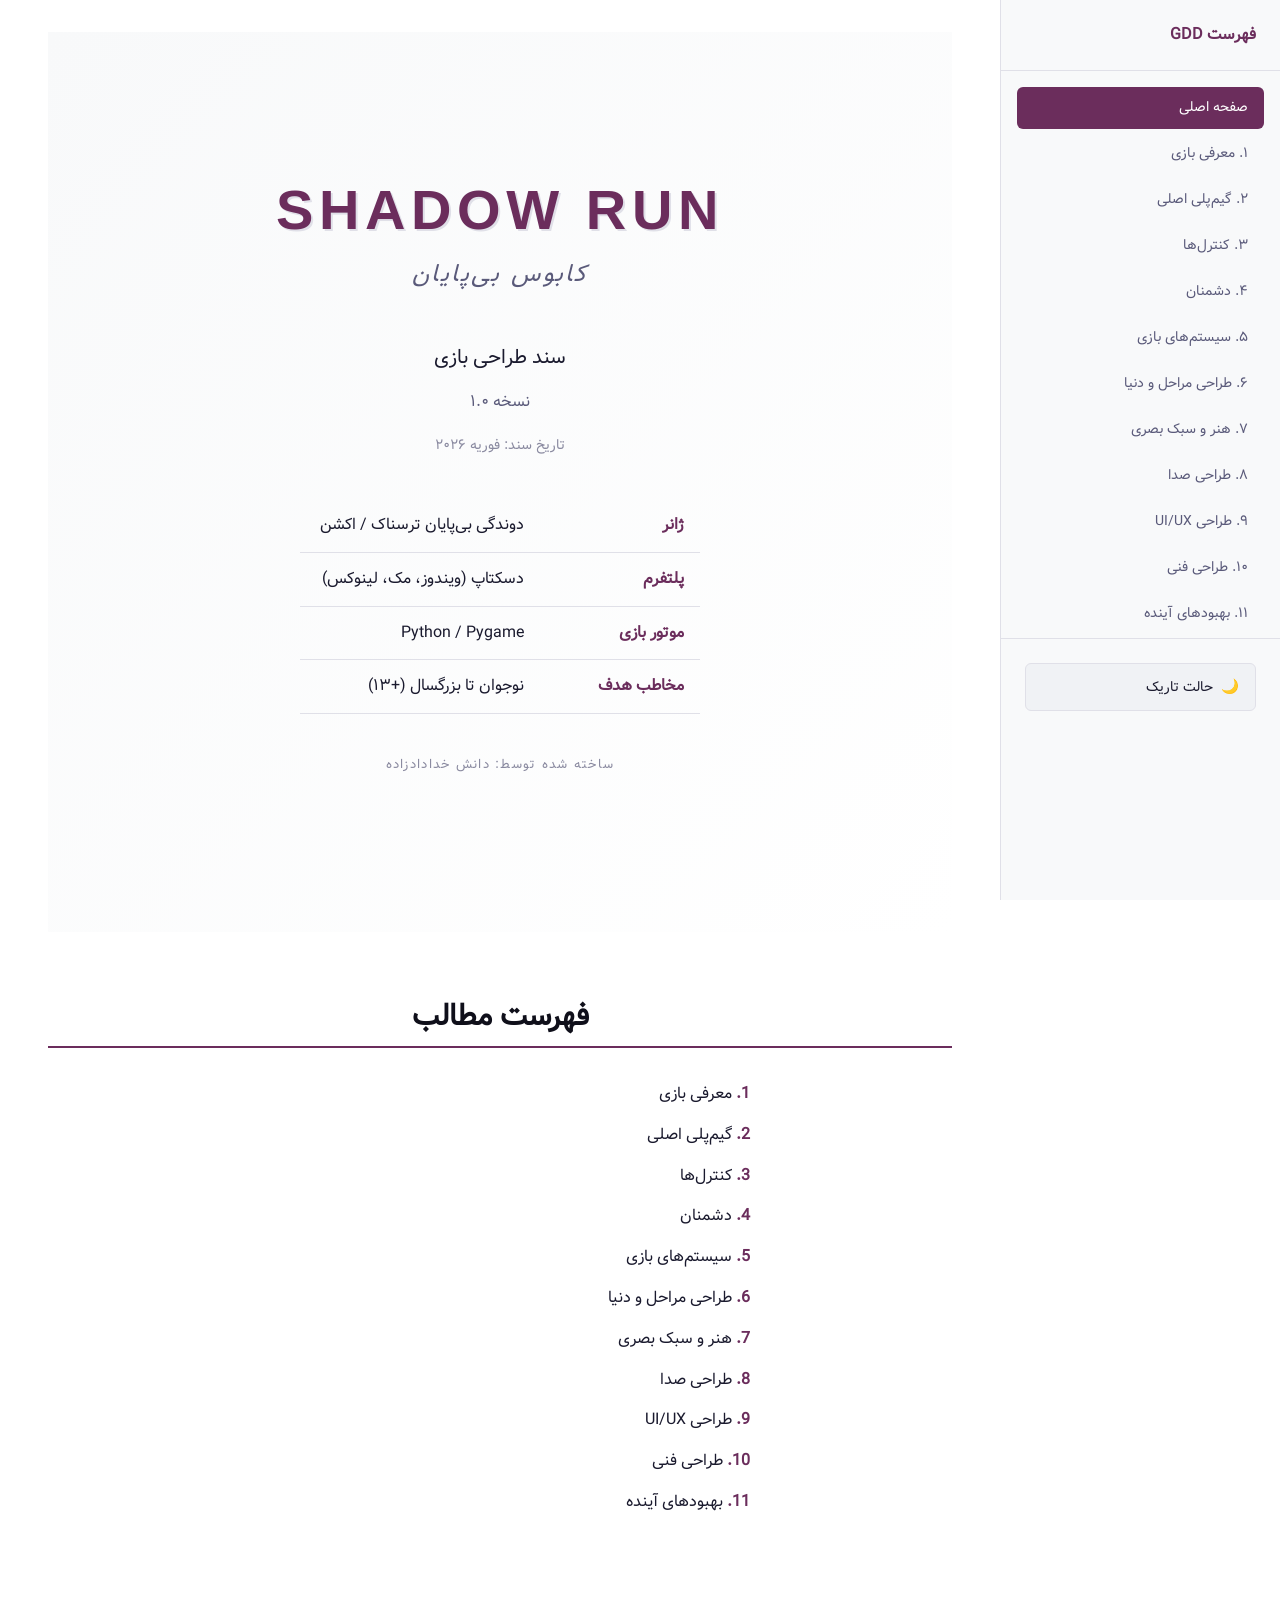
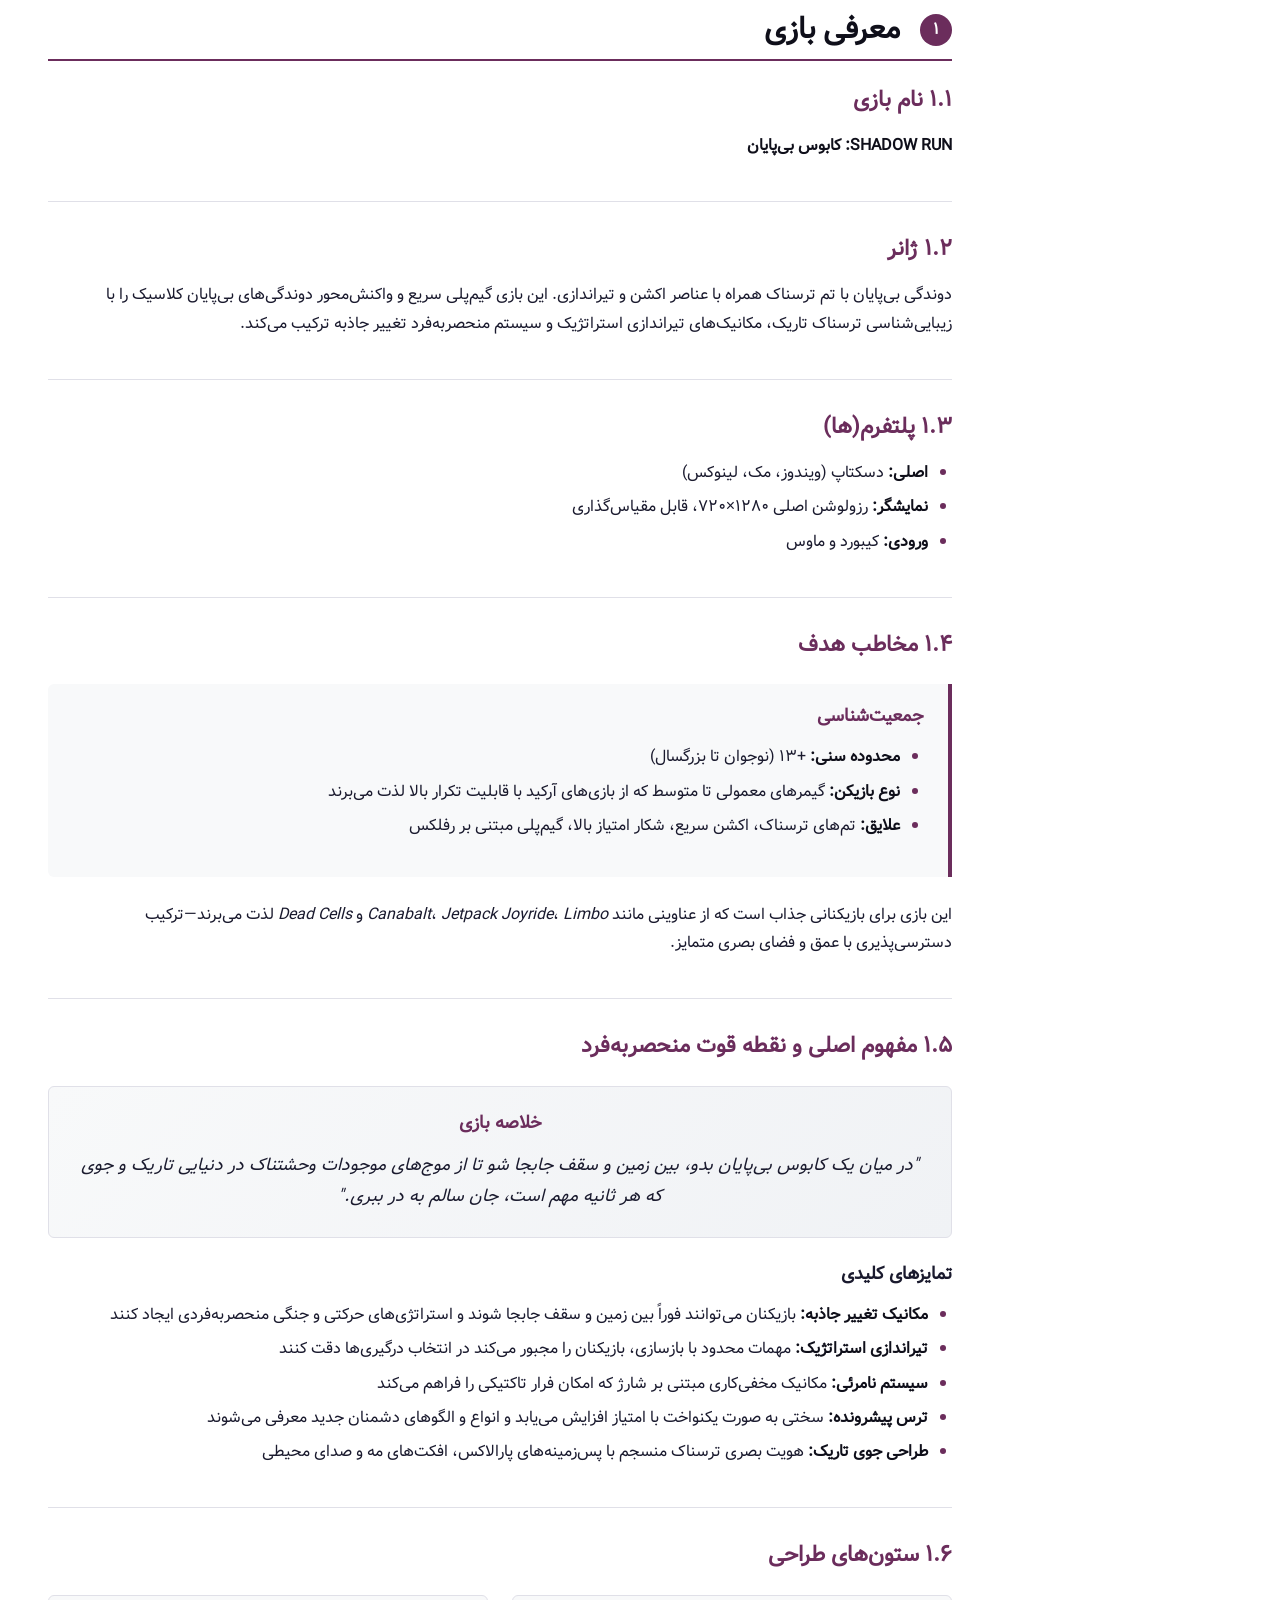
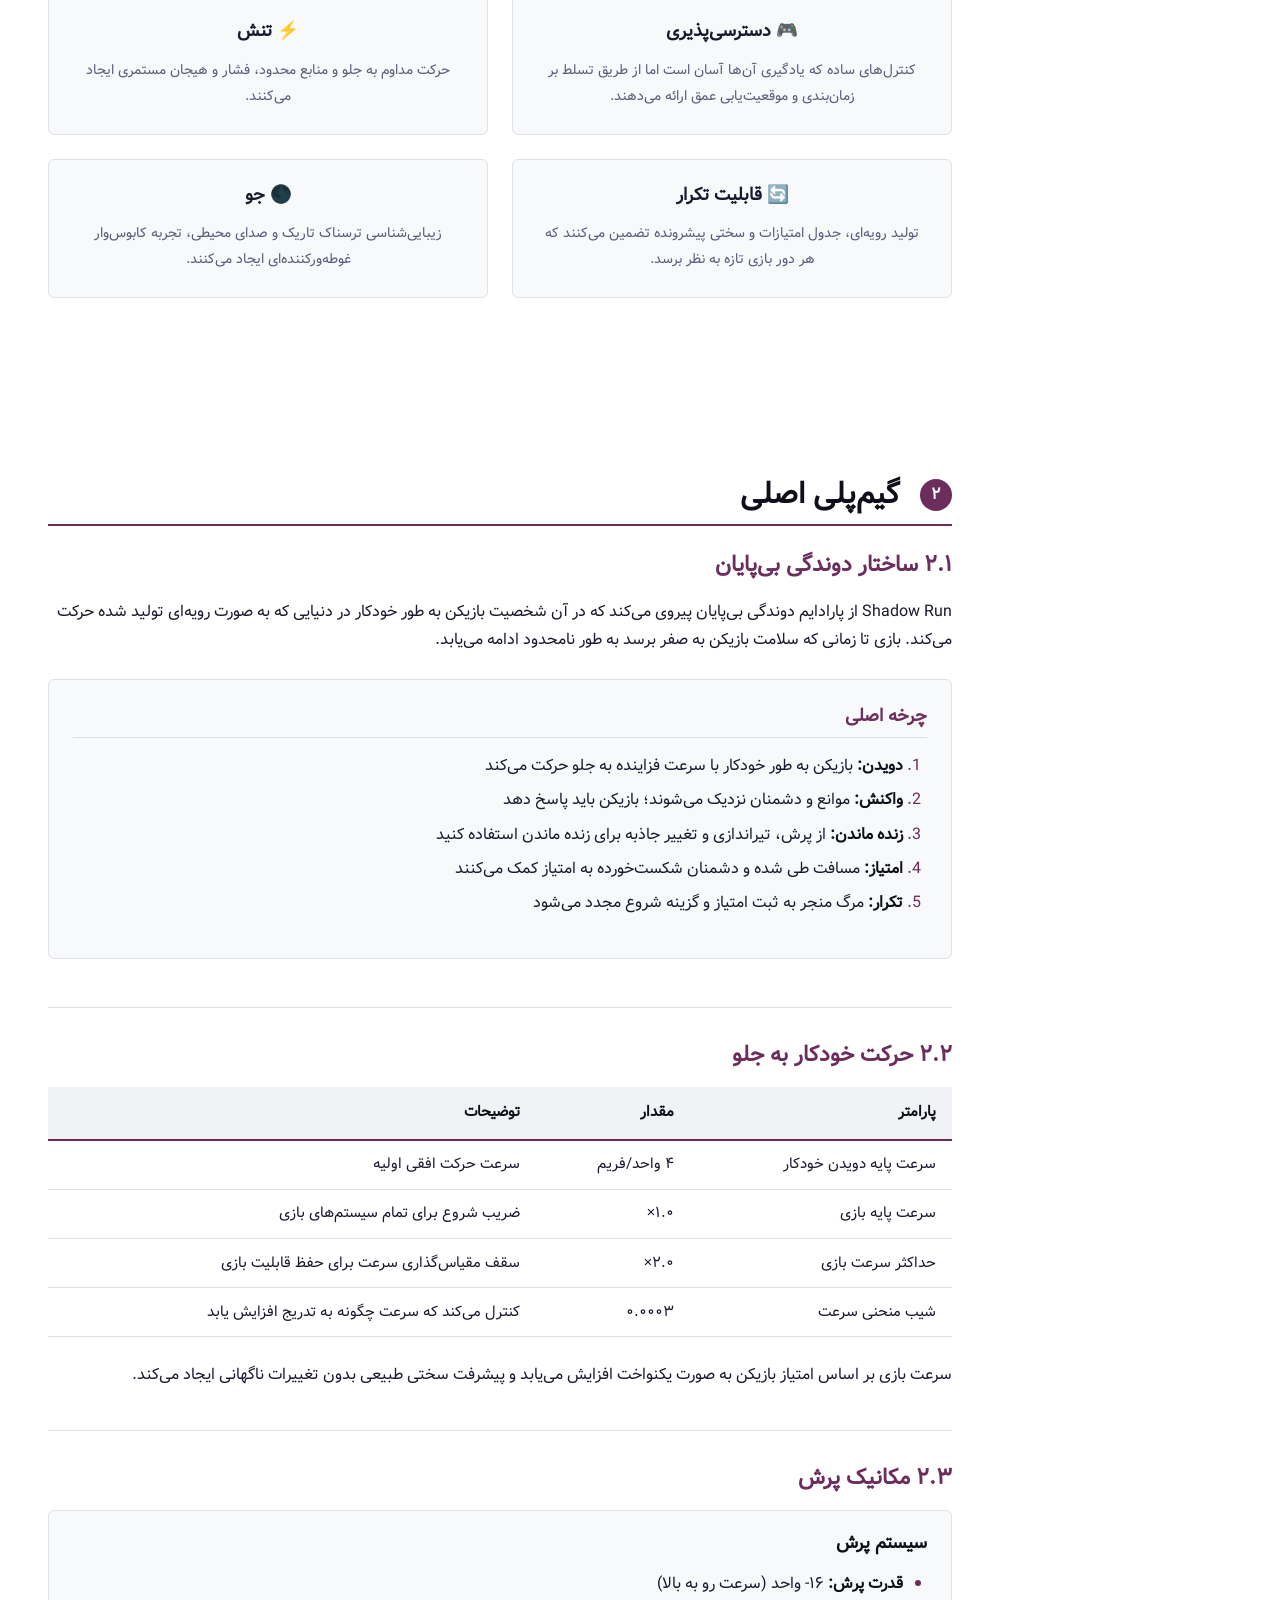
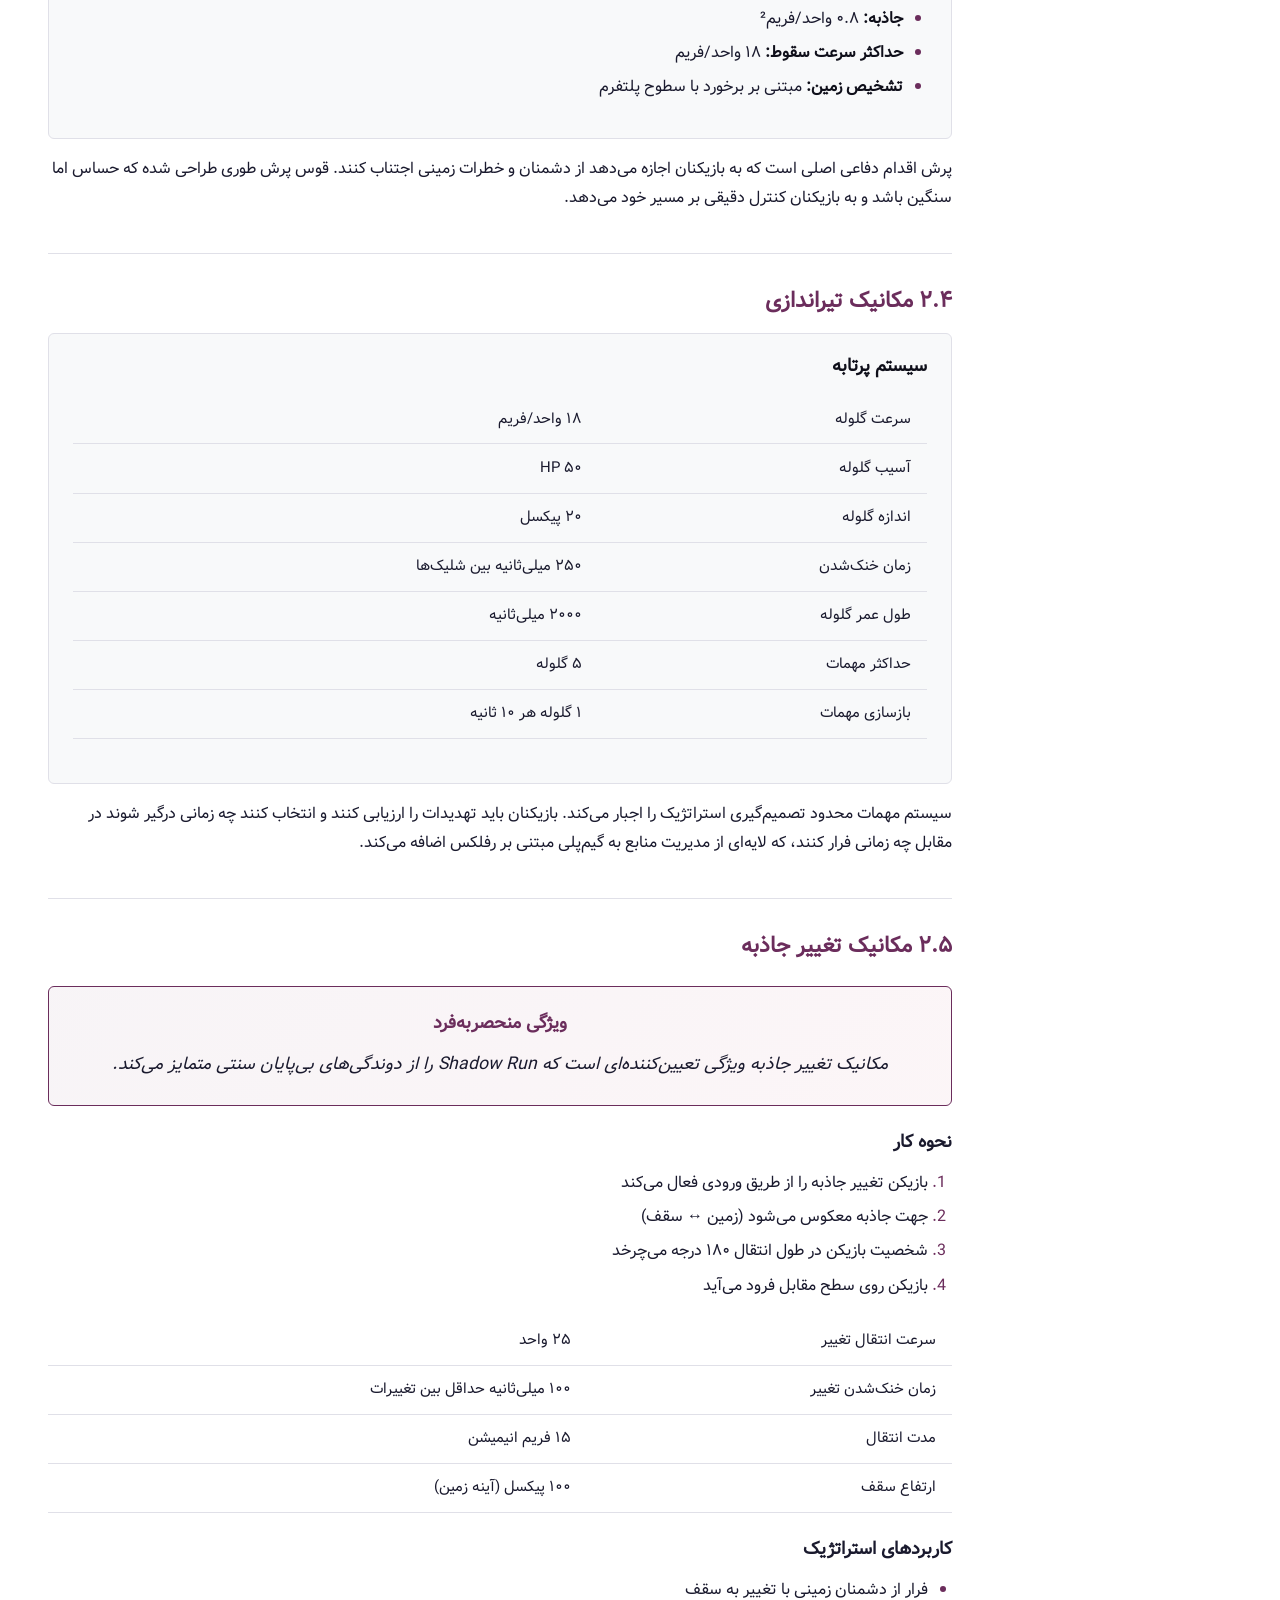
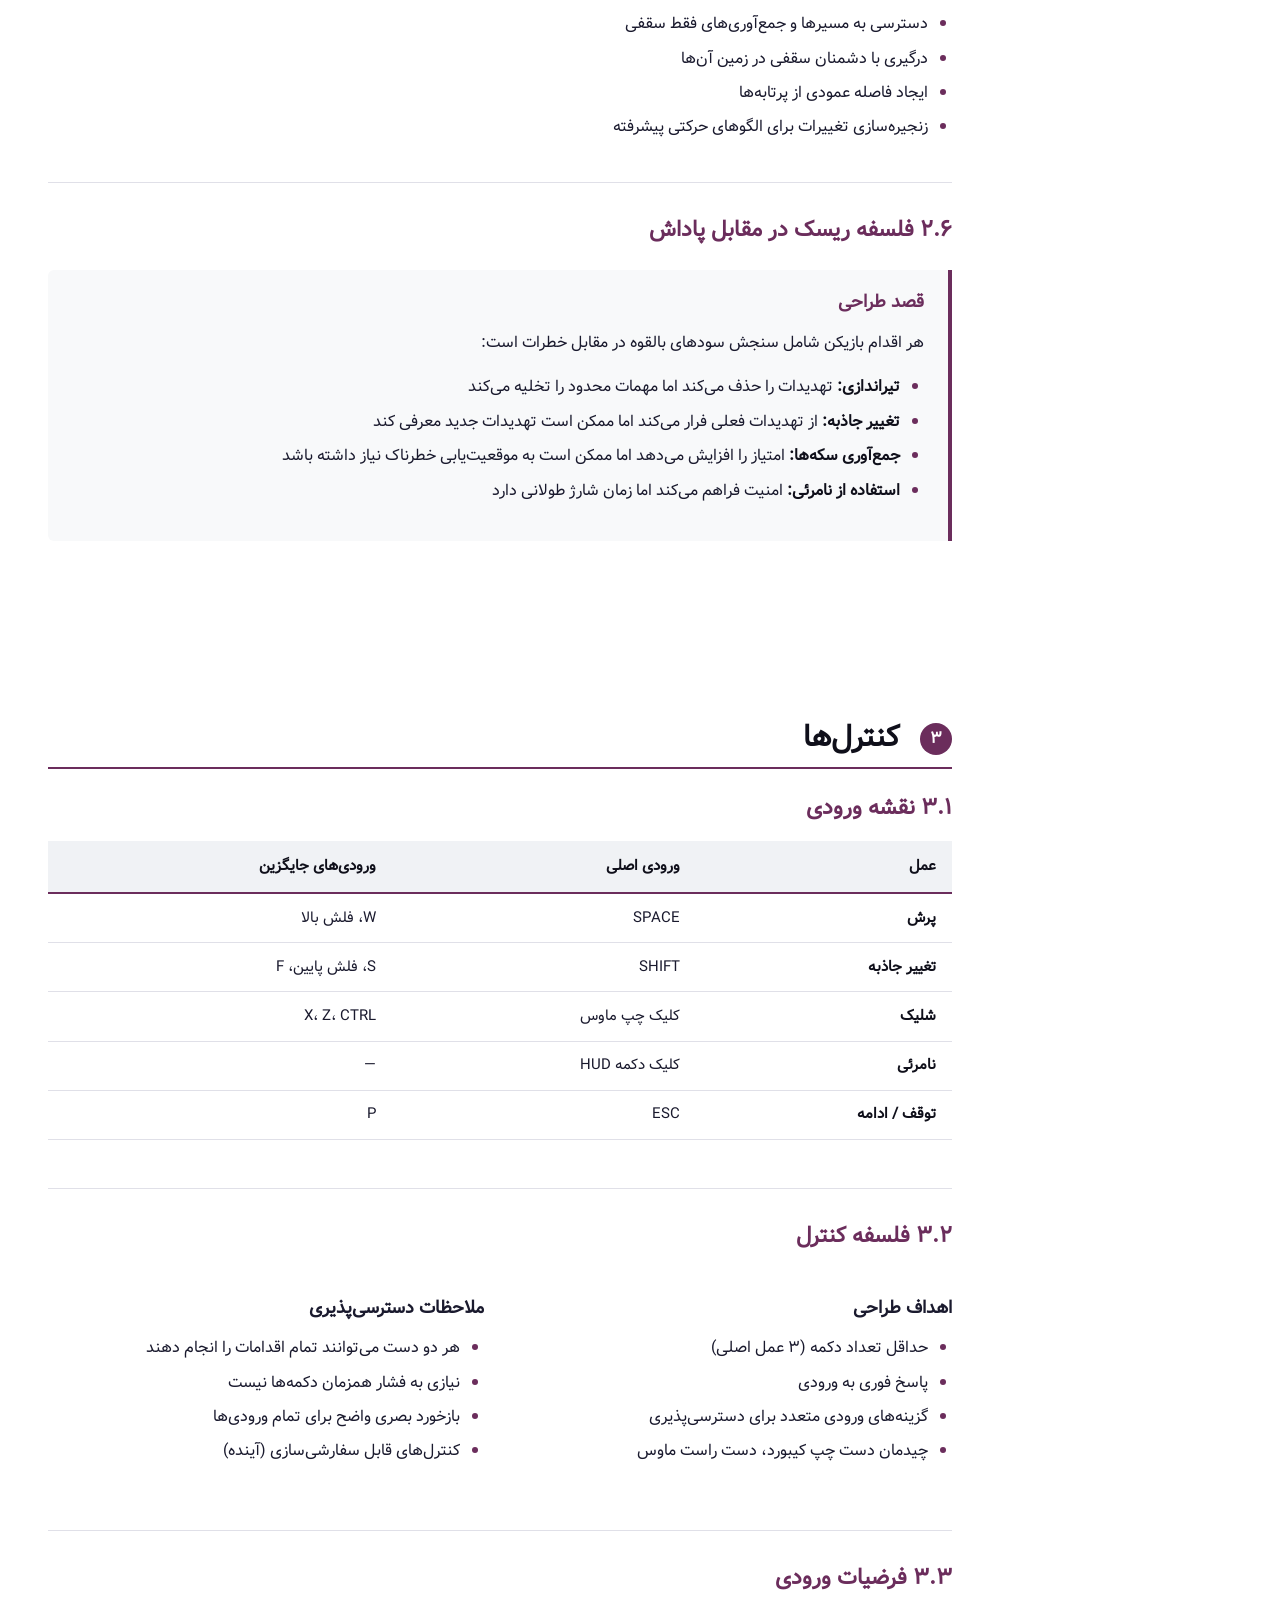
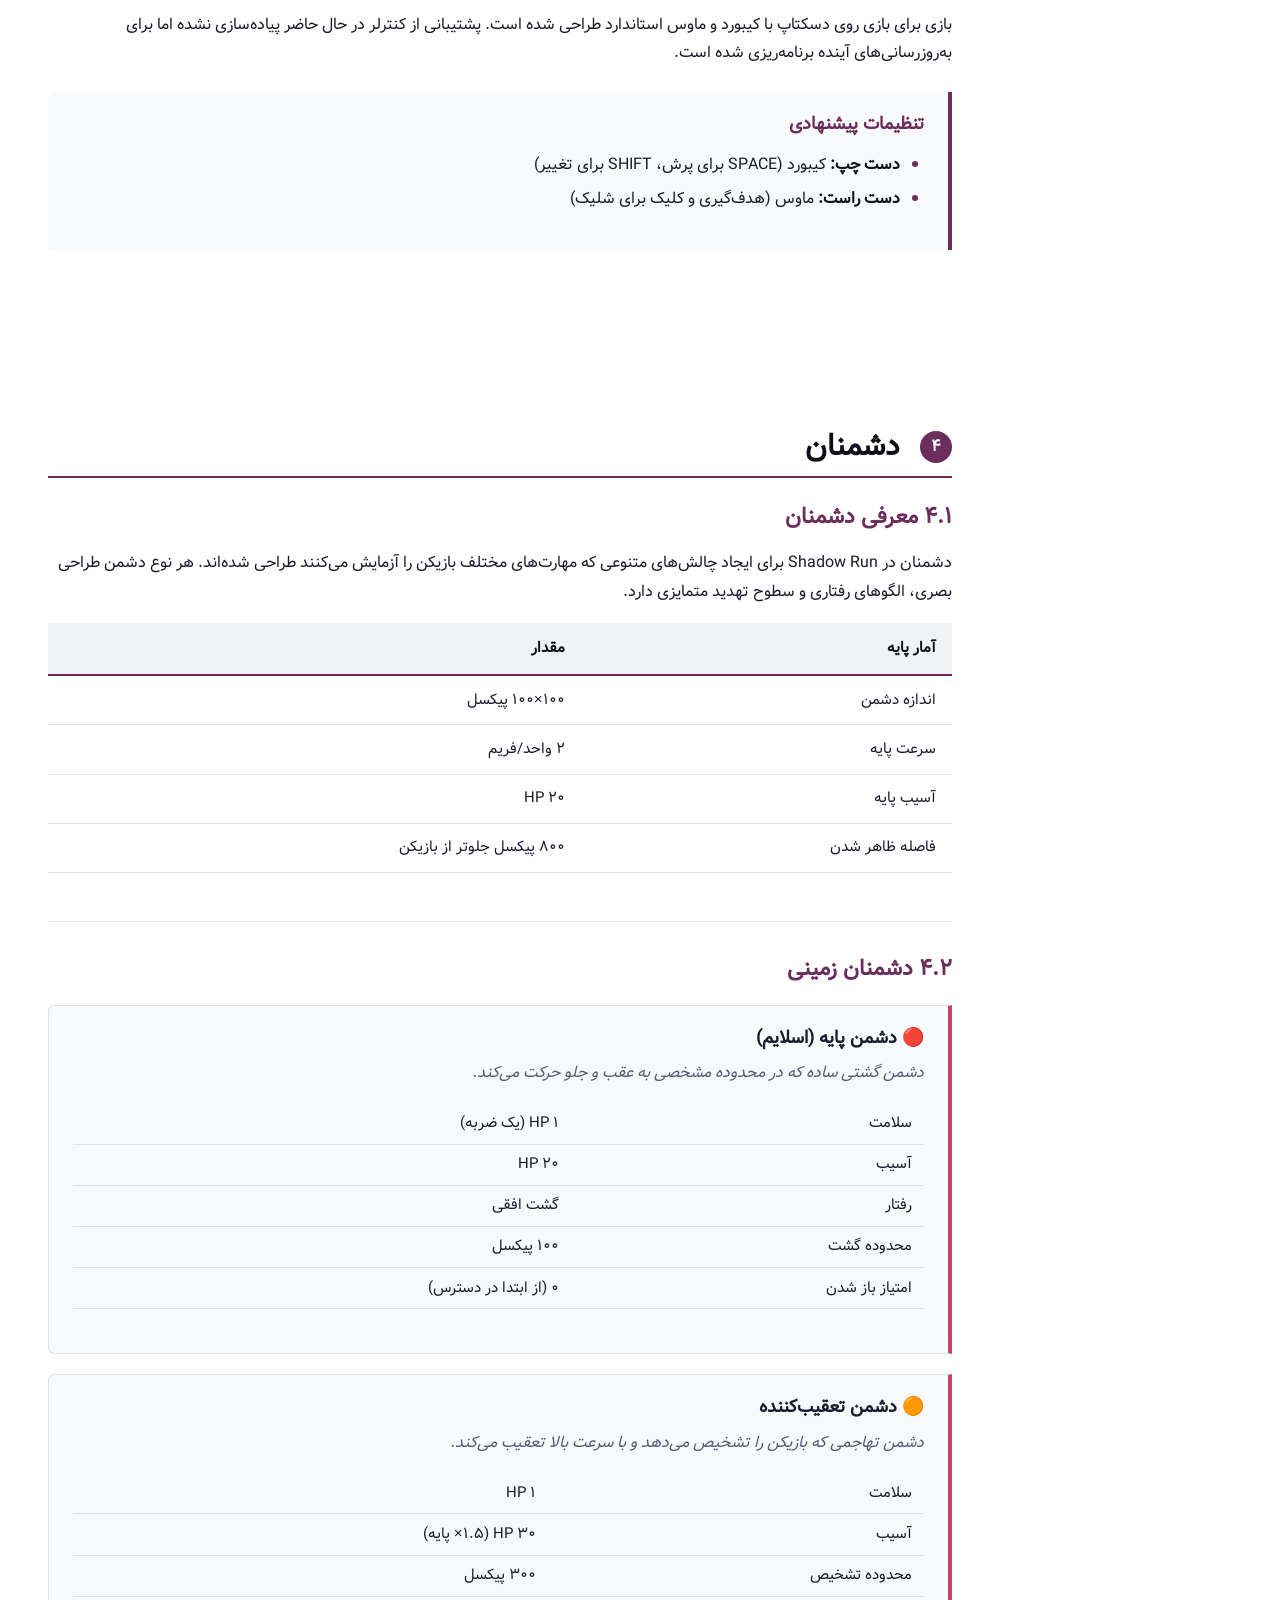
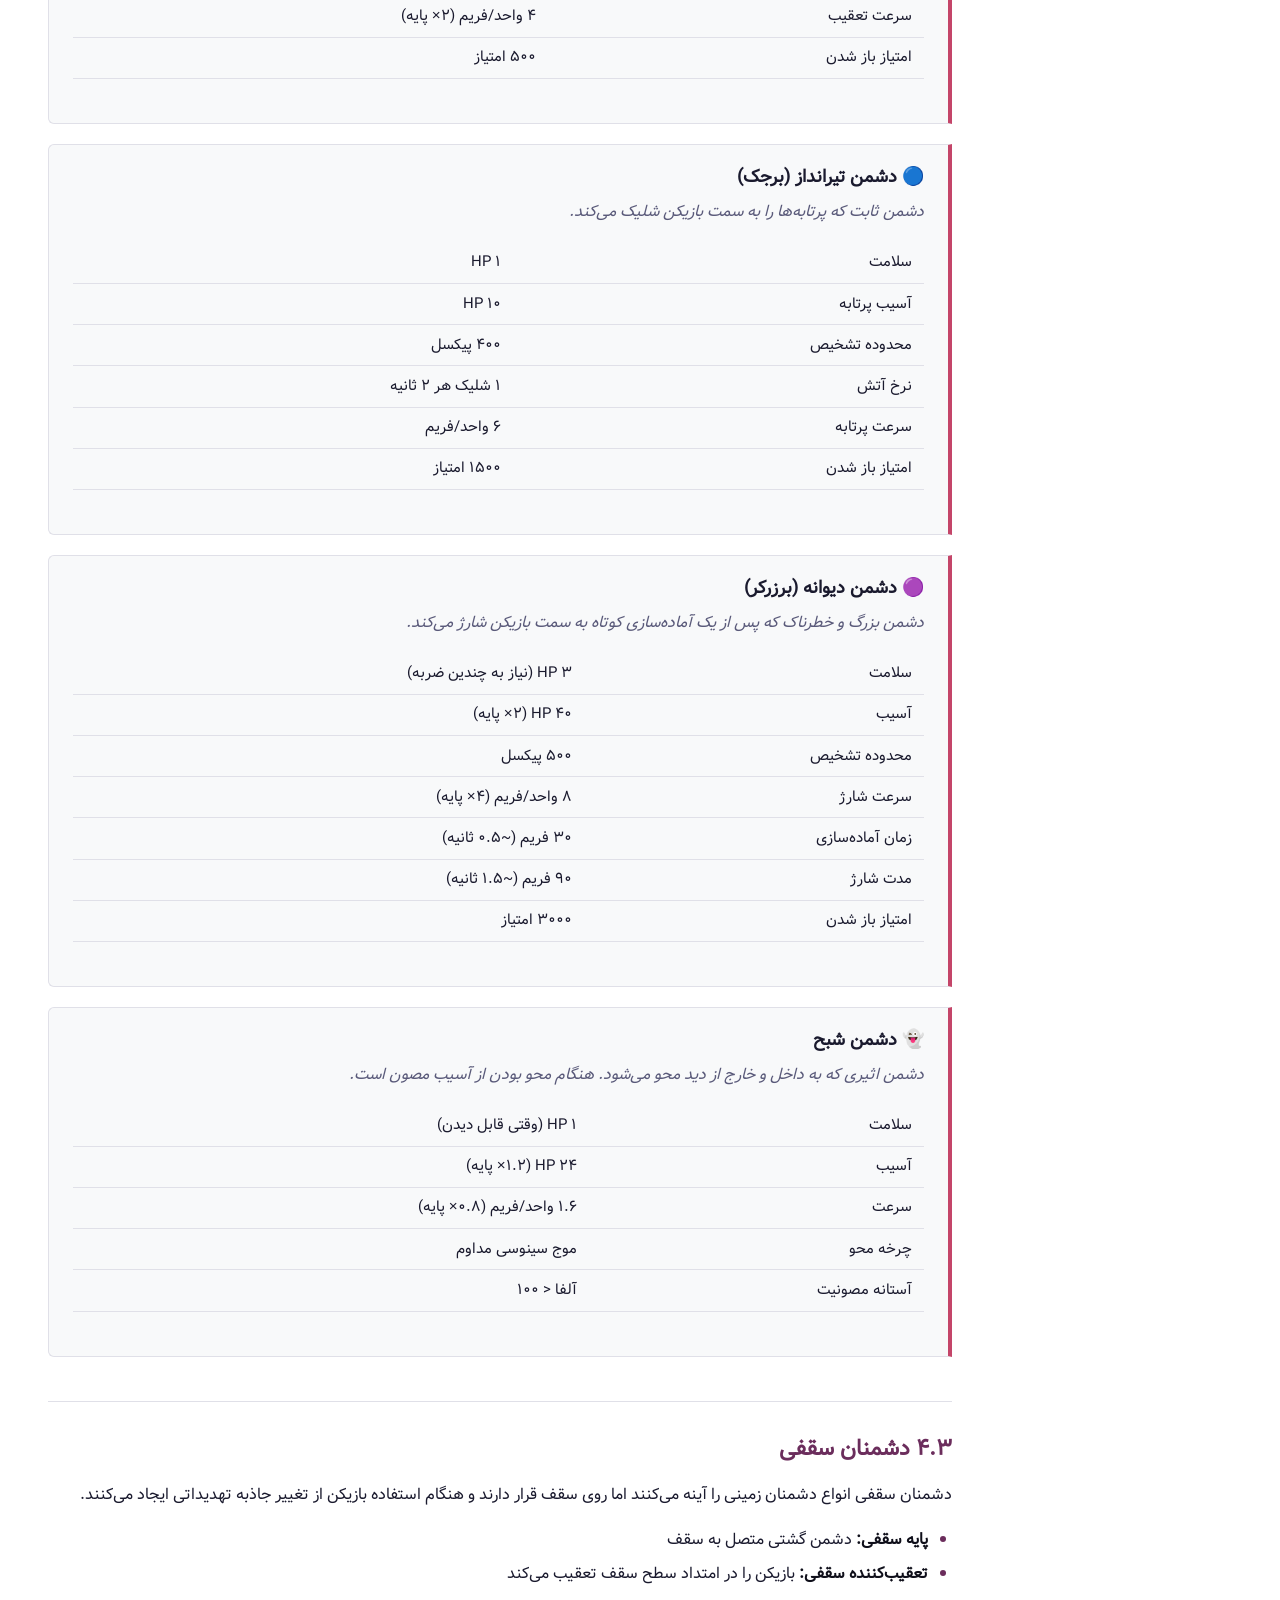
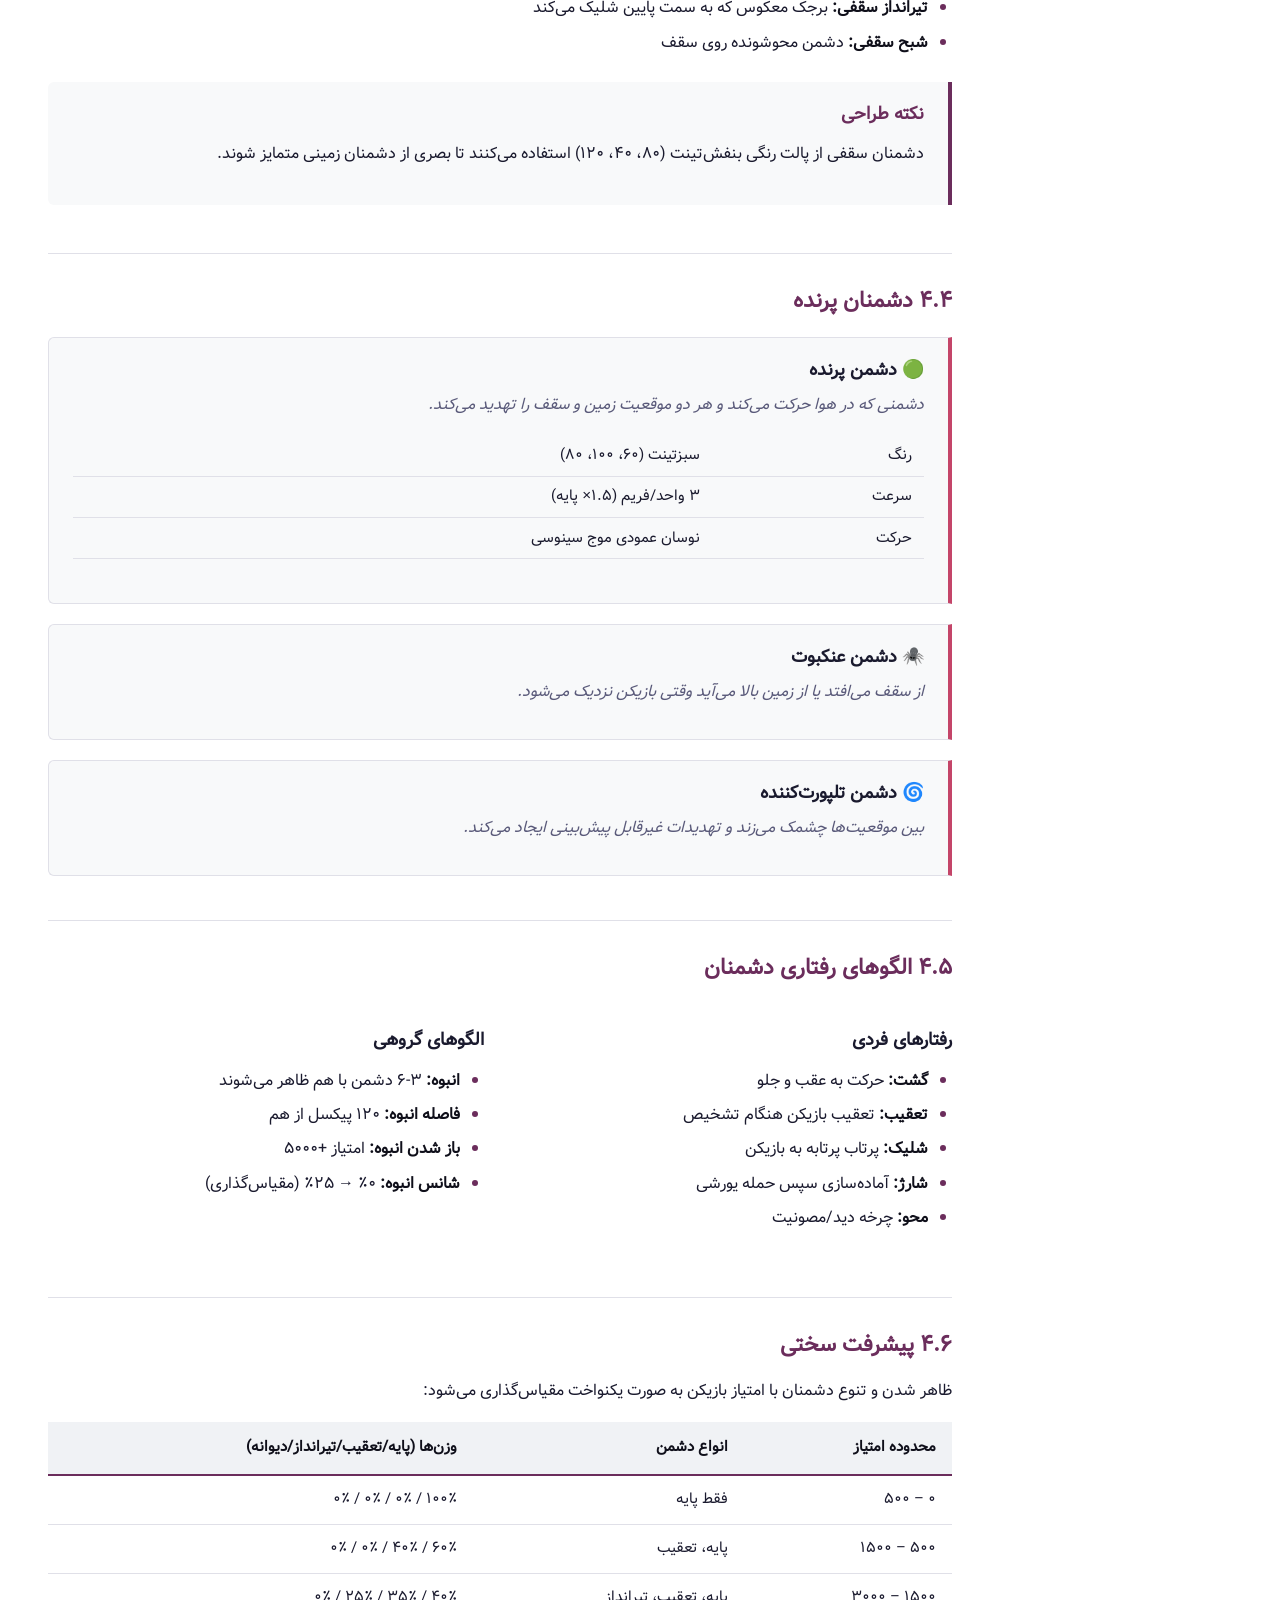
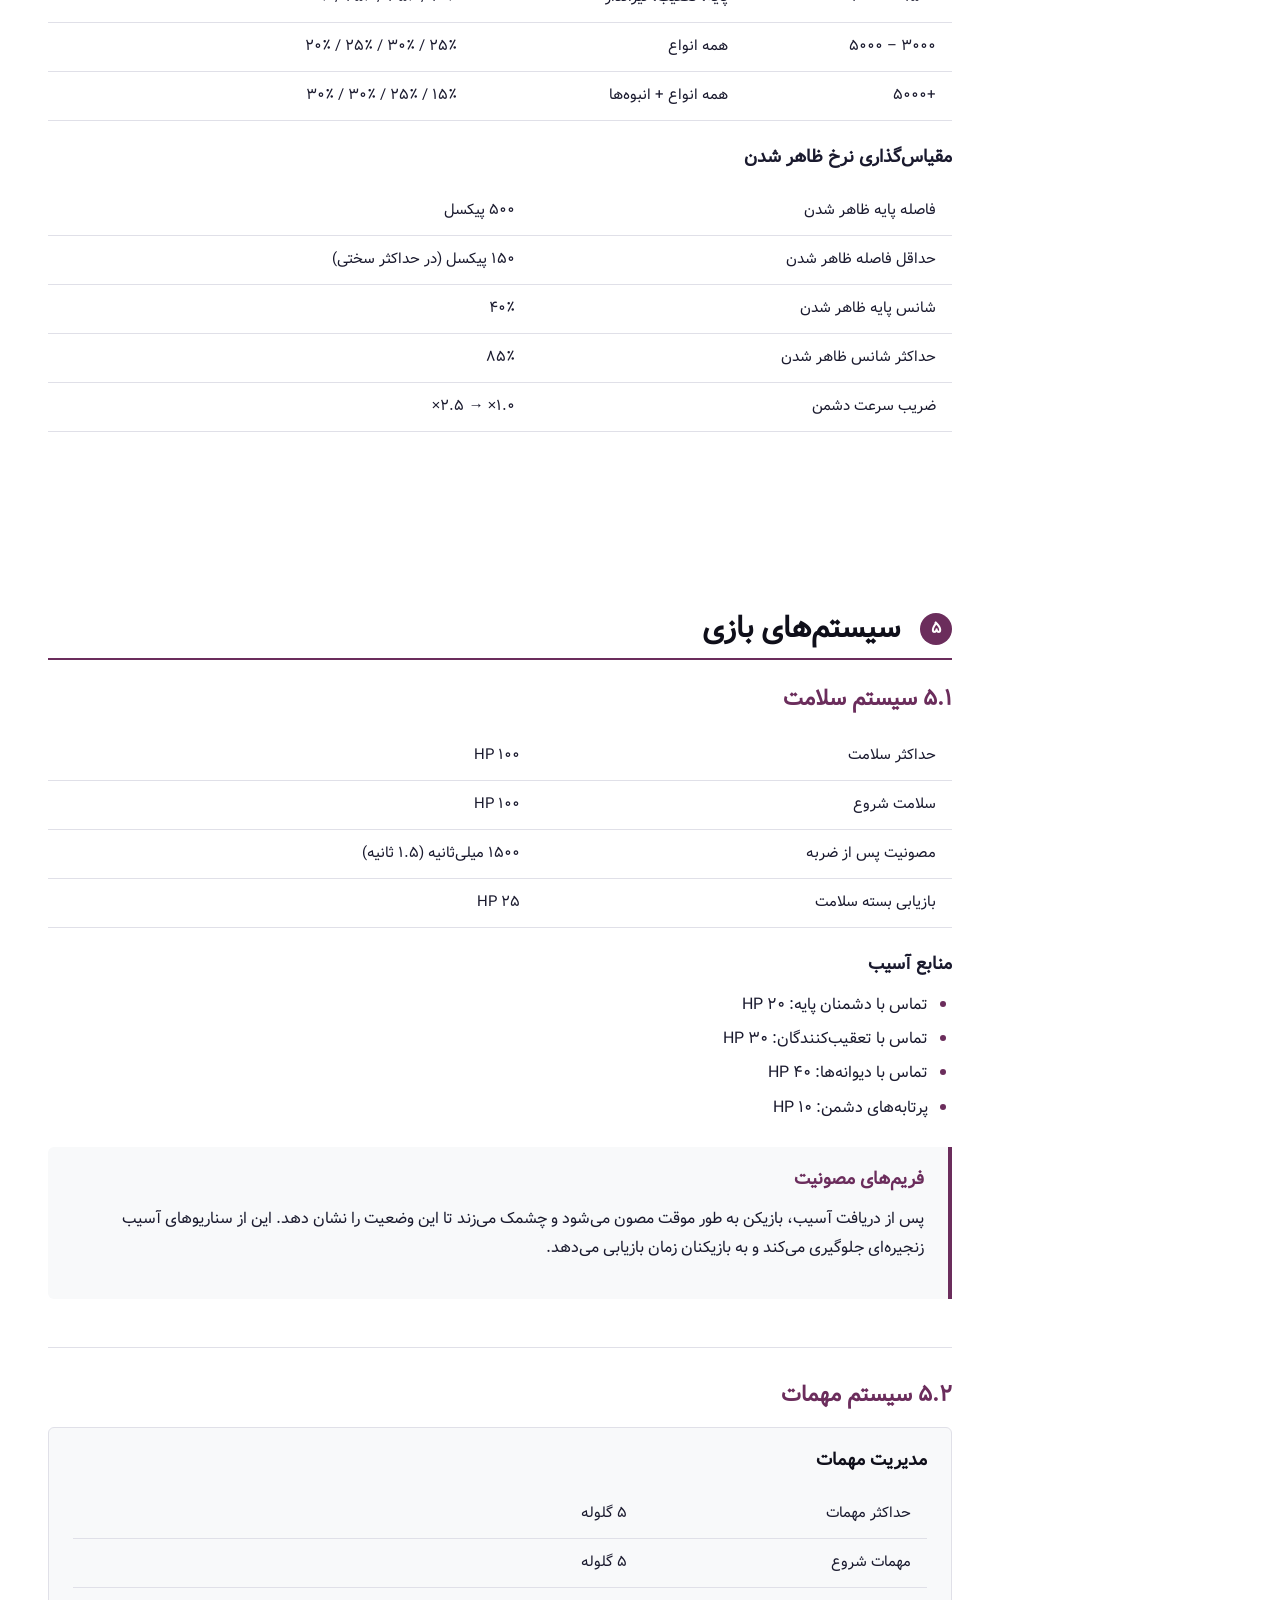
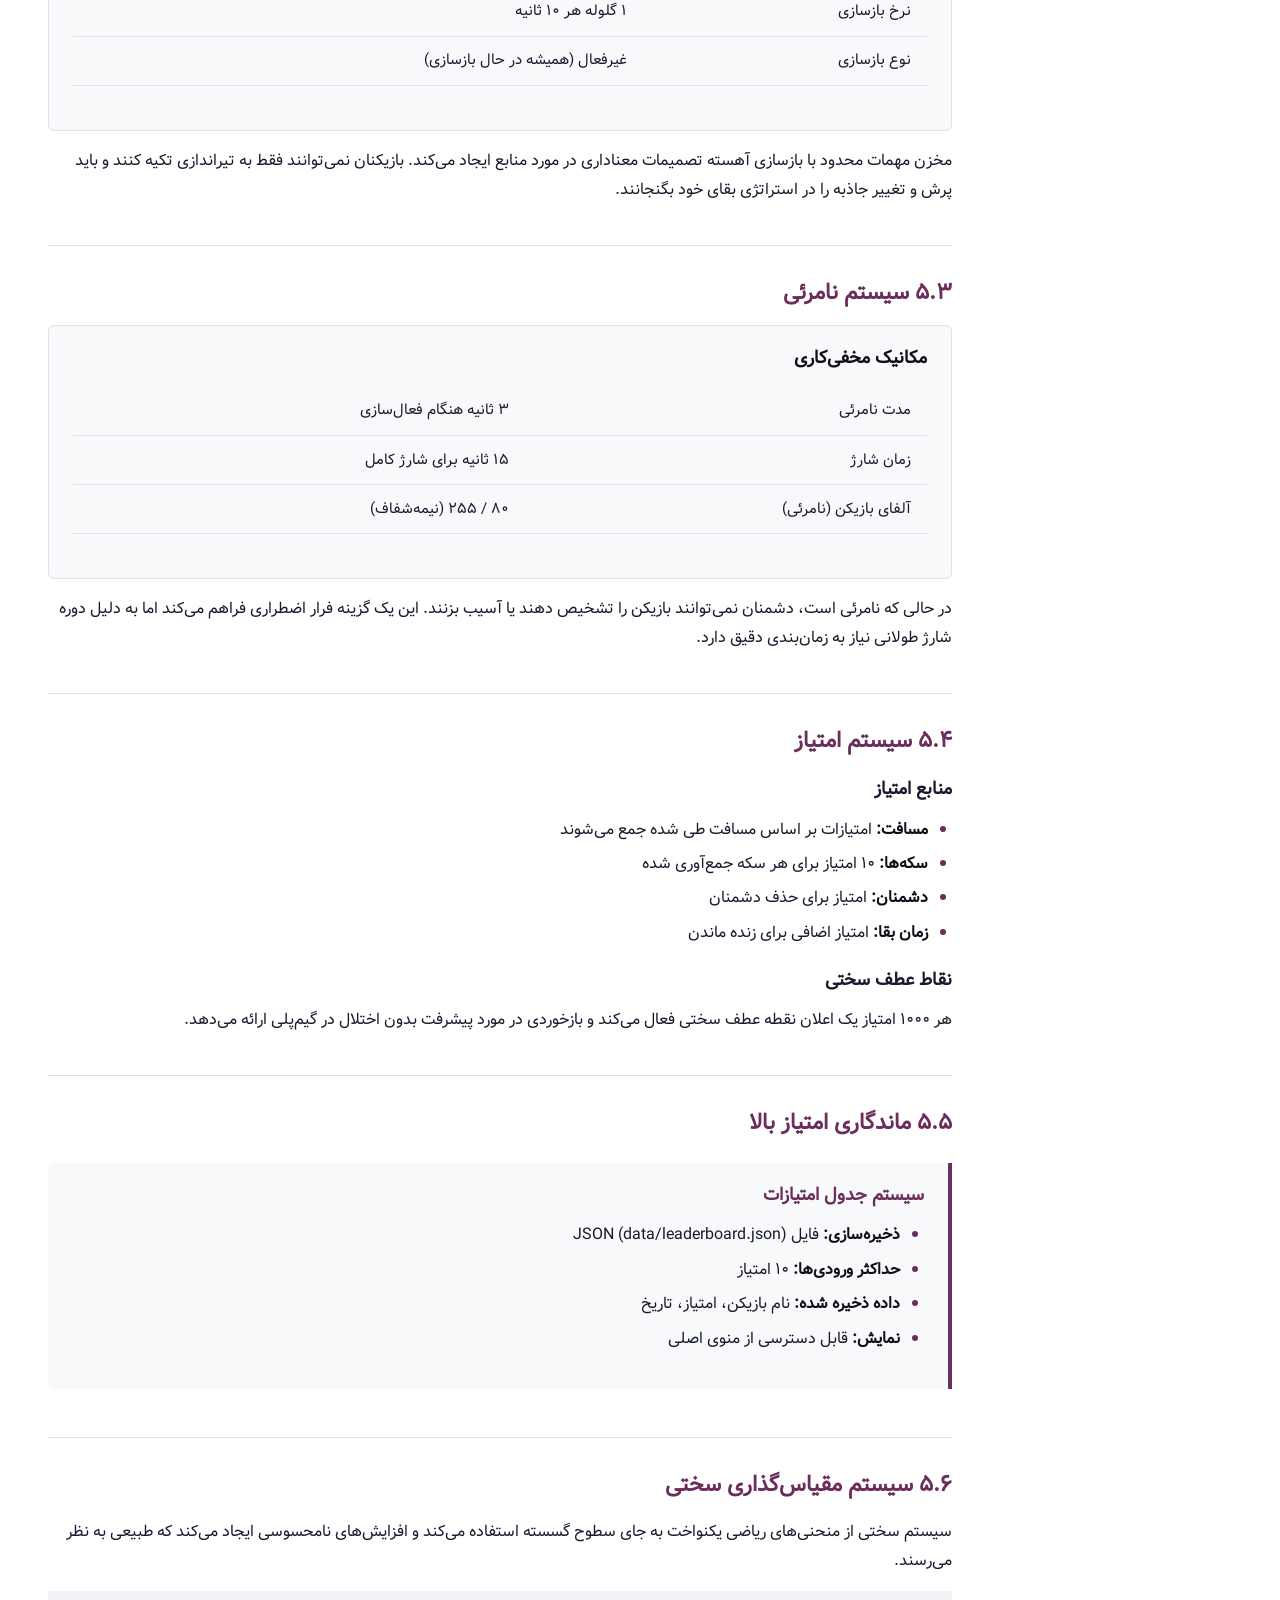
<file: docs/gdd-fa/index.html>
<!doctype html>
<html lang="fa" dir="rtl">
  <head>
    <meta charset="UTF-8" />
    <meta name="viewport" content="width=device-width, initial-scale=1.0" />
    <meta
      name="description"
      content="سند طراحی بازی Shadow Run: کابوس بی‌پایان - یک بازی دوندگی بی‌پایان با تم ترسناک"
    />
    <meta name="author" content="تیم توسعه Shadow Run" />
    <title>SHADOW RUN: کابوس بی‌پایان — سند طراحی بازی</title>
    <link rel="stylesheet" href="styles.css" />
  </head>
  <body>
    <!-- نوار ناوبری کناری -->
    <nav class="sidebar" id="sidebar">
      <div class="sidebar-header">
        <h2>فهرست GDD</h2>
        <button class="nav-toggle" id="navToggle" aria-label="تغییر ناوبری">
          ☰
        </button>
      </div>
      <ul class="nav-list">
        <li><a href="#cover">صفحه اصلی</a></li>
        <li><a href="#overview">۱. معرفی بازی</a></li>
        <li><a href="#gameplay">۲. گیم‌پلی اصلی</a></li>
        <li><a href="#controls">۳. کنترل‌ها</a></li>
        <li><a href="#enemies">۴. دشمنان</a></li>
        <li><a href="#systems">۵. سیستم‌های بازی</a></li>
        <li><a href="#level-design">۶. طراحی مراحل و دنیا</a></li>
        <li><a href="#art">۷. هنر و سبک بصری</a></li>
        <li><a href="#audio">۸. طراحی صدا</a></li>
        <li><a href="#ui-ux">۹. طراحی UI/UX</a></li>
        <li><a href="#technical">۱۰. طراحی فنی</a></li>
        <li><a href="#future">۱۱. بهبودهای آینده</a></li>
      </ul>
      <div class="sidebar-footer">
        <button
          class="theme-toggle"
          id="themeToggle"
          aria-label="تغییر حالت تاریک"
        >
          <span class="theme-icon">🌙</span>
          <span class="theme-text">حالت تاریک</span>
        </button>
      </div>
    </nav>

    <!-- محتوای اصلی -->
    <main class="content">
      <!-- صفحه جلد -->
      <section id="cover" class="cover-page">
        <div class="cover-content">
          <div class="game-logo">
            <h1 class="game-title">SHADOW RUN</h1>
            <p class="game-subtitle">کابوس بی‌پایان</p>
          </div>
          <div class="document-info">
            <h2>سند طراحی بازی</h2>
            <p class="version">نسخه ۱.۰</p>
            <p class="date">تاریخ سند: فوریه ۲۰۲۶</p>
          </div>
          <div class="metadata">
            <table class="info-table">
              <tr>
                <th>ژانر</th>
                <td>دوندگی بی‌پایان ترسناک / اکشن</td>
              </tr>
              <tr>
                <th>پلتفرم</th>
                <td>دسکتاپ (ویندوز، مک، لینوکس)</td>
              </tr>
              <tr>
                <th>موتور بازی</th>
                <td>Python / Pygame</td>
              </tr>
              <tr>
                <th>مخاطب هدف</th>
                <td>نوجوان تا بزرگسال (+۱۳)</td>
              </tr>
            </table>
          </div>
          <p class="confidential">ساخته شده توسط: دانش خدادادزاده</p>
        </div>
      </section>

      <!-- فهرست مطالب -->
      <section class="toc page-break-before">
        <h2>فهرست مطالب</h2>
        <ol class="toc-list">
          <li><a href="#overview">معرفی بازی</a></li>
          <li><a href="#gameplay">گیم‌پلی اصلی</a></li>
          <li><a href="#controls">کنترل‌ها</a></li>
          <li><a href="#enemies">دشمنان</a></li>
          <li><a href="#systems">سیستم‌های بازی</a></li>
          <li><a href="#level-design">طراحی مراحل و دنیا</a></li>
          <li><a href="#art">هنر و سبک بصری</a></li>
          <li><a href="#audio">طراحی صدا</a></li>
          <li><a href="#ui-ux">طراحی UI/UX</a></li>
          <li><a href="#technical">طراحی فنی</a></li>
          <li><a href="#future">بهبودهای آینده</a></li>
        </ol>
      </section>

      <!-- بخش ۱: معرفی بازی -->
      <section id="overview" class="gdd-section page-break-before">
        <h2><span class="section-number">۱</span> معرفی بازی</h2>

        <article class="subsection">
          <h3>۱.۱ نام بازی</h3>
          <p><strong>SHADOW RUN: کابوس بی‌پایان</strong></p>
        </article>

        <article class="subsection">
          <h3>۱.۲ ژانر</h3>
          <p>
            دوندگی بی‌پایان با تم ترسناک همراه با عناصر اکشن و تیراندازی. این
            بازی گیم‌پلی سریع و واکنش‌محور دوندگی‌های بی‌پایان کلاسیک را با
            زیبایی‌شناسی ترسناک تاریک، مکانیک‌های تیراندازی استراتژیک و سیستم
            منحصربه‌فرد تغییر جاذبه ترکیب می‌کند.
          </p>
        </article>

        <article class="subsection">
          <h3>۱.۳ پلتفرم(ها)</h3>
          <ul>
            <li><strong>اصلی:</strong> دسکتاپ (ویندوز، مک، لینوکس)</li>
            <li>
              <strong>نمایشگر:</strong> رزولوشن اصلی ۱۲۸۰×۷۲۰، قابل مقیاس‌گذاری
            </li>
            <li><strong>ورودی:</strong> کیبورد و ماوس</li>
          </ul>
        </article>

        <article class="subsection">
          <h3>۱.۴ مخاطب هدف</h3>
          <div class="info-box">
            <h4>جمعیت‌شناسی</h4>
            <ul>
              <li><strong>محدوده سنی:</strong> +۱۳ (نوجوان تا بزرگسال)</li>
              <li>
                <strong>نوع بازیکن:</strong> گیمرهای معمولی تا متوسط که از
                بازی‌های آرکید با قابلیت تکرار بالا لذت می‌برند
              </li>
              <li>
                <strong>علایق:</strong> تم‌های ترسناک، اکشن سریع، شکار امتیاز
                بالا، گیم‌پلی مبتنی بر رفلکس
              </li>
            </ul>
          </div>
          <p>
            این بازی برای بازیکنانی جذاب است که از عناوینی مانند
            <em>Canabalt</em>، <em>Jetpack Joyride</em>، <em>Limbo</em> و
            <em>Dead Cells</em> لذت می‌برند—ترکیب دسترسی‌پذیری با عمق و فضای
            بصری متمایز.
          </p>
        </article>

        <article class="subsection">
          <h3>۱.۵ مفهوم اصلی و نقطه قوت منحصربه‌فرد</h3>
          <div class="highlight-box">
            <h4>خلاصه بازی</h4>
            <p>
              <em
                >"در میان یک کابوس بی‌پایان بدو، بین زمین و سقف جابجا شو تا از
                موج‌های موجودات وحشتناک در دنیایی تاریک و جوی که هر ثانیه مهم
                است، جان سالم به در ببری."</em
              >
            </p>
          </div>

          <h4>تمایزهای کلیدی</h4>
          <ul>
            <li>
              <strong>مکانیک تغییر جاذبه:</strong> بازیکنان می‌توانند فوراً بین
              زمین و سقف جابجا شوند و استراتژی‌های حرکتی و جنگی منحصربه‌فردی
              ایجاد کنند
            </li>
            <li>
              <strong>تیراندازی استراتژیک:</strong> مهمات محدود با بازسازی،
              بازیکنان را مجبور می‌کند در انتخاب درگیری‌ها دقت کنند
            </li>
            <li>
              <strong>سیستم نامرئی:</strong> مکانیک مخفی‌کاری مبتنی بر شارژ که
              امکان فرار تاکتیکی را فراهم می‌کند
            </li>
            <li>
              <strong>ترس پیشرونده:</strong> سختی به صورت یکنواخت با امتیاز
              افزایش می‌یابد و انواع و الگوهای دشمنان جدید معرفی می‌شوند
            </li>
            <li>
              <strong>طراحی جوی تاریک:</strong> هویت بصری ترسناک منسجم با
              پس‌زمینه‌های پارالاکس، افکت‌های مه و صدای محیطی
            </li>
          </ul>
        </article>

        <article class="subsection">
          <h3>۱.۶ ستون‌های طراحی</h3>
          <div class="pillar-grid">
            <div class="pillar">
              <h4>🎮 دسترسی‌پذیری</h4>
              <p>
                کنترل‌های ساده که یادگیری آن‌ها آسان است اما از طریق تسلط بر
                زمان‌بندی و موقعیت‌یابی عمق ارائه می‌دهند.
              </p>
            </div>
            <div class="pillar">
              <h4>⚡ تنش</h4>
              <p>
                حرکت مداوم به جلو و منابع محدود، فشار و هیجان مستمری ایجاد
                می‌کنند.
              </p>
            </div>
            <div class="pillar">
              <h4>🔄 قابلیت تکرار</h4>
              <p>
                تولید رویه‌ای، جدول امتیازات و سختی پیشرونده تضمین می‌کنند که هر
                دور بازی تازه به نظر برسد.
              </p>
            </div>
            <div class="pillar">
              <h4>🌑 جو</h4>
              <p>
                زیبایی‌شناسی ترسناک تاریک و صدای محیطی، تجربه کابوس‌وار
                غوطه‌ورکننده‌ای ایجاد می‌کنند.
              </p>
            </div>
          </div>
        </article>
      </section>

      <!-- بخش ۲: گیم‌پلی اصلی -->
      <section id="gameplay" class="gdd-section page-break-before">
        <h2><span class="section-number">۲</span> گیم‌پلی اصلی</h2>

        <article class="subsection">
          <h3>۲.۱ ساختار دوندگی بی‌پایان</h3>
          <p>
            Shadow Run از پارادایم دوندگی بی‌پایان پیروی می‌کند که در آن شخصیت
            بازیکن به طور خودکار در دنیایی که به صورت رویه‌ای تولید شده حرکت
            می‌کند. بازی تا زمانی که سلامت بازیکن به صفر برسد به طور نامحدود
            ادامه می‌یابد.
          </p>

          <div class="feature-box">
            <h4>چرخه اصلی</h4>
            <ol>
              <li>
                <strong>دویدن:</strong> بازیکن به طور خودکار با سرعت فزاینده به
                جلو حرکت می‌کند
              </li>
              <li>
                <strong>واکنش:</strong> موانع و دشمنان نزدیک می‌شوند؛ بازیکن
                باید پاسخ دهد
              </li>
              <li>
                <strong>زنده ماندن:</strong> از پرش، تیراندازی و تغییر جاذبه
                برای زنده ماندن استفاده کنید
              </li>
              <li>
                <strong>امتیاز:</strong> مسافت طی شده و دشمنان شکست‌خورده به
                امتیاز کمک می‌کنند
              </li>
              <li>
                <strong>تکرار:</strong> مرگ منجر به ثبت امتیاز و گزینه شروع مجدد
                می‌شود
              </li>
            </ol>
          </div>
        </article>

        <article class="subsection">
          <h3>۲.۲ حرکت خودکار به جلو</h3>
          <table class="data-table">
            <thead>
              <tr>
                <th>پارامتر</th>
                <th>مقدار</th>
                <th>توضیحات</th>
              </tr>
            </thead>
            <tbody>
              <tr>
                <td>سرعت پایه دویدن خودکار</td>
                <td>۴ واحد/فریم</td>
                <td>سرعت حرکت افقی اولیه</td>
              </tr>
              <tr>
                <td>سرعت پایه بازی</td>
                <td>۱.۰×</td>
                <td>ضریب شروع برای تمام سیستم‌های بازی</td>
              </tr>
              <tr>
                <td>حداکثر سرعت بازی</td>
                <td>۲.۰×</td>
                <td>سقف مقیاس‌گذاری سرعت برای حفظ قابلیت بازی</td>
              </tr>
              <tr>
                <td>شیب منحنی سرعت</td>
                <td>۰.۰۰۰۳</td>
                <td>کنترل می‌کند که سرعت چگونه به تدریج افزایش یابد</td>
              </tr>
            </tbody>
          </table>
          <p>
            سرعت بازی بر اساس امتیاز بازیکن به صورت یکنواخت افزایش می‌یابد و
            پیشرفت سختی طبیعی بدون تغییرات ناگهانی ایجاد می‌کند.
          </p>
        </article>

        <article class="subsection">
          <h3>۲.۳ مکانیک پرش</h3>
          <div class="mechanic-card">
            <h4>سیستم پرش</h4>
            <ul>
              <li><strong>قدرت پرش:</strong> ‎-۱۶ واحد (سرعت رو به بالا)</li>
              <li><strong>جاذبه:</strong> ۰.۸ واحد/فریم²</li>
              <li><strong>حداکثر سرعت سقوط:</strong> ۱۸ واحد/فریم</li>
              <li>
                <strong>تشخیص زمین:</strong> مبتنی بر برخورد با سطوح پلتفرم
              </li>
            </ul>
          </div>
          <p>
            پرش اقدام دفاعی اصلی است که به بازیکنان اجازه می‌دهد از دشمنان و
            خطرات زمینی اجتناب کنند. قوس پرش طوری طراحی شده که حساس اما سنگین
            باشد و به بازیکنان کنترل دقیقی بر مسیر خود می‌دهد.
          </p>
        </article>

        <article class="subsection">
          <h3>۲.۴ مکانیک تیراندازی</h3>
          <div class="mechanic-card">
            <h4>سیستم پرتابه</h4>
            <table class="data-table">
              <tbody>
                <tr>
                  <td>سرعت گلوله</td>
                  <td>۱۸ واحد/فریم</td>
                </tr>
                <tr>
                  <td>آسیب گلوله</td>
                  <td>۵۰ HP</td>
                </tr>
                <tr>
                  <td>اندازه گلوله</td>
                  <td>۲۰ پیکسل</td>
                </tr>
                <tr>
                  <td>زمان خنک‌شدن</td>
                  <td>۲۵۰ میلی‌ثانیه بین شلیک‌ها</td>
                </tr>
                <tr>
                  <td>طول عمر گلوله</td>
                  <td>۲۰۰۰ میلی‌ثانیه</td>
                </tr>
                <tr>
                  <td>حداکثر مهمات</td>
                  <td>۵ گلوله</td>
                </tr>
                <tr>
                  <td>بازسازی مهمات</td>
                  <td>۱ گلوله هر ۱۰ ثانیه</td>
                </tr>
              </tbody>
            </table>
          </div>
          <p>
            سیستم مهمات محدود تصمیم‌گیری استراتژیک را اجبار می‌کند. بازیکنان
            باید تهدیدات را ارزیابی کنند و انتخاب کنند چه زمانی درگیر شوند در
            مقابل چه زمانی فرار کنند، که لایه‌ای از مدیریت منابع به گیم‌پلی
            مبتنی بر رفلکس اضافه می‌کند.
          </p>
        </article>

        <article class="subsection">
          <h3>۲.۵ مکانیک تغییر جاذبه</h3>
          <div class="highlight-box accent">
            <h4>ویژگی منحصربه‌فرد</h4>
            <p>
              مکانیک تغییر جاذبه ویژگی تعیین‌کننده‌ای است که Shadow Run را از
              دوندگی‌های بی‌پایان سنتی متمایز می‌کند.
            </p>
          </div>

          <h4>نحوه کار</h4>
          <ol>
            <li>بازیکن تغییر جاذبه را از طریق ورودی فعال می‌کند</li>
            <li>جهت جاذبه معکوس می‌شود (زمین ↔ سقف)</li>
            <li>شخصیت بازیکن در طول انتقال ۱۸۰ درجه می‌چرخد</li>
            <li>بازیکن روی سطح مقابل فرود می‌آید</li>
          </ol>

          <table class="data-table">
            <tbody>
              <tr>
                <td>سرعت انتقال تغییر</td>
                <td>۲۵ واحد</td>
              </tr>
              <tr>
                <td>زمان خنک‌شدن تغییر</td>
                <td>۱۰۰ میلی‌ثانیه حداقل بین تغییرات</td>
              </tr>
              <tr>
                <td>مدت انتقال</td>
                <td>۱۵ فریم انیمیشن</td>
              </tr>
              <tr>
                <td>ارتفاع سقف</td>
                <td>۱۰۰ پیکسل (آینه زمین)</td>
              </tr>
            </tbody>
          </table>

          <h4>کاربردهای استراتژیک</h4>
          <ul>
            <li>فرار از دشمنان زمینی با تغییر به سقف</li>
            <li>دسترسی به مسیرها و جمع‌آوری‌های فقط سقفی</li>
            <li>درگیری با دشمنان سقفی در زمین آن‌ها</li>
            <li>ایجاد فاصله عمودی از پرتابه‌ها</li>
            <li>زنجیره‌سازی تغییرات برای الگوهای حرکتی پیشرفته</li>
          </ul>
        </article>

        <article class="subsection">
          <h3>۲.۶ فلسفه ریسک در مقابل پاداش</h3>
          <div class="info-box">
            <h4>قصد طراحی</h4>
            <p>هر اقدام بازیکن شامل سنجش سودهای بالقوه در مقابل خطرات است:</p>
            <ul>
              <li>
                <strong>تیراندازی:</strong> تهدیدات را حذف می‌کند اما مهمات
                محدود را تخلیه می‌کند
              </li>
              <li>
                <strong>تغییر جاذبه:</strong> از تهدیدات فعلی فرار می‌کند اما
                ممکن است تهدیدات جدید معرفی کند
              </li>
              <li>
                <strong>جمع‌آوری سکه‌ها:</strong> امتیاز را افزایش می‌دهد اما
                ممکن است به موقعیت‌یابی خطرناک نیاز داشته باشد
              </li>
              <li>
                <strong>استفاده از نامرئی:</strong> امنیت فراهم می‌کند اما زمان
                شارژ طولانی دارد
              </li>
            </ul>
          </div>
        </article>
      </section>

      <!-- بخش ۳: کنترل‌ها -->
      <section id="controls" class="gdd-section page-break-before">
        <h2><span class="section-number">۳</span> کنترل‌ها</h2>

        <article class="subsection">
          <h3>۳.۱ نقشه ورودی</h3>
          <table class="data-table controls-table">
            <thead>
              <tr>
                <th>عمل</th>
                <th>ورودی اصلی</th>
                <th>ورودی‌های جایگزین</th>
              </tr>
            </thead>
            <tbody>
              <tr>
                <td><strong>پرش</strong></td>
                <td>SPACE</td>
                <td>W، فلش بالا</td>
              </tr>
              <tr>
                <td><strong>تغییر جاذبه</strong></td>
                <td>SHIFT</td>
                <td>S، فلش پایین، F</td>
              </tr>
              <tr>
                <td><strong>شلیک</strong></td>
                <td>کلیک چپ ماوس</td>
                <td>X، Z، CTRL</td>
              </tr>
              <tr>
                <td><strong>نامرئی</strong></td>
                <td>کلیک دکمه HUD</td>
                <td>—</td>
              </tr>
              <tr>
                <td><strong>توقف / ادامه</strong></td>
                <td>ESC</td>
                <td>P</td>
              </tr>
            </tbody>
          </table>
        </article>

        <article class="subsection">
          <h3>۳.۲ فلسفه کنترل</h3>
          <div class="two-column">
            <div class="column">
              <h4>اهداف طراحی</h4>
              <ul>
                <li>حداقل تعداد دکمه (۳ عمل اصلی)</li>
                <li>پاسخ فوری به ورودی</li>
                <li>گزینه‌های ورودی متعدد برای دسترسی‌پذیری</li>
                <li>چیدمان دست چپ کیبورد، دست راست ماوس</li>
              </ul>
            </div>
            <div class="column">
              <h4>ملاحظات دسترسی‌پذیری</h4>
              <ul>
                <li>هر دو دست می‌توانند تمام اقدامات را انجام دهند</li>
                <li>نیازی به فشار همزمان دکمه‌ها نیست</li>
                <li>بازخورد بصری واضح برای تمام ورودی‌ها</li>
                <li>کنترل‌های قابل سفارشی‌سازی (آینده)</li>
              </ul>
            </div>
          </div>
        </article>

        <article class="subsection">
          <h3>۳.۳ فرضیات ورودی</h3>
          <p>
            بازی برای بازی روی دسکتاپ با کیبورد و ماوس استاندارد طراحی شده است.
            پشتیبانی از کنترلر در حال حاضر پیاده‌سازی نشده اما برای
            به‌روزرسانی‌های آینده برنامه‌ریزی شده است.
          </p>

          <div class="info-box">
            <h4>تنظیمات پیشنهادی</h4>
            <ul>
              <li>
                <strong>دست چپ:</strong> کیبورد (SPACE برای پرش، SHIFT برای
                تغییر)
              </li>
              <li>
                <strong>دست راست:</strong> ماوس (هدف‌گیری و کلیک برای شلیک)
              </li>
            </ul>
          </div>
        </article>
      </section>

      <!-- بخش ۴: دشمنان -->
      <section id="enemies" class="gdd-section page-break-before">
        <h2><span class="section-number">۴</span> دشمنان</h2>

        <article class="subsection">
          <h3>۴.۱ معرفی دشمنان</h3>
          <p>
            دشمنان در Shadow Run برای ایجاد چالش‌های متنوعی که مهارت‌های مختلف
            بازیکن را آزمایش می‌کنند طراحی شده‌اند. هر نوع دشمن طراحی بصری،
            الگوهای رفتاری و سطوح تهدید متمایزی دارد.
          </p>

          <table class="data-table">
            <thead>
              <tr>
                <th>آمار پایه</th>
                <th>مقدار</th>
              </tr>
            </thead>
            <tbody>
              <tr>
                <td>اندازه دشمن</td>
                <td>۱۰۰×۱۰۰ پیکسل</td>
              </tr>
              <tr>
                <td>سرعت پایه</td>
                <td>۲ واحد/فریم</td>
              </tr>
              <tr>
                <td>آسیب پایه</td>
                <td>۲۰ HP</td>
              </tr>
              <tr>
                <td>فاصله ظاهر شدن</td>
                <td>۸۰۰ پیکسل جلوتر از بازیکن</td>
              </tr>
            </tbody>
          </table>
        </article>

        <article class="subsection">
          <h3>۴.۲ دشمنان زمینی</h3>

          <div class="enemy-card">
            <h4>🔴 دشمن پایه (اسلایم)</h4>
            <p class="enemy-desc">
              دشمن گشتی ساده که در محدوده مشخصی به عقب و جلو حرکت می‌کند.
            </p>
            <table class="data-table compact">
              <tr>
                <td>سلامت</td>
                <td>۱ HP (یک ضربه)</td>
              </tr>
              <tr>
                <td>آسیب</td>
                <td>۲۰ HP</td>
              </tr>
              <tr>
                <td>رفتار</td>
                <td>گشت افقی</td>
              </tr>
              <tr>
                <td>محدوده گشت</td>
                <td>۱۰۰ پیکسل</td>
              </tr>
              <tr>
                <td>امتیاز باز شدن</td>
                <td>۰ (از ابتدا در دسترس)</td>
              </tr>
            </table>
          </div>

          <div class="enemy-card">
            <h4>🟠 دشمن تعقیب‌کننده</h4>
            <p class="enemy-desc">
              دشمن تهاجمی که بازیکن را تشخیص می‌دهد و با سرعت بالا تعقیب می‌کند.
            </p>
            <table class="data-table compact">
              <tr>
                <td>سلامت</td>
                <td>۱ HP</td>
              </tr>
              <tr>
                <td>آسیب</td>
                <td>۳۰ HP (۱.۵× پایه)</td>
              </tr>
              <tr>
                <td>محدوده تشخیص</td>
                <td>۳۰۰ پیکسل</td>
              </tr>
              <tr>
                <td>سرعت تعقیب</td>
                <td>۴ واحد/فریم (۲× پایه)</td>
              </tr>
              <tr>
                <td>امتیاز باز شدن</td>
                <td>۵۰۰ امتیاز</td>
              </tr>
            </table>
          </div>

          <div class="enemy-card">
            <h4>🔵 دشمن تیرانداز (برجک)</h4>
            <p class="enemy-desc">
              دشمن ثابت که پرتابه‌ها را به سمت بازیکن شلیک می‌کند.
            </p>
            <table class="data-table compact">
              <tr>
                <td>سلامت</td>
                <td>۱ HP</td>
              </tr>
              <tr>
                <td>آسیب پرتابه</td>
                <td>۱۰ HP</td>
              </tr>
              <tr>
                <td>محدوده تشخیص</td>
                <td>۴۰۰ پیکسل</td>
              </tr>
              <tr>
                <td>نرخ آتش</td>
                <td>۱ شلیک هر ۲ ثانیه</td>
              </tr>
              <tr>
                <td>سرعت پرتابه</td>
                <td>۶ واحد/فریم</td>
              </tr>
              <tr>
                <td>امتیاز باز شدن</td>
                <td>۱۵۰۰ امتیاز</td>
              </tr>
            </table>
          </div>

          <div class="enemy-card">
            <h4>🟣 دشمن دیوانه (برزرکر)</h4>
            <p class="enemy-desc">
              دشمن بزرگ و خطرناک که پس از یک آماده‌سازی کوتاه به سمت بازیکن شارژ
              می‌کند.
            </p>
            <table class="data-table compact">
              <tr>
                <td>سلامت</td>
                <td>۳ HP (نیاز به چندین ضربه)</td>
              </tr>
              <tr>
                <td>آسیب</td>
                <td>۴۰ HP (۲× پایه)</td>
              </tr>
              <tr>
                <td>محدوده تشخیص</td>
                <td>۵۰۰ پیکسل</td>
              </tr>
              <tr>
                <td>سرعت شارژ</td>
                <td>۸ واحد/فریم (۴× پایه)</td>
              </tr>
              <tr>
                <td>زمان آماده‌سازی</td>
                <td>۳۰ فریم (~۰.۵ ثانیه)</td>
              </tr>
              <tr>
                <td>مدت شارژ</td>
                <td>۹۰ فریم (~۱.۵ ثانیه)</td>
              </tr>
              <tr>
                <td>امتیاز باز شدن</td>
                <td>۳۰۰۰ امتیاز</td>
              </tr>
            </table>
          </div>

          <div class="enemy-card">
            <h4>👻 دشمن شبح</h4>
            <p class="enemy-desc">
              دشمن اثیری که به داخل و خارج از دید محو می‌شود. هنگام محو بودن از
              آسیب مصون است.
            </p>
            <table class="data-table compact">
              <tr>
                <td>سلامت</td>
                <td>۱ HP (وقتی قابل دیدن)</td>
              </tr>
              <tr>
                <td>آسیب</td>
                <td>۲۴ HP (۱.۲× پایه)</td>
              </tr>
              <tr>
                <td>سرعت</td>
                <td>۱.۶ واحد/فریم (۰.۸× پایه)</td>
              </tr>
              <tr>
                <td>چرخه محو</td>
                <td>موج سینوسی مداوم</td>
              </tr>
              <tr>
                <td>آستانه مصونیت</td>
                <td>آلفا < ۱۰۰</td>
              </tr>
            </table>
          </div>
        </article>

        <article class="subsection">
          <h3>۴.۳ دشمنان سقفی</h3>
          <p>
            دشمنان سقفی انواع دشمنان زمینی را آینه می‌کنند اما روی سقف قرار
            دارند و هنگام استفاده بازیکن از تغییر جاذبه تهدیداتی ایجاد می‌کنند.
          </p>

          <ul>
            <li><strong>پایه سقفی:</strong> دشمن گشتی متصل به سقف</li>
            <li>
              <strong>تعقیب‌کننده سقفی:</strong> بازیکن را در امتداد سطح سقف
              تعقیب می‌کند
            </li>
            <li>
              <strong>تیرانداز سقفی:</strong> برجک معکوس که به سمت پایین شلیک
              می‌کند
            </li>
            <li><strong>شبح سقفی:</strong> دشمن محوشونده روی سقف</li>
          </ul>

          <div class="info-box">
            <h4>نکته طراحی</h4>
            <p>
              دشمنان سقفی از پالت رنگی بنفش‌تینت (۸۰، ۴۰، ۱۲۰) استفاده می‌کنند
              تا بصری از دشمنان زمینی متمایز شوند.
            </p>
          </div>
        </article>

        <article class="subsection">
          <h3>۴.۴ دشمنان پرنده</h3>
          <div class="enemy-card">
            <h4>🟢 دشمن پرنده</h4>
            <p class="enemy-desc">
              دشمنی که در هوا حرکت می‌کند و هر دو موقعیت زمین و سقف را تهدید
              می‌کند.
            </p>
            <table class="data-table compact">
              <tr>
                <td>رنگ</td>
                <td>سبزتینت (۶۰، ۱۰۰، ۸۰)</td>
              </tr>
              <tr>
                <td>سرعت</td>
                <td>۳ واحد/فریم (۱.۵× پایه)</td>
              </tr>
              <tr>
                <td>حرکت</td>
                <td>نوسان عمودی موج سینوسی</td>
              </tr>
            </table>
          </div>

          <div class="enemy-card">
            <h4>🕷️ دشمن عنکبوت</h4>
            <p class="enemy-desc">
              از سقف می‌افتد یا از زمین بالا می‌آید وقتی بازیکن نزدیک می‌شود.
            </p>
          </div>

          <div class="enemy-card">
            <h4>🌀 دشمن تلپورت‌کننده</h4>
            <p class="enemy-desc">
              بین موقعیت‌ها چشمک می‌زند و تهدیدات غیرقابل پیش‌بینی ایجاد می‌کند.
            </p>
          </div>
        </article>

        <article class="subsection">
          <h3>۴.۵ الگوهای رفتاری دشمنان</h3>
          <div class="two-column">
            <div class="column">
              <h4>رفتارهای فردی</h4>
              <ul>
                <li><strong>گشت:</strong> حرکت به عقب و جلو</li>
                <li><strong>تعقیب:</strong> تعقیب بازیکن هنگام تشخیص</li>
                <li><strong>شلیک:</strong> پرتاب پرتابه به بازیکن</li>
                <li><strong>شارژ:</strong> آماده‌سازی سپس حمله یورشی</li>
                <li><strong>محو:</strong> چرخه دید/مصونیت</li>
              </ul>
            </div>
            <div class="column">
              <h4>الگوهای گروهی</h4>
              <ul>
                <li><strong>انبوه:</strong> ۳-۶ دشمن با هم ظاهر می‌شوند</li>
                <li><strong>فاصله انبوه:</strong> ۱۲۰ پیکسل از هم</li>
                <li><strong>باز شدن انبوه:</strong> امتیاز +۵۰۰۰</li>
                <li><strong>شانس انبوه:</strong> ۰٪ → ۲۵٪ (مقیاس‌گذاری)</li>
              </ul>
            </div>
          </div>
        </article>

        <article class="subsection">
          <h3>۴.۶ پیشرفت سختی</h3>
          <p>
            ظاهر شدن و تنوع دشمنان با امتیاز بازیکن به صورت یکنواخت مقیاس‌گذاری
            می‌شود:
          </p>

          <table class="data-table">
            <thead>
              <tr>
                <th>محدوده امتیاز</th>
                <th>انواع دشمن</th>
                <th>وزن‌ها (پایه/تعقیب/تیرانداز/دیوانه)</th>
              </tr>
            </thead>
            <tbody>
              <tr>
                <td>۰ – ۵۰۰</td>
                <td>فقط پایه</td>
                <td>۱۰۰٪ / ۰٪ / ۰٪ / ۰٪</td>
              </tr>
              <tr>
                <td>۵۰۰ – ۱۵۰۰</td>
                <td>پایه، تعقیب</td>
                <td>۶۰٪ / ۴۰٪ / ۰٪ / ۰٪</td>
              </tr>
              <tr>
                <td>۱۵۰۰ – ۳۰۰۰</td>
                <td>پایه، تعقیب، تیرانداز</td>
                <td>۴۰٪ / ۳۵٪ / ۲۵٪ / ۰٪</td>
              </tr>
              <tr>
                <td>۳۰۰۰ – ۵۰۰۰</td>
                <td>همه انواع</td>
                <td>۲۵٪ / ۳۰٪ / ۲۵٪ / ۲۰٪</td>
              </tr>
              <tr>
                <td>+۵۰۰۰</td>
                <td>همه انواع + انبوه‌ها</td>
                <td>۱۵٪ / ۲۵٪ / ۳۰٪ / ۳۰٪</td>
              </tr>
            </tbody>
          </table>

          <h4>مقیاس‌گذاری نرخ ظاهر شدن</h4>
          <table class="data-table">
            <tbody>
              <tr>
                <td>فاصله پایه ظاهر شدن</td>
                <td>۵۰۰ پیکسل</td>
              </tr>
              <tr>
                <td>حداقل فاصله ظاهر شدن</td>
                <td>۱۵۰ پیکسل (در حداکثر سختی)</td>
              </tr>
              <tr>
                <td>شانس پایه ظاهر شدن</td>
                <td>۴۰٪</td>
              </tr>
              <tr>
                <td>حداکثر شانس ظاهر شدن</td>
                <td>۸۵٪</td>
              </tr>
              <tr>
                <td>ضریب سرعت دشمن</td>
                <td>۱.۰× → ۲.۵×</td>
              </tr>
            </tbody>
          </table>
        </article>
      </section>

      <!-- بخش ۵: سیستم‌های بازی -->
      <section id="systems" class="gdd-section page-break-before">
        <h2><span class="section-number">۵</span> سیستم‌های بازی</h2>

        <article class="subsection">
          <h3>۵.۱ سیستم سلامت</h3>
          <table class="data-table">
            <tbody>
              <tr>
                <td>حداکثر سلامت</td>
                <td>۱۰۰ HP</td>
              </tr>
              <tr>
                <td>سلامت شروع</td>
                <td>۱۰۰ HP</td>
              </tr>
              <tr>
                <td>مصونیت پس از ضربه</td>
                <td>۱۵۰۰ میلی‌ثانیه (۱.۵ ثانیه)</td>
              </tr>
              <tr>
                <td>بازیابی بسته سلامت</td>
                <td>۲۵ HP</td>
              </tr>
            </tbody>
          </table>

          <h4>منابع آسیب</h4>
          <ul>
            <li>تماس با دشمنان پایه: ۲۰ HP</li>
            <li>تماس با تعقیب‌کنندگان: ۳۰ HP</li>
            <li>تماس با دیوانه‌ها: ۴۰ HP</li>
            <li>پرتابه‌های دشمن: ۱۰ HP</li>
          </ul>

          <div class="info-box">
            <h4>فریم‌های مصونیت</h4>
            <p>
              پس از دریافت آسیب، بازیکن به طور موقت مصون می‌شود و چشمک می‌زند تا
              این وضعیت را نشان دهد. این از سناریوهای آسیب زنجیره‌ای جلوگیری
              می‌کند و به بازیکنان زمان بازیابی می‌دهد.
            </p>
          </div>
        </article>

        <article class="subsection">
          <h3>۵.۲ سیستم مهمات</h3>
          <div class="mechanic-card">
            <h4>مدیریت مهمات</h4>
            <table class="data-table">
              <tbody>
                <tr>
                  <td>حداکثر مهمات</td>
                  <td>۵ گلوله</td>
                </tr>
                <tr>
                  <td>مهمات شروع</td>
                  <td>۵ گلوله</td>
                </tr>
                <tr>
                  <td>نرخ بازسازی</td>
                  <td>۱ گلوله هر ۱۰ ثانیه</td>
                </tr>
                <tr>
                  <td>نوع بازسازی</td>
                  <td>غیرفعال (همیشه در حال بازسازی)</td>
                </tr>
              </tbody>
            </table>
          </div>

          <p>
            مخزن مهمات محدود با بازسازی آهسته تصمیمات معناداری در مورد منابع
            ایجاد می‌کند. بازیکنان نمی‌توانند فقط به تیراندازی تکیه کنند و باید
            پرش و تغییر جاذبه را در استراتژی بقای خود بگنجانند.
          </p>
        </article>

        <article class="subsection">
          <h3>۵.۳ سیستم نامرئی</h3>
          <div class="mechanic-card">
            <h4>مکانیک مخفی‌کاری</h4>
            <table class="data-table">
              <tbody>
                <tr>
                  <td>مدت نامرئی</td>
                  <td>۳ ثانیه هنگام فعال‌سازی</td>
                </tr>
                <tr>
                  <td>زمان شارژ</td>
                  <td>۱۵ ثانیه برای شارژ کامل</td>
                </tr>
                <tr>
                  <td>آلفای بازیکن (نامرئی)</td>
                  <td>۸۰ / ۲۵۵ (نیمه‌شفاف)</td>
                </tr>
              </tbody>
            </table>
          </div>

          <p>
            در حالی که نامرئی است، دشمنان نمی‌توانند بازیکن را تشخیص دهند یا
            آسیب بزنند. این یک گزینه فرار اضطراری فراهم می‌کند اما به دلیل دوره
            شارژ طولانی نیاز به زمان‌بندی دقیق دارد.
          </p>
        </article>

        <article class="subsection">
          <h3>۵.۴ سیستم امتیاز</h3>
          <h4>منابع امتیاز</h4>
          <ul>
            <li>
              <strong>مسافت:</strong> امتیازات بر اساس مسافت طی شده جمع می‌شوند
            </li>
            <li><strong>سکه‌ها:</strong> ۱۰ امتیاز برای هر سکه جمع‌آوری شده</li>
            <li><strong>دشمنان:</strong> امتیاز برای حذف دشمنان</li>
            <li><strong>زمان بقا:</strong> امتیاز اضافی برای زنده ماندن</li>
          </ul>

          <h4>نقاط عطف سختی</h4>
          <p>
            هر ۱۰۰۰ امتیاز یک اعلان نقطه عطف سختی فعال می‌کند و بازخوردی در مورد
            پیشرفت بدون اختلال در گیم‌پلی ارائه می‌دهد.
          </p>
        </article>

        <article class="subsection">
          <h3>۵.۵ ماندگاری امتیاز بالا</h3>
          <div class="info-box">
            <h4>سیستم جدول امتیازات</h4>
            <ul>
              <li>
                <strong>ذخیره‌سازی:</strong> فایل JSON (data/leaderboard.json)
              </li>
              <li><strong>حداکثر ورودی‌ها:</strong> ۱۰ امتیاز</li>
              <li>
                <strong>داده ذخیره شده:</strong> نام بازیکن، امتیاز، تاریخ
              </li>
              <li><strong>نمایش:</strong> قابل دسترسی از منوی اصلی</li>
            </ul>
          </div>
        </article>

        <article class="subsection">
          <h3>۵.۶ سیستم مقیاس‌گذاری سختی</h3>
          <p>
            سیستم سختی از منحنی‌های ریاضی یکنواخت به جای سطوح گسسته استفاده
            می‌کند و افزایش‌های نامحسوسی ایجاد می‌کند که طبیعی به نظر می‌رسند.
          </p>

          <table class="data-table">
            <thead>
              <tr>
                <th>پارامتر</th>
                <th>روش مقیاس‌گذاری</th>
                <th>محدوده</th>
              </tr>
            </thead>
            <tbody>
              <tr>
                <td>سرعت بازی</td>
                <td>کاهش درجه دوم</td>
                <td>۱.۰× → ۲.۰×</td>
              </tr>
              <tr>
                <td>فاصله ظاهر شدن</td>
                <td>افزایش درجه دوم</td>
                <td>۵۰۰ → ۱۵۰ پیکسل</td>
              </tr>
              <tr>
                <td>شانس ظاهر شدن</td>
                <td>درون‌یابی خطی</td>
                <td>۴۰٪ → ۸۵٪</td>
              </tr>
              <tr>
                <td>سرعت دشمن</td>
                <td>درون‌یابی خطی</td>
                <td>۱.۰× → ۲.۵×</td>
              </tr>
            </tbody>
          </table>

          <p>
            <strong>امتیاز حداکثر سختی:</strong> ۱۰,۰۰۰ امتیاز (سقف نرم؛ به
            آرامی فراتر ادامه می‌یابد)
          </p>
          <p><strong>ضریب حداکثر سختی:</strong> ۳.۰×</p>
        </article>
      </section>

      <!-- بخش ۶: طراحی مراحل و دنیا -->
      <section id="level-design" class="gdd-section page-break-before">
        <h2><span class="section-number">۶</span> طراحی مراحل و دنیا</h2>

        <article class="subsection">
          <h3>۶.۱ چیدمان زمین و سقف</h3>
          <div class="two-column">
            <div class="column">
              <h4>سطح زمین</h4>
              <ul>
                <li>ارتفاع: ۱۰۰ پیکسل</li>
                <li>رنگ: قهوه‌ای تیره (۲۵، ۲۰، ۱۵)</li>
                <li>هایلایت بالا: (۳۵، ۳۰، ۲۵)</li>
                <li>پلتفرم یکپارچه مداوم</li>
              </ul>
            </div>
            <div class="column">
              <h4>سطح سقف</h4>
              <ul>
                <li>ارتفاع: ۱۰۰ پیکسل (آینه زمین)</li>
                <li>همان پالت رنگی زمین</li>
                <li>تشخیص برخورد معکوس</li>
                <li>قابل دسترسی از طریق تغییر جاذبه</li>
              </ul>
            </div>
          </div>
        </article>

        <article class="subsection">
          <h3>۶.۲ تولید رویه‌ای</h3>
          <div class="feature-box">
            <h4>سیستم تولید دنیا</h4>
            <p>
              کلاس WorldGenerator زمین بی‌نهایت را جلوتر از بازیکن ایجاد می‌کند
              در حالی که بخش‌های گذشته را برای حفظ عملکرد پاکسازی می‌کند.
            </p>

            <h4>قوانین تولید</h4>
            <ul>
              <li>زمین زمانی تولید می‌شود که دوربین به لبه نزدیک شود</li>
              <li>بخش‌های پشت بازیکن از حافظه حذف می‌شوند</li>
              <li>نقاط ظاهر شدن دشمن به صورت رویه‌ای توزیع می‌شوند</li>
              <li>قرارگیری جمع‌آوری‌ها از تصادفی‌سازی وزن‌دار پیروی می‌کند</li>
            </ul>
          </div>
        </article>

        <article class="subsection">
          <h3>۶.۳ خطرات محیطی</h3>
          <p>
            در حالی که چالش‌های اصلی از دشمنان می‌آیند، محیط به جو و آگاهی مکانی
            کمک می‌کند:
          </p>
          <ul>
            <li>دید محدود در مناطق مه‌آلود</li>
            <li>حواس‌پرتی بصری از عناصر پارالاکس</li>
            <li>مناطق امن باریک بین الگوهای دشمن</li>
          </ul>
        </article>

        <article class="subsection">
          <h3>۶.۴ جو و حال و هوا</h3>
          <div class="highlight-box">
            <h4>تنظیمات شب تاریک</h4>
            <p>بازی در منظره کابوس بی‌پایانی رخ می‌دهد که شامل:</p>
            <ul>
              <li>گرادیان آسمان شب عمیق (تقریباً سیاه تا بنفش تیره)</li>
              <li>درختان مرده و کوه‌های سایه‌وار</li>
              <li>ذرات مه شناور</li>
              <li>ماه کم‌رنگ در پس‌زمینه</li>
              <li>میدان ستاره‌ای پراکنده و مرموز</li>
            </ul>
          </div>
        </article>
      </section>

      <!-- بخش ۷: هنر و سبک بصری -->
      <section id="art" class="gdd-section page-break-before">
        <h2><span class="section-number">۷</span> هنر و سبک بصری</h2>

        <article class="subsection">
          <h3>۷.۱ تم بصری</h3>
          <p>
            Shadow Run از <strong>زیبایی‌شناسی ترسناک تاریک</strong> الهام گرفته
            از بازی‌هایی مانند <em>Limbo</em>، <em>Inside</em> و
            <em>Dead Cells</em> استفاده می‌کند. سبک بصری بر سایه‌ها، کنتراست
            بالا و نورپردازی جوی تأکید دارد.
          </p>

          <div class="info-box">
            <h4>اهداف جهت هنری</h4>
            <ul>
              <li>ایجاد جو سرکوب‌کننده و نگران‌کننده</li>
              <li>حفظ وضوح گیم‌پلی علی‌رغم پالت تاریک</li>
              <li>
                استفاده استراتژیک از رنگ برای هایلایت تهدیدات و جمع‌آوری‌ها
              </li>
              <li>دستیابی به ظاهر ترسناک ایندی منسجم و صیقلی</li>
            </ul>
          </div>
        </article>

        <article class="subsection">
          <h3>۷.۲ پالت رنگ</h3>

          <h4>رنگ‌های پس‌زمینه</h4>
          <div class="color-palette">
            <div class="color-swatch" style="background-color: rgb(5, 5, 15)">
              <span>بالای آسمان شب<br />(5, 5, 15)</span>
            </div>
            <div class="color-swatch" style="background-color: rgb(15, 10, 25)">
              <span>پایین آسمان شب<br />(15, 10, 25)</span>
            </div>
            <div class="color-swatch" style="background-color: rgb(20, 15, 25)">
              <span>مه<br />(20, 15, 25)</span>
            </div>
            <div class="color-swatch" style="background-color: rgb(25, 20, 15)">
              <span>زمین تیره<br />(25, 20, 15)</span>
            </div>
          </div>

          <h4>رنگ‌های UI</h4>
          <div class="color-palette">
            <div class="color-swatch" style="background-color: rgb(10, 5, 15)">
              <span>پس‌زمینه UI<br />(10, 5, 15)</span>
            </div>
            <div
              class="color-swatch"
              style="background-color: rgb(120, 40, 60)"
            >
              <span>تأکید UI<br />(120, 40, 60)</span>
            </div>
            <div
              class="color-swatch"
              style="background-color: rgb(180, 60, 80)"
            >
              <span>هایلایت UI<br />(180, 60, 80)</span>
            </div>
            <div
              class="color-swatch"
              style="background-color: rgb(200, 30, 30)"
            >
              <span>خطر UI<br />(200, 30, 30)</span>
            </div>
          </div>

          <h4>رنگ‌های موجودیت</h4>
          <div class="color-palette">
            <div
              class="color-swatch"
              style="background-color: rgb(100, 80, 120)"
            >
              <span>بازیکن<br />(100, 80, 120)</span>
            </div>
            <div
              class="color-swatch"
              style="background-color: rgb(120, 30, 30)"
            >
              <span>دشمن<br />(120, 30, 30)</span>
            </div>
            <div
              class="color-swatch"
              style="background-color: rgb(150, 50, 30)"
            >
              <span>دشمن سریع<br />(150, 50, 30)</span>
            </div>
            <div
              class="color-swatch"
              style="background-color: rgb(80, 40, 120)"
            >
              <span>دشمن سقفی<br />(80, 40, 120)</span>
            </div>
          </div>

          <h4>رنگ‌های جمع‌آوری و افکت</h4>
          <div class="color-palette">
            <div
              class="color-swatch"
              style="background-color: rgb(180, 160, 80)"
            >
              <span>سکه‌ها<br />(180, 160, 80)</span>
            </div>
            <div
              class="color-swatch"
              style="background-color: rgb(255, 180, 100)"
            >
              <span>مهمات<br />(255, 180, 100)</span>
            </div>
            <div
              class="color-swatch"
              style="background-color: rgb(255, 150, 50)"
            >
              <span>گلوله‌ها<br />(255, 150, 50)</span>
            </div>
            <div
              class="color-swatch"
              style="background-color: rgb(100, 200, 255)"
            >
              <span>نامرئی<br />(100, 200, 255)</span>
            </div>
          </div>
        </article>

        <article class="subsection">
          <h3>۷.۳ دید شخصیت</h3>
          <div class="feature-box">
            <h4>قوانین کنتراست</h4>
            <ul>
              <li>
                <strong>بازیکن:</strong> تن بنفش-خاکستری در مقابل پس‌زمینه‌های
                تاریک برجسته می‌شود
              </li>
              <li>
                <strong>دشمنان:</strong> تن‌های قرمز تشخیص فوری تهدید ایجاد
                می‌کنند
              </li>
              <li>
                <strong>جمع‌آوری‌ها:</strong> طلای/زرد گرم توجه را جلب می‌کند
              </li>
              <li><strong>پرتابه‌ها:</strong> نارنجی/سفید روشن برای ردیابی</li>
            </ul>
          </div>

          <p>
            تمام عناصر حیاتی گیم‌پلی کنتراست بالا در مقابل محیط تاریک حفظ
            می‌کنند در حالی که عناصر تزئینی ظریف باقی می‌مانند.
          </p>
        </article>

        <article class="subsection">
          <h3>۷.۴ انیمیشن</h3>
          <table class="data-table">
            <thead>
              <tr>
                <th>انیمیشن</th>
                <th>تعداد فریم</th>
                <th>سرعت</th>
              </tr>
            </thead>
            <tbody>
              <tr>
                <td>بیکاری بازیکن</td>
                <td>۴ فریم</td>
                <td>۱۰۰ میلی‌ثانیه/فریم</td>
              </tr>
              <tr>
                <td>راه رفتن بازیکن</td>
                <td>۴ فریم</td>
                <td>۱۰۰ میلی‌ثانیه/فریم</td>
              </tr>
              <tr>
                <td>پرش بازیکن</td>
                <td>۴ فریم</td>
                <td>۱۰۰ میلی‌ثانیه/فریم</td>
              </tr>
              <tr>
                <td>دش بازیکن</td>
                <td>۴ فریم</td>
                <td>۱۰۰ میلی‌ثانیه/فریم</td>
              </tr>
              <tr>
                <td>نوسان دشمن</td>
                <td>۲ فریم</td>
                <td>موج سینوسی</td>
              </tr>
            </tbody>
          </table>
        </article>

        <article class="subsection">
          <h3>۷.۵ افکت‌های بصری</h3>
          <ul>
            <li>
              <strong>اسکرول پارالاکس:</strong> ۴ لایه پس‌زمینه با سرعت‌های
              مختلف
            </li>
            <li><strong>ذرات مه:</strong> ذرات جوی شناور</li>
            <li><strong>فلش ضربه:</strong> فلش سفید هنگام آسیب</li>
            <li><strong>چشمک مصونیت:</strong> نوسان شفافیت</li>
            <li><strong>دنباله شارژ دیوانه:</strong> افکت تار حرکتی</li>
            <li><strong>ذرات مرگ:</strong> انفجار هنگام مرگ دشمن</li>
          </ul>
        </article>
      </section>

      <!-- بخش ۸: طراحی صدا -->
      <section id="audio" class="gdd-section page-break-before">
        <h2><span class="section-number">۸</span> طراحی صدا</h2>

        <article class="subsection">
          <h3>۸.۱ فلسفه صدا</h3>
          <p>
            طراحی صدا از <strong>سیستم میکس داینامیک به سبک AAA</strong> الهام
            گرفته از بازی‌هایی مانند <em>Dead Space</em>، <em>Limbo</em> و
            <em>Inside</em> پیروی می‌کند. صدا جو ترسناک را تقویت می‌کند در حالی
            که بازخورد واضح گیم‌پلی ارائه می‌دهد.
          </p>
        </article>

        <article class="subsection">
          <h3>۸.۲ موسیقی پس‌زمینه و محیط</h3>
          <div class="feature-box">
            <h4>سیستم محیط لایه‌ای</h4>
            <p>
              کلاس AmbientMixer چندین لایه صوتی را مدیریت می‌کند که بر اساس شدت
              گیم‌پلی محو می‌شوند:
            </p>

            <table class="data-table">
              <thead>
                <tr>
                  <th>لایه</th>
                  <th>توضیحات</th>
                  <th>حجم پایه</th>
                </tr>
              </thead>
              <tbody>
                <tr>
                  <td>محیط ترسناک</td>
                  <td>درون‌های نگران‌کننده، صداهای دور</td>
                  <td>۴۰٪</td>
                </tr>
                <tr>
                  <td>محیط برکه</td>
                  <td>صداهای طبیعی و مرموز فضای باز</td>
                  <td>۳۵٪</td>
                </tr>
              </tbody>
            </table>
          </div>

          <h4>میکس داینامیک</h4>
          <ul>
            <li>سطوح حجم بر اساس شدت گیم‌پلی تنظیم می‌شوند</li>
            <li>انتقالات یکنواخت (سرعت محو: ۰.۰۲ هر فریم)</li>
            <li>تکرار بدون وقفه بدون تکرار محسوس</li>
          </ul>
        </article>

        <article class="subsection">
          <h3>۸.۳ افکت‌های صوتی</h3>
          <table class="data-table">
            <thead>
              <tr>
                <th>عمل</th>
                <th>توضیح صدا</th>
                <th>هدف</th>
              </tr>
            </thead>
            <tbody>
              <tr>
                <td>پرش</td>
                <td>صدای باد / ضربه سبک</td>
                <td>تأیید عمل، آگاهی مکانی</td>
              </tr>
              <tr>
                <td>شلیک</td>
                <td>آتش پرتابه تیز</td>
                <td>تأیید عمل، بازخورد</td>
              </tr>
              <tr>
                <td>ضربه به دشمن</td>
                <td>ضربه / صدای له شدن</td>
                <td>تأیید آسیب</td>
              </tr>
              <tr>
                <td>دریافت آسیب</td>
                <td>درد / ضربه</td>
                <td>هشدار به بازیکن درباره خطر</td>
              </tr>
              <tr>
                <td>تغییر جاذبه</td>
                <td>صدای باد / تن معکوس</td>
                <td>بازخورد جهت‌گیری</td>
              </tr>
              <tr>
                <td>جمع‌آوری سکه</td>
                <td>زنگ / صدای برداشتن</td>
                <td>بازخورد پاداش</td>
              </tr>
              <tr>
                <td>فعال‌سازی نامرئی</td>
                <td>صدای باد اثیری</td>
                <td>نشان‌دهنده تغییر وضعیت</td>
              </tr>
              <tr>
                <td>مرگ دشمن</td>
                <td>صدای شکست / پاپ</td>
                <td>تأیید حذف</td>
              </tr>
            </tbody>
          </table>
        </article>

        <article class="subsection">
          <h3>۸.۴ تنظیمات صدا</h3>
          <table class="data-table">
            <tbody>
              <tr>
                <td>حجم موسیقی (پیش‌فرض)</td>
                <td>۵۰٪</td>
              </tr>
              <tr>
                <td>حجم SFX (پیش‌فرض)</td>
                <td>۷۰٪</td>
              </tr>
              <tr>
                <td>کانال‌های صوتی</td>
                <td>۱۶ (رزرو شده برای میکس)</td>
              </tr>
            </tbody>
          </table>

          <div class="info-box">
            <h4>تولید صدای رویه‌ای</h4>
            <p>
              اگر فایل‌های صوتی موجود نباشند، بازی صداهای رویه‌ای را به صورت
              برنامه‌ریزی شده تولید می‌کند تا اطمینان حاصل شود بازخورد صوتی
              همیشه در دسترس است.
            </p>
          </div>
        </article>
      </section>

      <!-- بخش ۹: طراحی UI/UX -->
      <section id="ui-ux" class="gdd-section page-break-before">
        <h2><span class="section-number">۹</span> طراحی UI/UX</h2>

        <article class="subsection">
          <h3>۹.۱ منوی اصلی</h3>
          <div class="ui-mockup">
            <div class="mockup-box">
              <p class="mockup-title">SHADOW RUN</p>
              <p class="mockup-subtitle">کابوس بی‌پایان</p>
              <div class="mockup-buttons">
                <div class="mockup-btn">▶ شروع بازی</div>
                <div class="mockup-btn">📖 آموزش</div>
                <div class="mockup-btn">🏆 جدول امتیازات</div>
                <div class="mockup-btn">⚙ تنظیمات</div>
                <div class="mockup-btn">✕ خروج</div>
              </div>
            </div>
          </div>

          <h4>ویژگی‌های منو</h4>
          <ul>
            <li>پس‌زمینه متحرک با افکت پارالاکس</li>
            <li>افکت‌های هاور دکمه با انتقال رنگ</li>
            <li>ناوبری کیبورد و ماوس</li>
            <li>فونت‌ها و استایل با تم ترسناک</li>
          </ul>
        </article>

        <article class="subsection">
          <h3>۹.۲ صفحه آموزش</h3>
          <p>آموزش تعاملی که مکانیک‌های اصلی را آموزش می‌دهد:</p>
          <ol>
            <li>توضیح حرکت (دویدن خودکار)</li>
            <li>مکانیک و زمان‌بندی پرش</li>
            <li>تیراندازی و مدیریت مهمات</li>
            <li>معرفی تغییر جاذبه</li>
            <li>معرفی سیستم نامرئی</li>
            <li>پیش‌نمایش انواع دشمن</li>
          </ol>
        </article>

        <article class="subsection">
          <h3>۹.۳ نمایشگر اطلاعات (HUD)</h3>
          <div class="ui-mockup hud-mockup">
            <div class="hud-top-left">
              <div class="hud-bar health-bar">
                <span class="bar-fill"></span>
                <span class="bar-label">HP ۱۰۰/۱۰۰</span>
              </div>
              <div class="hud-bar ammo-bar">
                <span class="bar-fill"></span>
                <span class="bar-label">گلوله ۵/۵</span>
              </div>
            </div>
            <div class="hud-top-right">
              <div class="hud-score">امتیاز: ۰</div>
              <div class="hud-coins">سکه: ۰</div>
              <div class="hud-best">بهترین: ۱۰۰۰</div>
            </div>
            <div class="hud-bottom-right">
              <div class="invis-button">نامرئی</div>
            </div>
          </div>

          <h4>عناصر HUD</h4>
          <table class="data-table">
            <thead>
              <tr>
                <th>عنصر</th>
                <th>موقعیت</th>
                <th>اطلاعات</th>
              </tr>
            </thead>
            <tbody>
              <tr>
                <td>نوار سلامت</td>
                <td>بالا-چپ</td>
                <td>HP فعلی / حداکثر HP، پر شدن قرمز</td>
              </tr>
              <tr>
                <td>نوار مهمات</td>
                <td>زیر سلامت</td>
                <td>گلوله‌های فعلی / حداکثر، پر شدن نارنجی</td>
              </tr>
              <tr>
                <td>امتیاز</td>
                <td>بالا-راست</td>
                <td>امتیاز دور فعلی</td>
              </tr>
              <tr>
                <td>سکه‌ها</td>
                <td>زیر امتیاز</td>
                <td>سکه‌های جمع‌آوری شده این دور</td>
              </tr>
              <tr>
                <td>بهترین امتیاز</td>
                <td>زیر سکه‌ها</td>
                <td>رکورد شخصی</td>
              </tr>
              <tr>
                <td>نامرئی</td>
                <td>پایین-راست</td>
                <td>وضعیت شارژ و دکمه فعال‌سازی</td>
              </tr>
            </tbody>
          </table>

          <h4>پوشش راهنمای کنترل</h4>
          <p>
            در طول ۱۲ ثانیه اول گیم‌پلی، راهنمای کنترل روی صفحه ظاهر می‌شود:
          </p>
          <ul>
            <li>راهنماها از ۷ ثانیه مانده شروع به محو شدن می‌کنند</li>
            <li>تمام اقدامات اصلی با کلیدهای مربوطه نشان داده می‌شوند</li>
            <li>کدرنگی برای تشخیص سریع</li>
          </ul>
        </article>

        <article class="subsection">
          <h3>۹.۴ منوی توقف</h3>
          <div class="ui-mockup">
            <div class="mockup-box overlay">
              <p class="mockup-title">توقف</p>
              <div class="mockup-buttons">
                <div class="mockup-btn">▶ ادامه</div>
                <div class="mockup-btn">🔄 شروع مجدد</div>
                <div class="mockup-btn">⚙ تنظیمات</div>
                <div class="mockup-btn">🏠 منوی اصلی</div>
              </div>
            </div>
          </div>
          <p>
            پوشش نیمه‌شفاف که گیم‌پلی را تاریک می‌کند در حالی که گزینه‌ها نمایش
            داده می‌شوند.
          </p>
        </article>

        <article class="subsection">
          <h3>۹.۵ صفحه پایان بازی</h3>
          <div class="ui-mockup">
            <div class="mockup-box overlay">
              <p class="mockup-title">پایان بازی</p>
              <p class="mockup-score">امتیاز: ۲,۴۵۰</p>
              <p class="mockup-best">رکورد جدید!</p>
              <div class="mockup-buttons">
                <div class="mockup-btn">🔄 بازی مجدد</div>
                <div class="mockup-btn">🏆 جدول امتیازات</div>
                <div class="mockup-btn">🏠 منوی اصلی</div>
              </div>
            </div>
          </div>

          <h4>ویژگی‌ها</h4>
          <ul>
            <li>نمایش امتیاز نهایی با انیمیشن</li>
            <li>اعلان رکورد در صورت کاربرد</li>
            <li>ورود نام برای ثبت در جدول امتیازات</li>
            <li>گزینه شروع مجدد سریع</li>
          </ul>
        </article>
      </section>

      <!-- بخش ۱۰: طراحی فنی -->
      <section id="technical" class="gdd-section page-break-before">
        <h2><span class="section-number">۱۰</span> طراحی فنی</h2>

        <article class="subsection">
          <h3>۱۰.۱ تکنولوژی‌ها</h3>
          <table class="data-table">
            <thead>
              <tr>
                <th>مؤلفه</th>
                <th>تکنولوژی</th>
                <th>نسخه</th>
              </tr>
            </thead>
            <tbody>
              <tr>
                <td>زبان</td>
                <td>Python</td>
                <td>+۳.۸</td>
              </tr>
              <tr>
                <td>فریمورک بازی</td>
                <td>Pygame</td>
                <td>2.x</td>
              </tr>
              <tr>
                <td>ذخیره داده</td>
                <td>JSON</td>
                <td>—</td>
              </tr>
              <tr>
                <td>فرمت صوتی</td>
                <td>OGG Vorbis</td>
                <td>—</td>
              </tr>
              <tr>
                <td>فرمت تصویر</td>
                <td>PNG</td>
                <td>—</td>
              </tr>
            </tbody>
          </table>
        </article>

        <article class="subsection">
          <h3>۱۰.۲ معماری</h3>
          <div class="code-structure">
            <pre>
Shadow-Run/
├── unigame.py          # نقطه ورود
├── game/
│   ├── __init__.py
│   ├── game.py         # مدیر اصلی بازی
│   ├── player.py       # کلاس بازیکن
│   ├── enemies.py      # کلاس‌های دشمن
│   ├── platforms.py    # تولید زمین/سقف
│   ├── collectibles.py # سکه‌ها، سلامت، پاورآپ‌ها
│   ├── difficulty.py   # مقیاس‌گذاری سختی
│   ├── camera.py       # سیستم دوربین
│   ├── sound.py        # مدیر صدا
│   ├── background.py   # پس‌زمینه‌های پارالاکس
│   ├── ui.py           # تمام عناصر UI
│   ├── leaderboard.py  # ماندگاری امتیاز
│   ├── settings.py     # ثابت‌ها و پیکربندی
│   └── utils.py        # توابع کمکی
├── assets/
│   ├── audio/          # فایل‌های صوتی
│   └── sprites/        # دارایی‌های تصویری
└── data/
    └── leaderboard.json
                    </pre
            >
          </div>
        </article>

        <article class="subsection">
          <h3>۱۰.۳ رزولوشن و نمایش</h3>
          <table class="data-table">
            <tbody>
              <tr>
                <td>رزولوشن اصلی</td>
                <td>۱۲۸۰ × ۷۲۰ (720p)</td>
              </tr>
              <tr>
                <td>نسبت تصویر</td>
                <td>۱۶:۹</td>
              </tr>
              <tr>
                <td>نرخ فریم هدف</td>
                <td>۶۰ FPS</td>
              </tr>
              <tr>
                <td>حالت نمایش</td>
                <td>پنجره‌ای</td>
              </tr>
            </tbody>
          </table>
        </article>

        <article class="subsection">
          <h3>۱۰.۴ ملاحظات عملکرد</h3>
          <ul>
            <li>
              <strong>استخر اشیاء:</strong> استفاده مجدد از اشیاء اسپرایت برای
              کاهش تخصیص
            </li>
            <li>
              <strong>حذف:</strong> فقط به‌روزرسانی/رندر اشیاء نزدیک دوربین
            </li>
            <li>
              <strong>پاکسازی رویه‌ای:</strong> حذف بخش‌های دنیای خارج از صفحه
            </li>
            <li>
              <strong>محاسبات کش شده:</strong> مقادیر سختی تا تغییر امتیاز کش
              می‌شوند
            </li>
            <li><strong>گروه‌های اسپرایت:</strong> رندر بهینه گروهی Pygame</li>
          </ul>
        </article>

        <article class="subsection">
          <h3>۱۰.۵ سازگاری مرورگر/پلتفرم</h3>
          <div class="info-box">
            <h4>پلتفرم‌های پشتیبانی شده</h4>
            <ul>
              <li><strong>ویندوز:</strong> ۱۰، ۱۱ (هدف اصلی)</li>
              <li><strong>مک:</strong> +۱۰.۱۴ (Mojave و بعد)</li>
              <li>
                <strong>لینوکس:</strong> +Ubuntu 18.04، سایر توزیع‌ها با +Python
                3.8
              </li>
            </ul>
          </div>

          <h4>وابستگی‌ها</h4>
          <ul>
            <li>Python 3.8 یا بالاتر</li>
            <li>Pygame 2.0 یا بالاتر</li>
            <li>بدون وابستگی خارجی اضافی</li>
          </ul>
        </article>
      </section>

      <!-- بخش ۱۱: بهبودهای آینده -->
      <section id="future" class="gdd-section page-break-before">
        <h2><span class="section-number">۱۱</span> بهبودهای آینده</h2>

        <article class="subsection">
          <h3>۱۱.۱ مکانیک‌های اضافی</h3>
          <div class="roadmap">
            <div class="roadmap-item">
              <h4>🎯 پرش دوگانه</h4>
              <p>توانایی قابل باز شدن که اجازه پرش دوم در هوا را می‌دهد.</p>
              <span class="priority">اولویت: بالا</span>
            </div>
            <div class="roadmap-item">
              <h4>🛡️ پاورآپ سپر</h4>
              <p>جمع‌آوری جذب آسیب موقت.</p>
              <span class="priority">اولویت: متوسط</span>
            </div>
            <div class="roadmap-item">
              <h4>⚡ توانایی دش</h4>
              <p>انفجار افقی سریع برای اجتناب و پر کردن فاصله.</p>
              <span class="priority">اولویت: متوسط</span>
            </div>
            <div class="roadmap-item">
              <h4>🔫 انواع سلاح</h4>
              <p>انواع پرتابه مختلف (پخش، نفوذ، انفجاری).</p>
              <span class="priority">اولویت: پایین</span>
            </div>
          </div>
        </article>

        <article class="subsection">
          <h3>۱۱.۲ انواع دشمن جدید</h3>
          <div class="roadmap">
            <div class="roadmap-item">
              <h4>🦇 انبوه خفاش</h4>
              <p>دشمنان کوچک و سریع که به صورت گروهی هماهنگ حمله می‌کنند.</p>
            </div>
            <div class="roadmap-item">
              <h4>👁️ ناظر</h4>
              <p>
                دشمن ثابت که هنگام تشخیص بازیکن، دشمنان نزدیک را تقویت می‌کند.
              </p>
            </div>
            <div class="roadmap-item">
              <h4>🌊 فازکننده</h4>
              <p>دشمنی که بین زمین و سقف تلپورت می‌شود.</p>
            </div>
            <div class="roadmap-item">
              <h4>💀 مواجهه‌های باس</h4>
              <p>
                دشمنان بزرگ‌مقیاس در نقاط عطف امتیاز با الگوهای منحصربه‌فرد.
              </p>
            </div>
          </div>
        </article>

        <article class="subsection">
          <h3>۱۱.۳ بهبودهای بصری و صوتی</h3>
          <ul>
            <li>لایه‌های پارالاکس و تنوع محیطی اضافی</li>
            <li>افکت‌های آب و هوا (باران، رعد و برق، مه)</li>
            <li>لرزش صفحه هنگام ضربات و انفجارها</li>
            <li>گسترش سیستم ذرات (خون، جرقه، آوار)</li>
            <li>شدت موسیقی داینامیک بر اساس سطح تهدید</li>
            <li>خطوط صوتی یا متن برای دشمنان</li>
          </ul>
        </article>

        <article class="subsection">
          <h3>۱۱.۴ گسترش پلتفرم</h3>
          <table class="data-table">
            <thead>
              <tr>
                <th>پلتفرم</th>
                <th>امکان‌پذیری</th>
                <th>یادداشت‌ها</th>
              </tr>
            </thead>
            <tbody>
              <tr>
                <td>وب (HTML5)</td>
                <td>بالا</td>
                <td>Pygbag یا مشابه برای استقرار مرورگر</td>
              </tr>
              <tr>
                <td>موبایل (iOS/Android)</td>
                <td>متوسط</td>
                <td>کنترل‌های لمسی، بهینه‌سازی عملکرد لازم</td>
              </tr>
              <tr>
                <td>کنسول</td>
                <td>پایین</td>
                <td>نیاز به انتقال موتور (Unity/Godot)</td>
              </tr>
            </tbody>
          </table>
        </article>

        <article class="subsection">
          <h3>۱۱.۵ ویژگی‌های اجتماعی</h3>
          <ul>
            <li>جدول امتیازات آنلاین با رتبه‌بندی جهانی</li>
            <li>چالش‌های روزانه/هفتگی با تغییردهنده‌های منحصربه‌فرد</li>
            <li>سیستم بازپخش برای اشتراک‌گذاری دورها</li>
            <li>سیستم دستاورد با پاداش‌های باز شدن</li>
            <li>ظاهرهای تزئینی قابل باز شدن برای شخصیت بازیکن</li>
          </ul>
        </article>
      </section>

      <!-- فوتر -->
      <footer class="document-footer">
        <div class="footer-content">
          <p>
            <strong>SHADOW RUN: کابوس بی‌پایان</strong> — سند طراحی بازی نسخه
            ۱.۰
          </p>
          <p>© ۲۰۲۶ تیم توسعه Shadow Run. تمامی حقوق محفوظ است.</p>
          <p class="footer-note">ساخته شده توسط: دانش خدادادزاده</p>
        </div>
      </footer>
    </main>

    <script src="script.js"></script>
  </body>
</html>
</file>
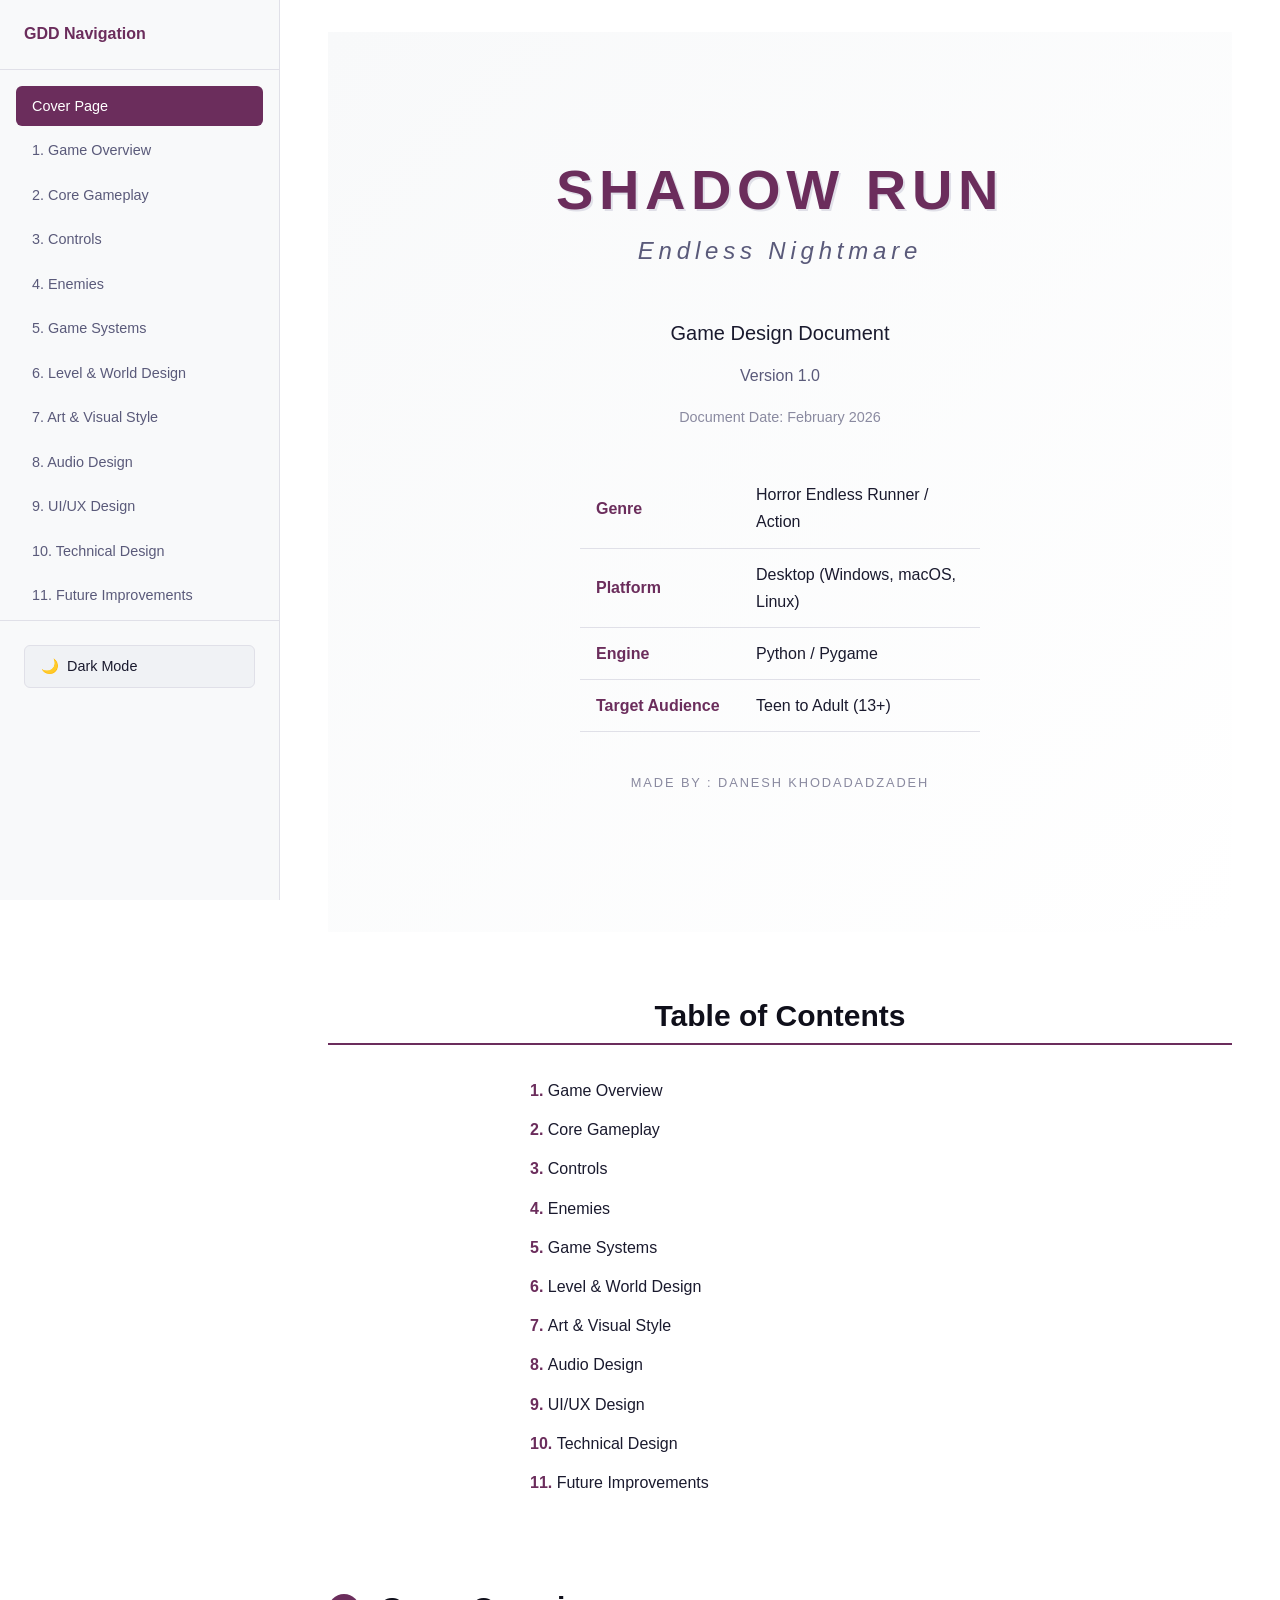
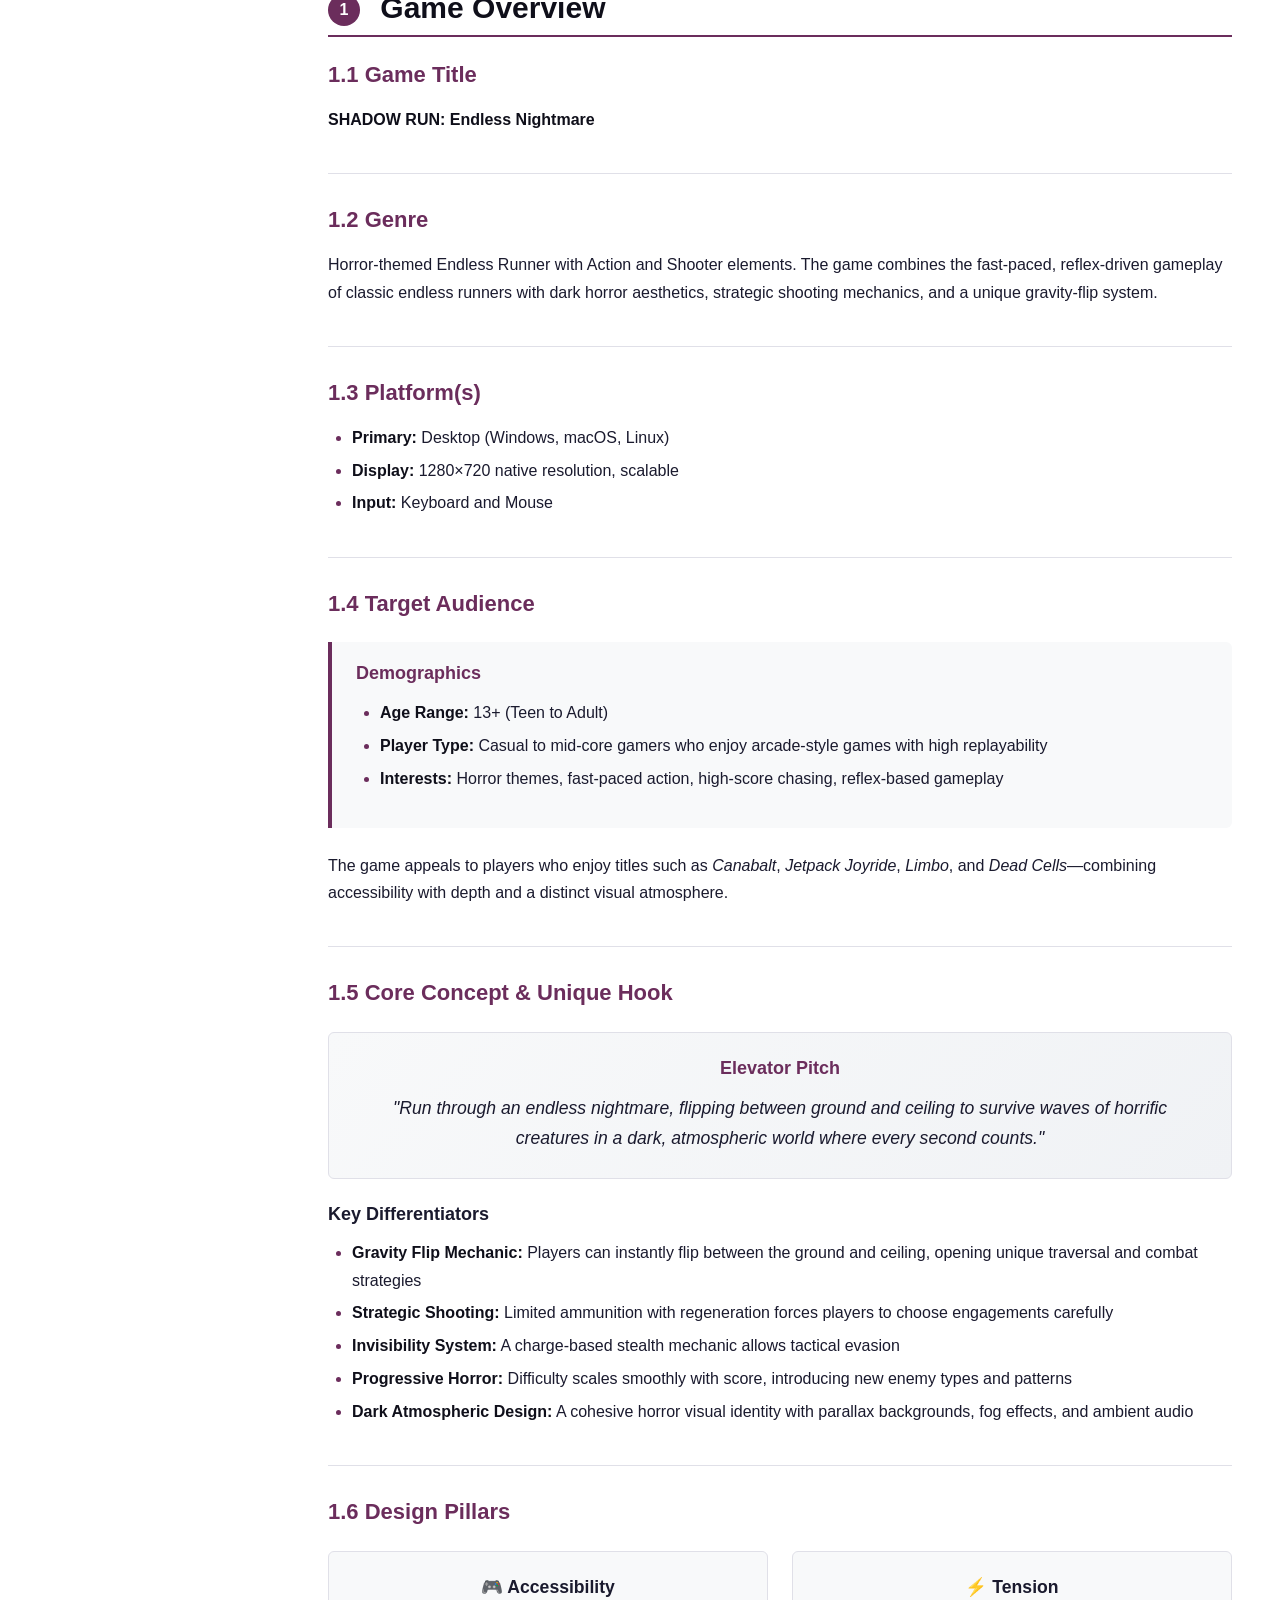
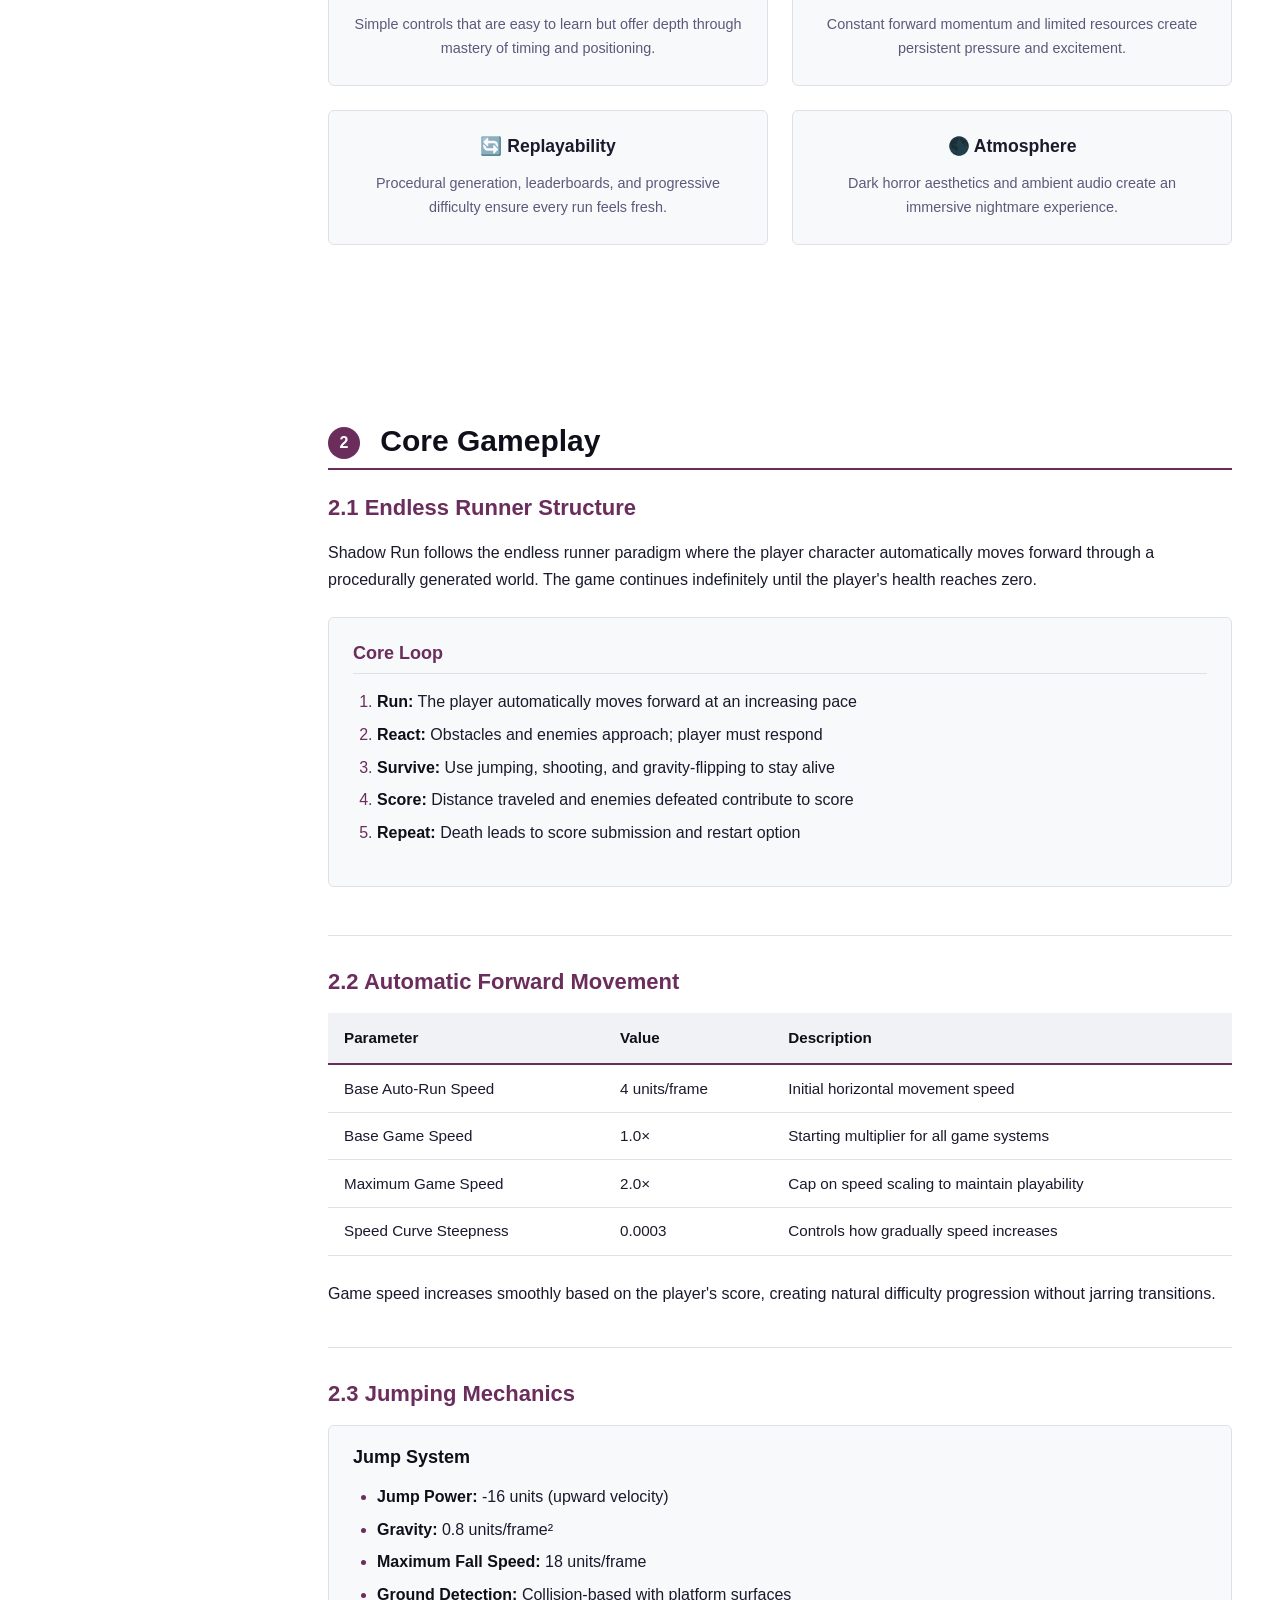
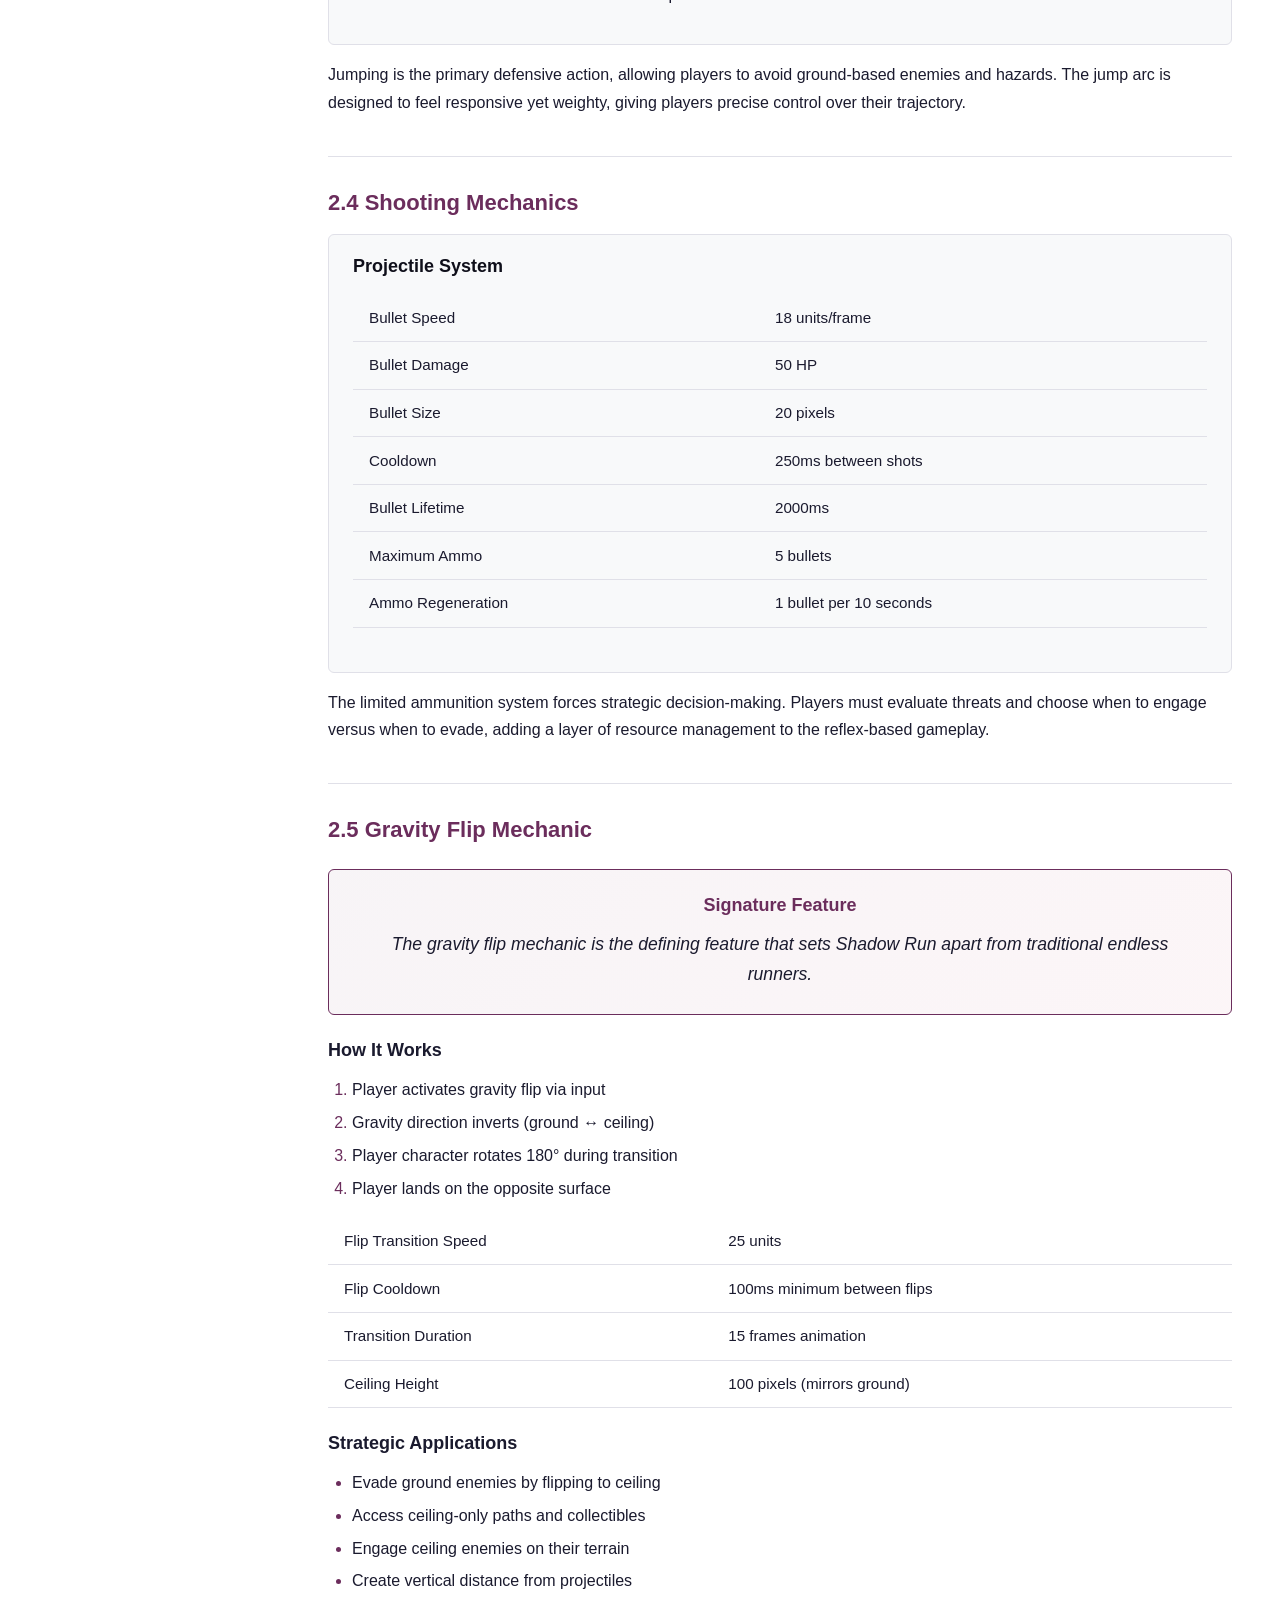
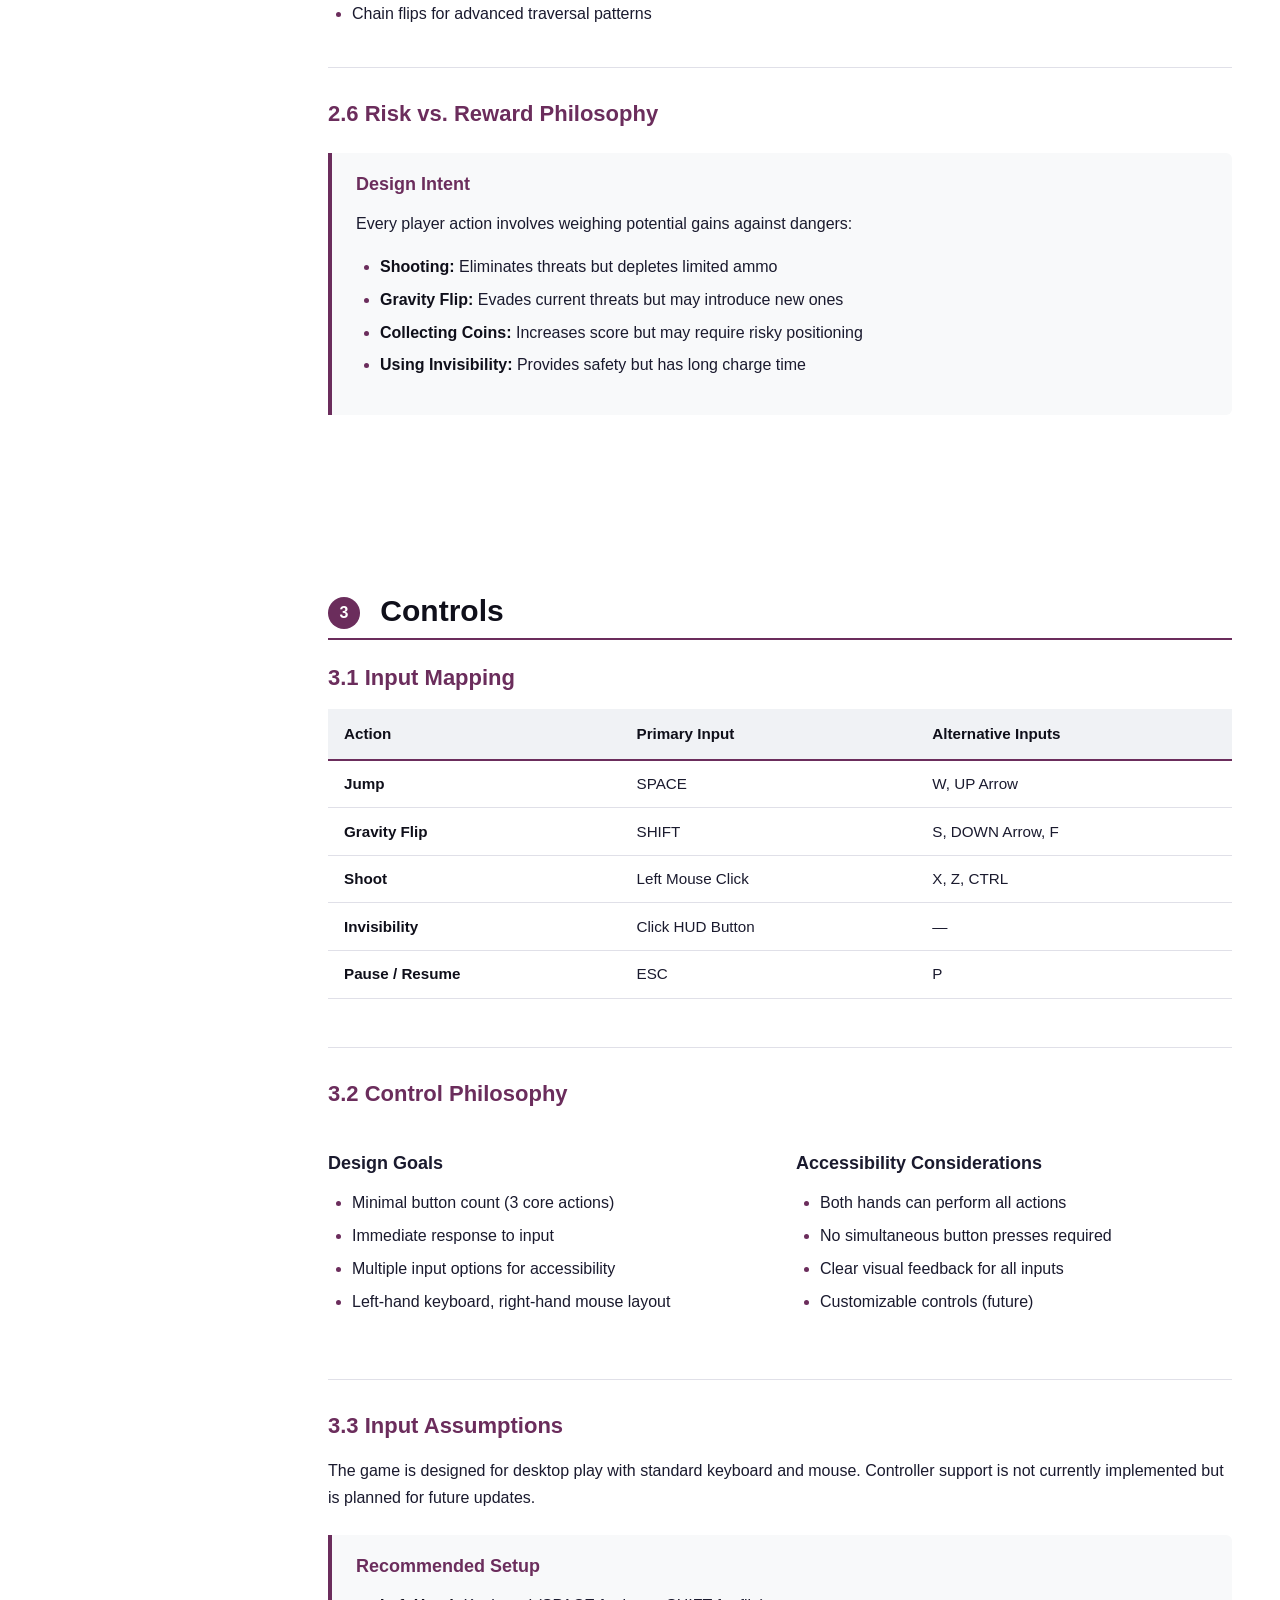
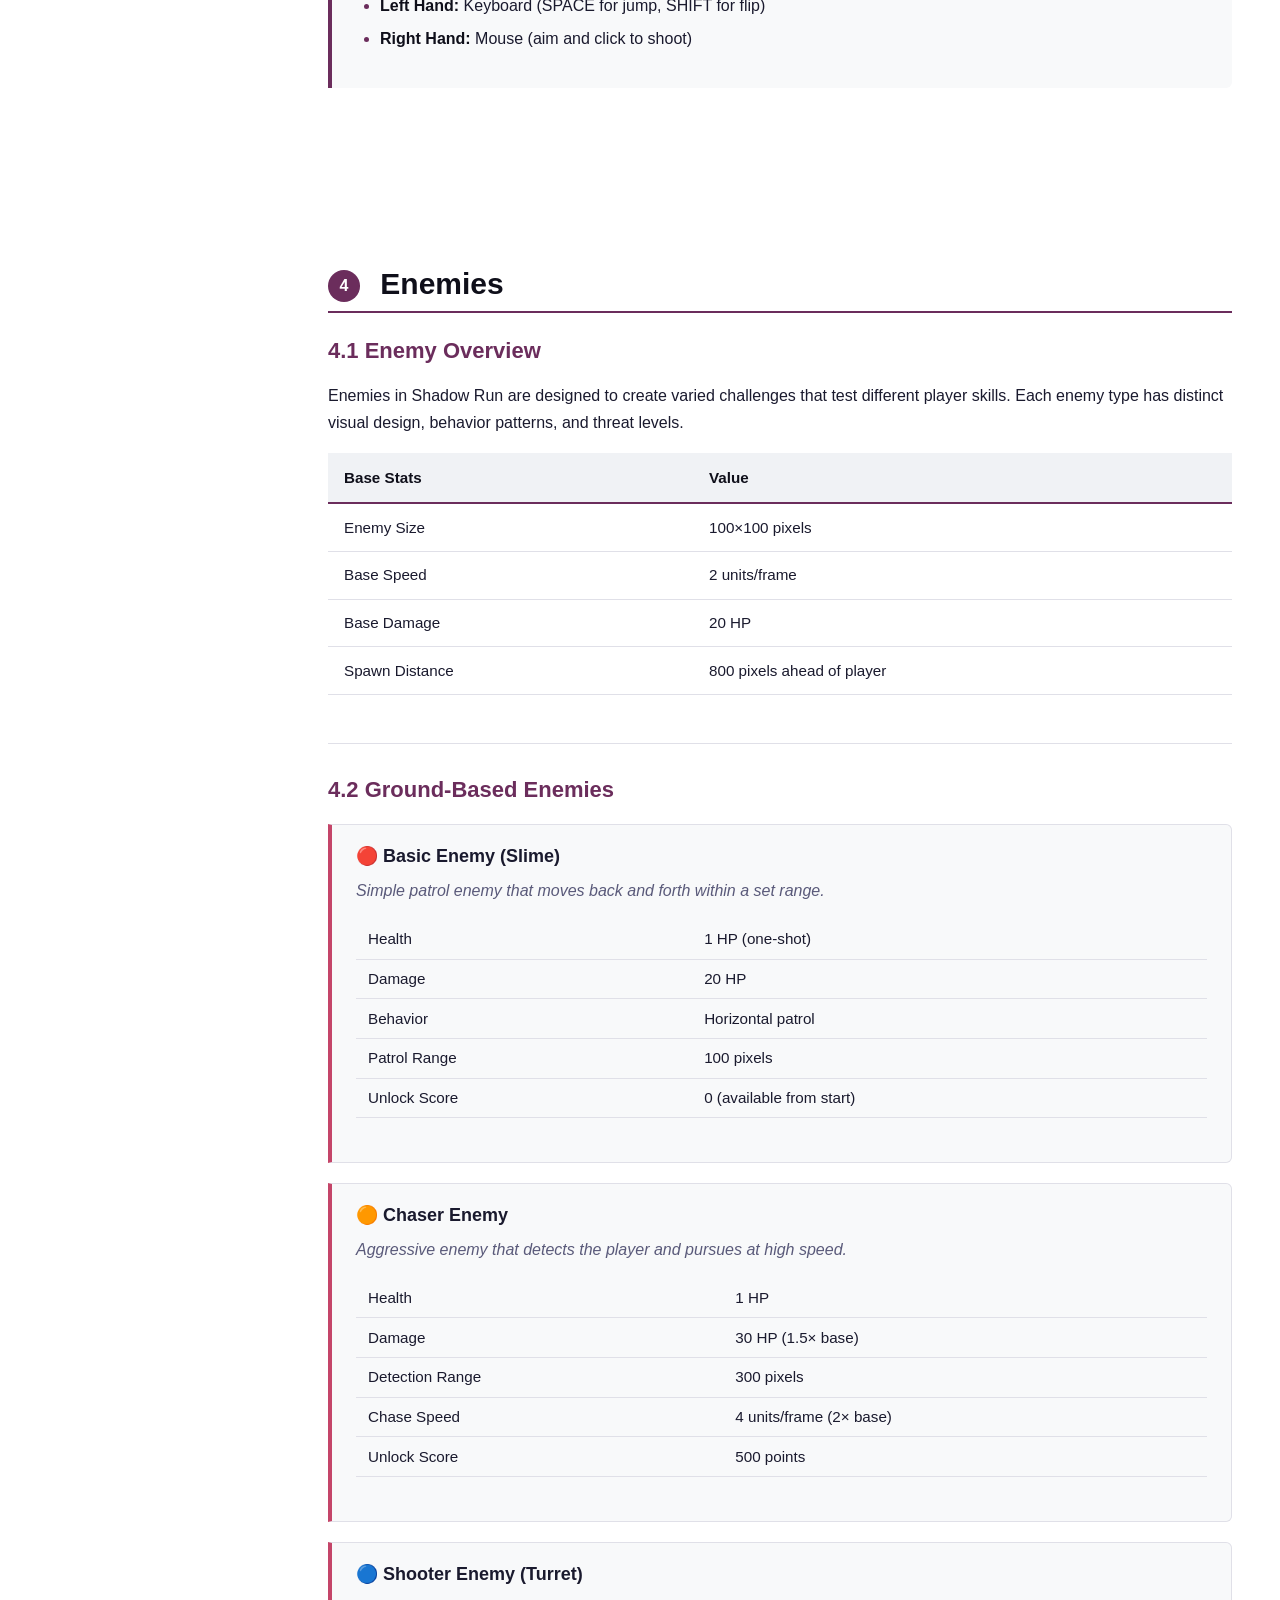
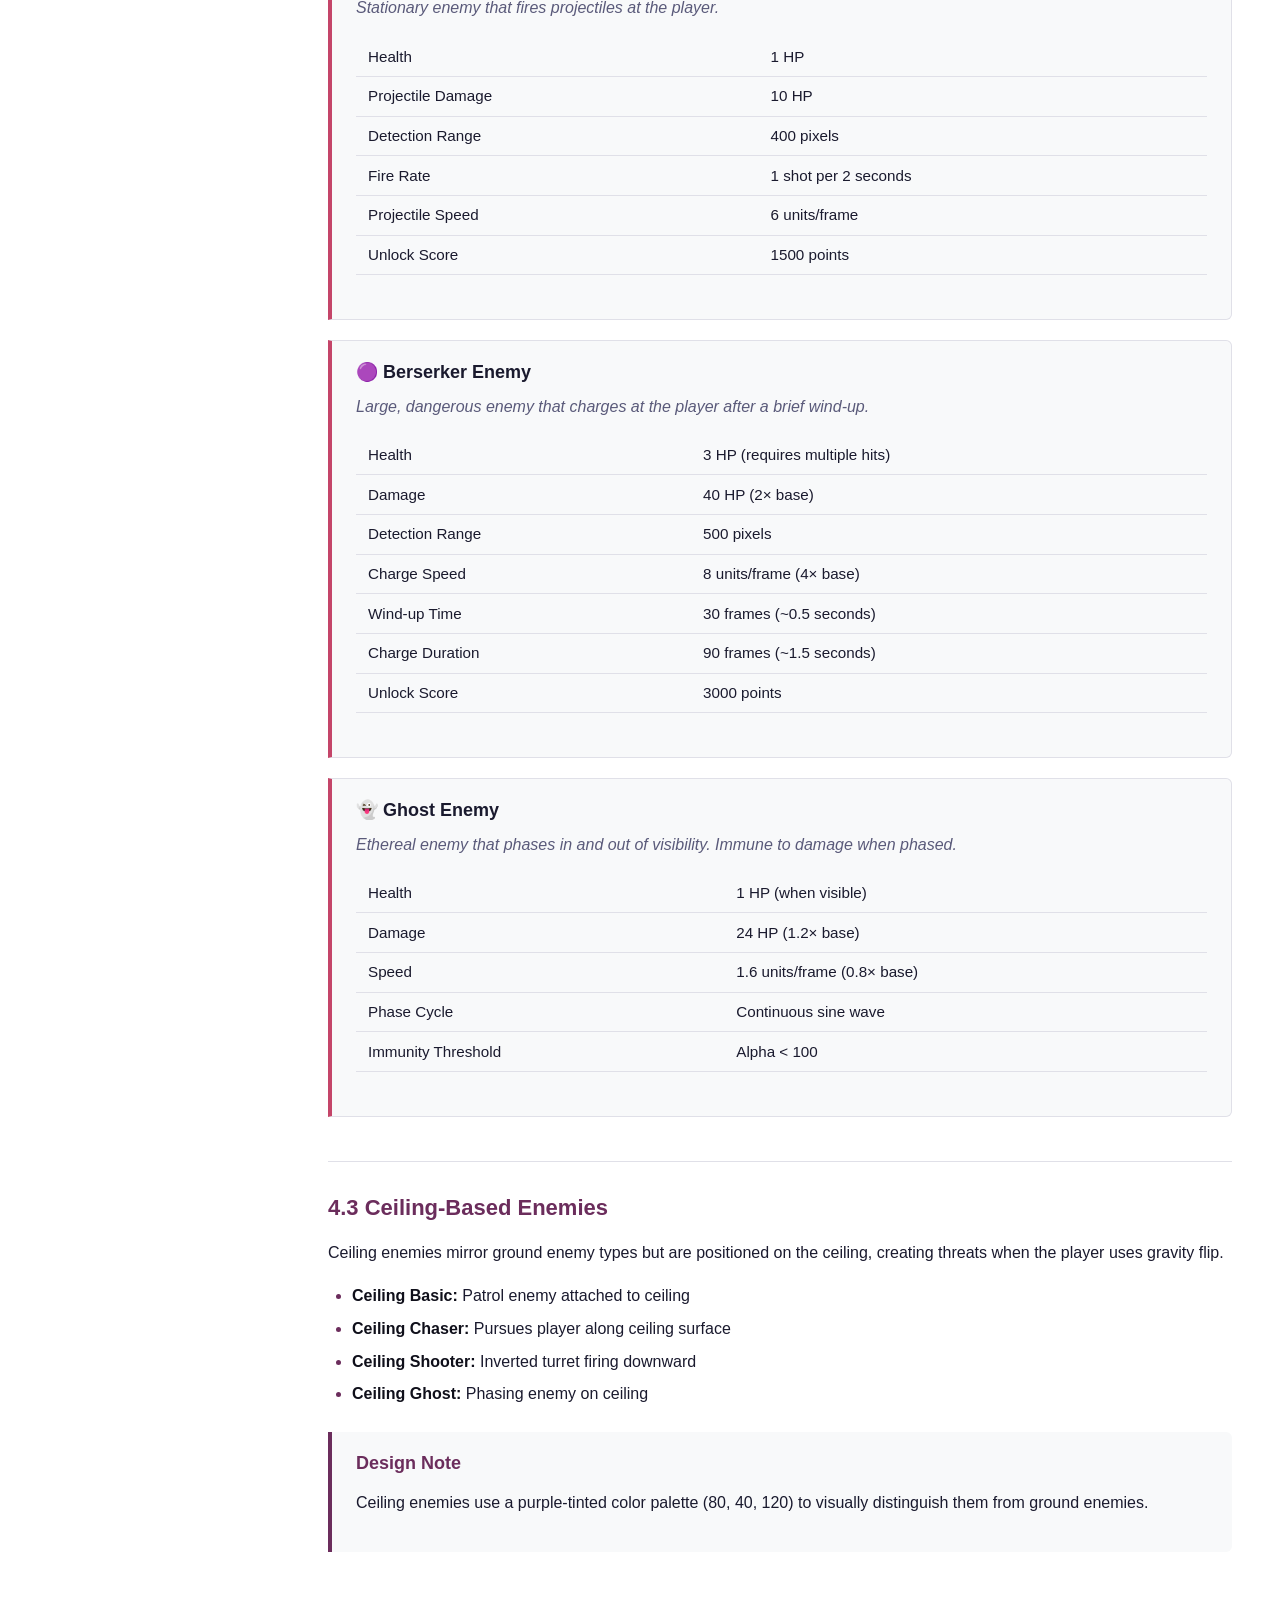
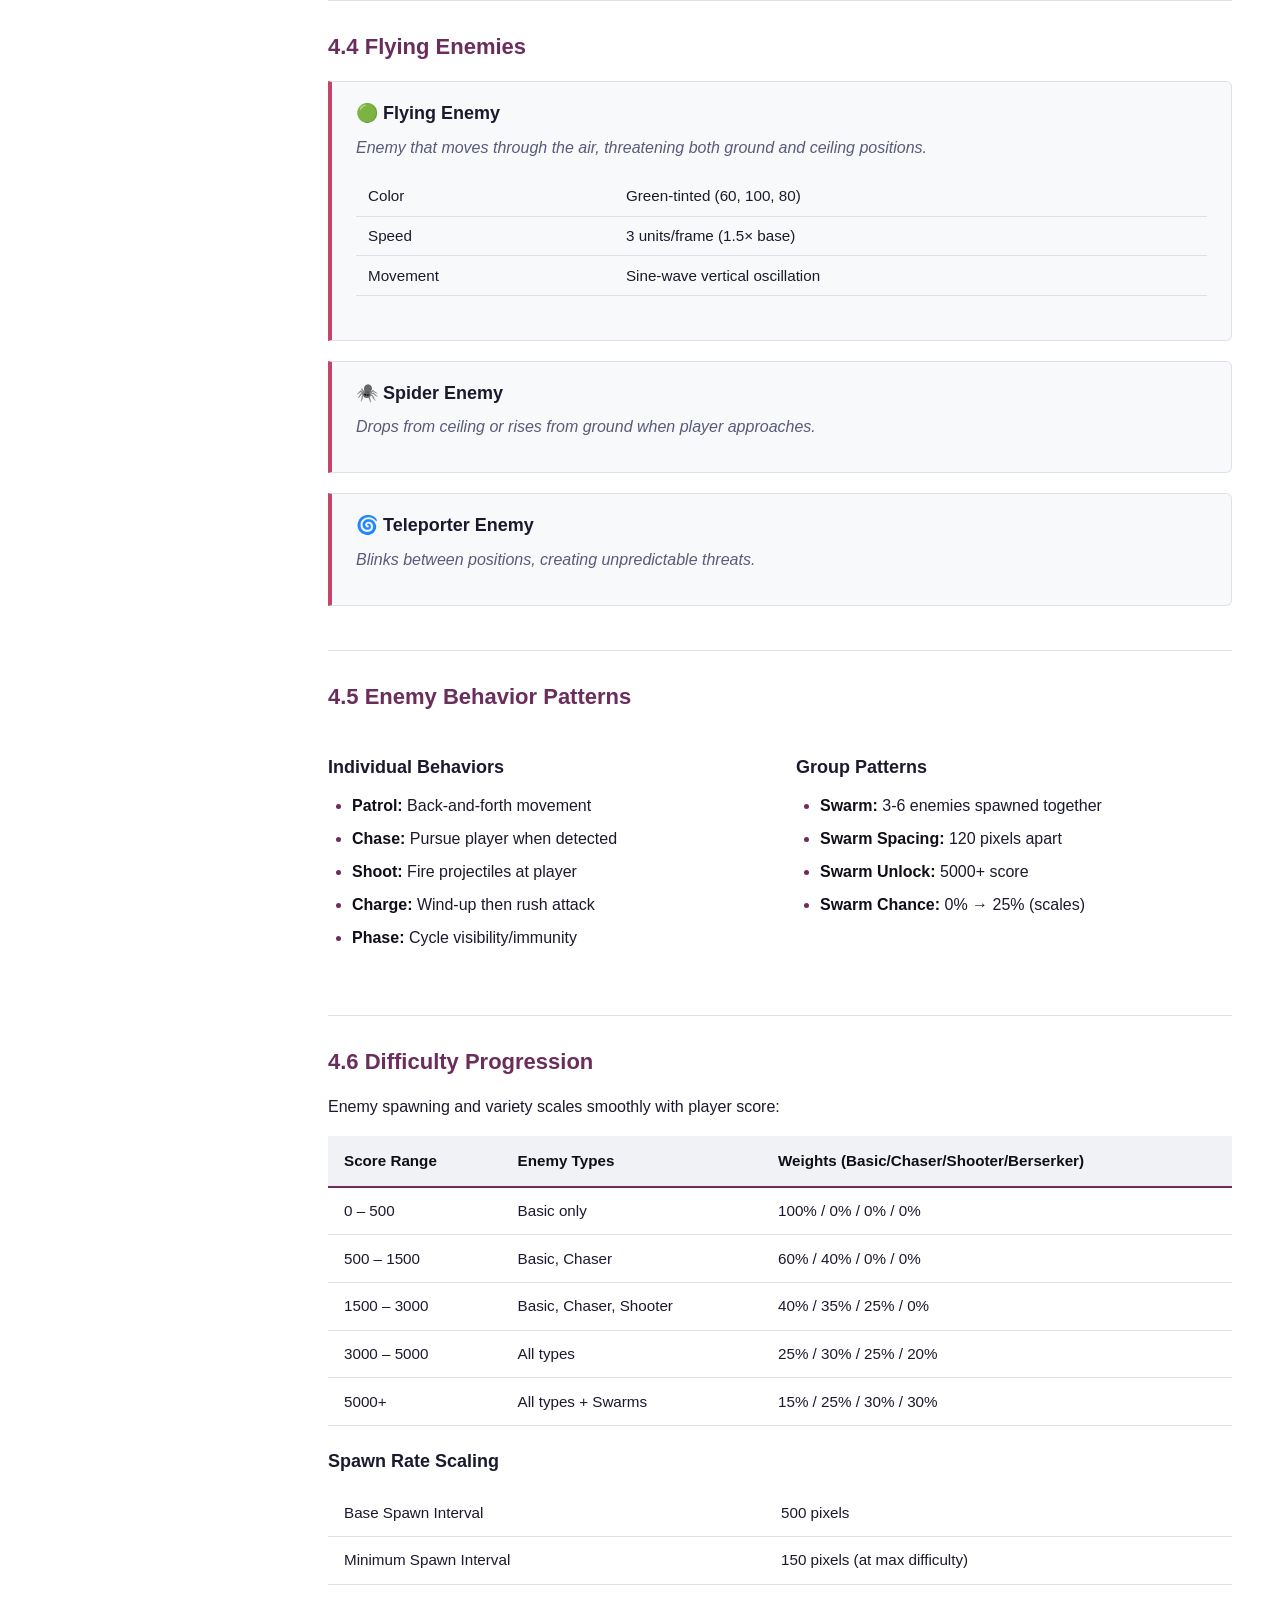
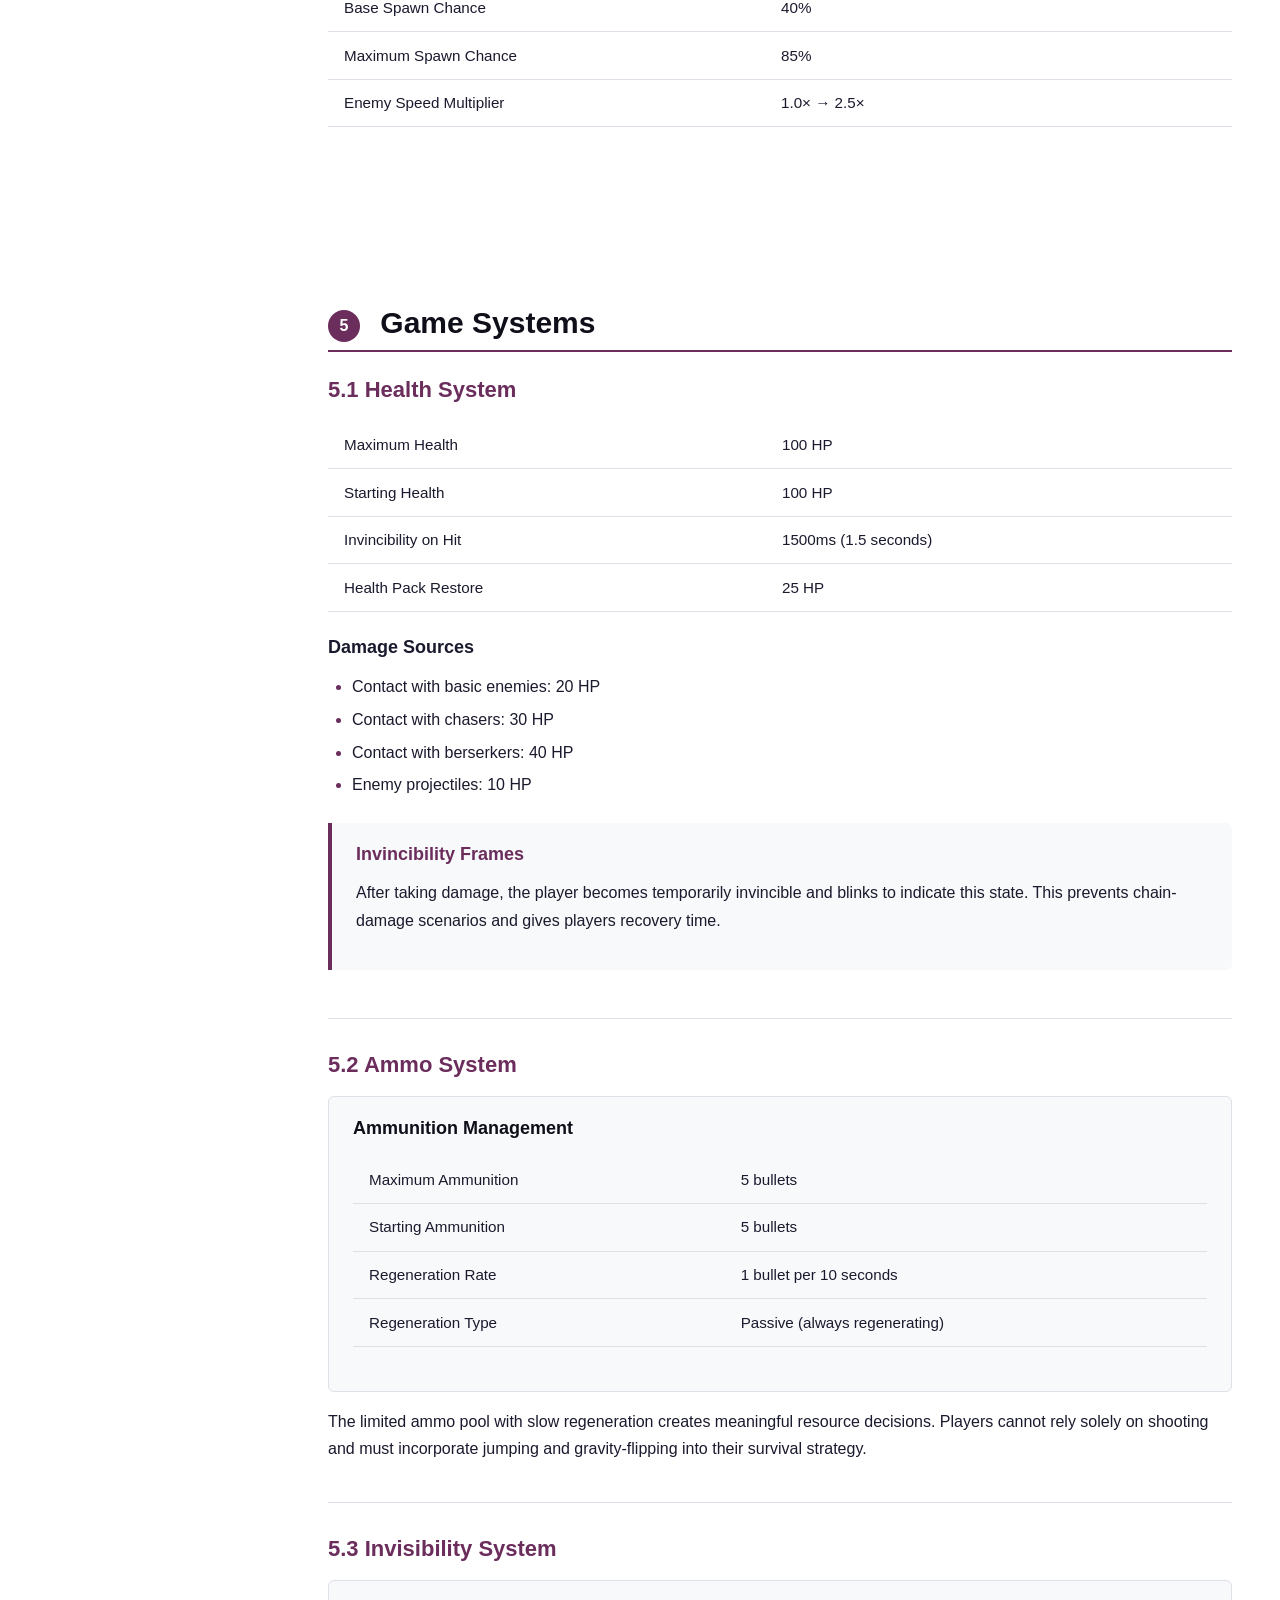
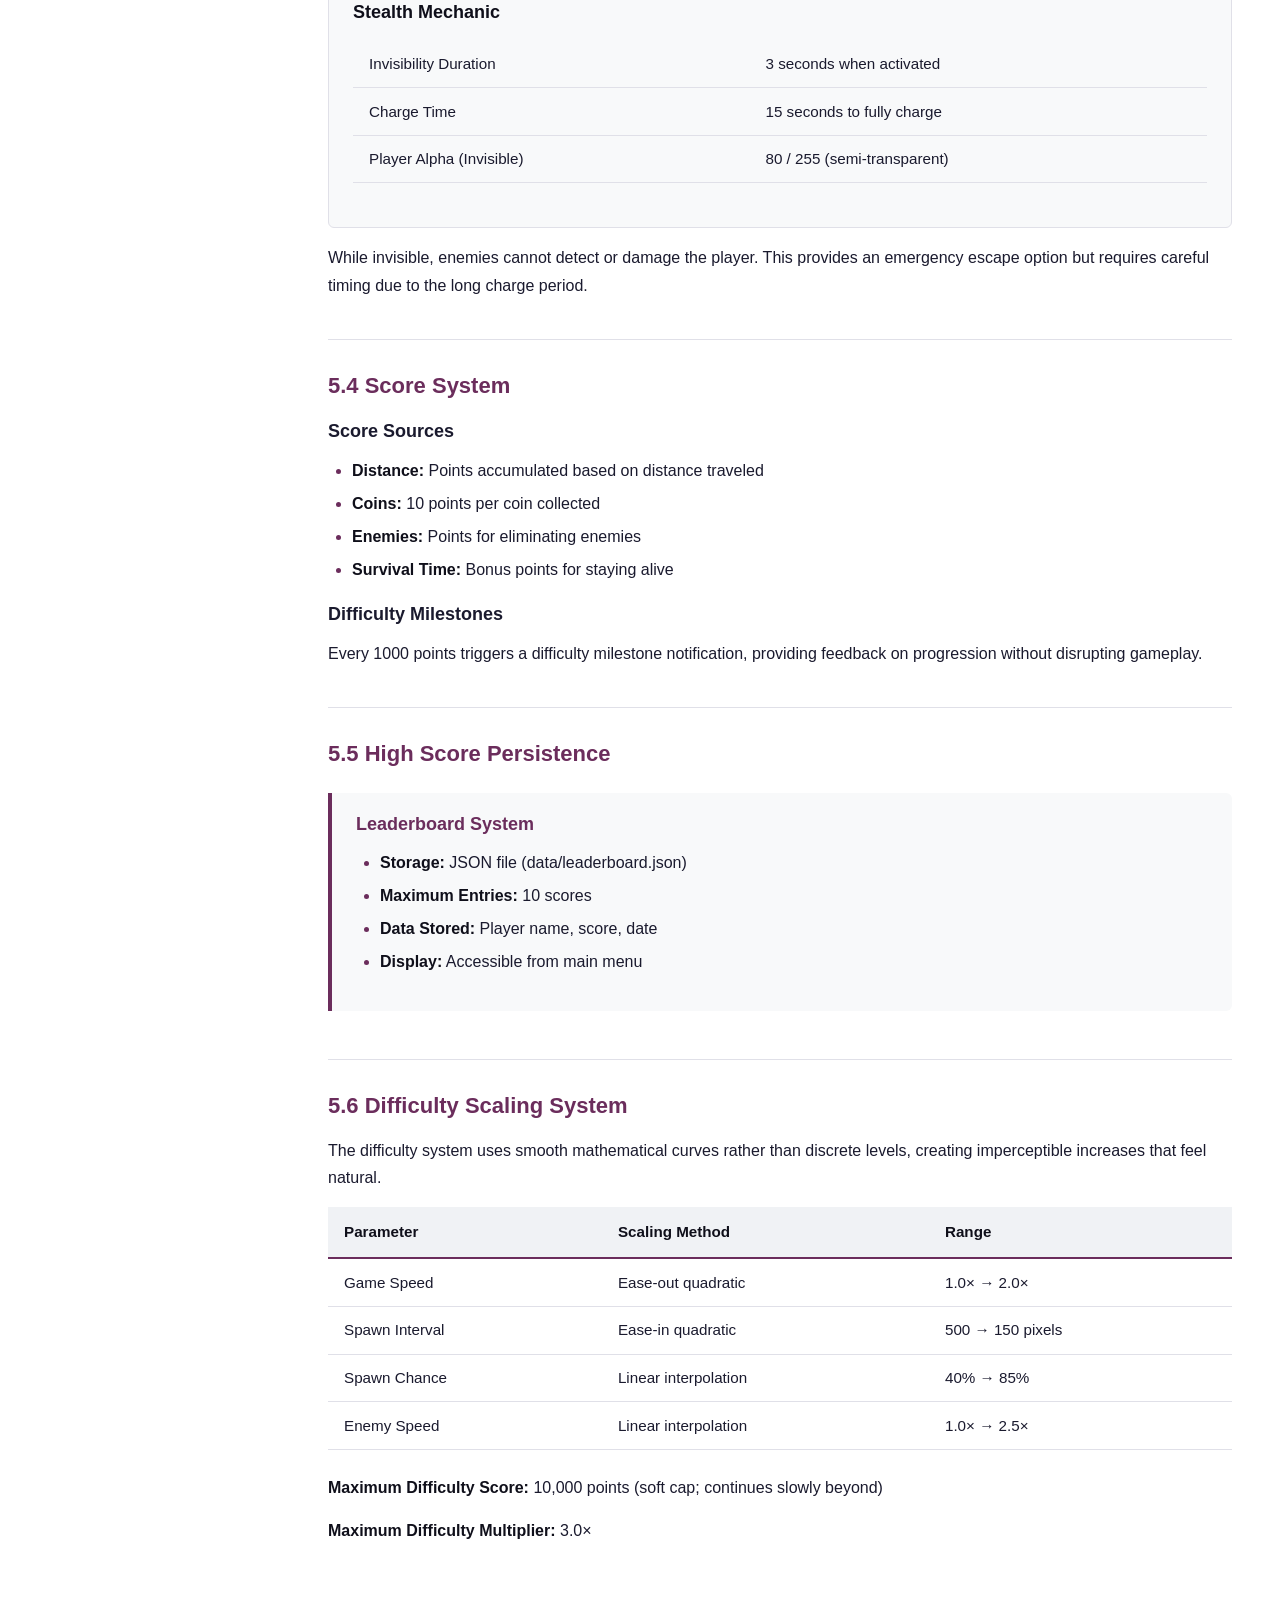
<file: docs/gdd/index.html>
<!doctype html>
<html lang="en">
  <head>
    <meta charset="UTF-8" />
    <meta name="viewport" content="width=device-width, initial-scale=1.0" />
    <meta
      name="description"
      content="Game Design Document for Shadow Run: Endless Nightmare - A dark horror-themed endless runner"
    />
    <meta name="author" content="Shadow Run Development Team" />
    <title>SHADOW RUN: Endless Nightmare — Game Design Document</title>
    <link rel="stylesheet" href="styles.css" />
  </head>
  <body>
    <!-- Navigation Sidebar -->
    <nav class="sidebar" id="sidebar">
      <div class="sidebar-header">
        <h2>GDD Navigation</h2>
        <button
          class="nav-toggle"
          id="navToggle"
          aria-label="Toggle navigation"
        >
          ☰
        </button>
      </div>
      <ul class="nav-list">
        <li><a href="#cover">Cover Page</a></li>
        <li><a href="#overview">1. Game Overview</a></li>
        <li><a href="#gameplay">2. Core Gameplay</a></li>
        <li><a href="#controls">3. Controls</a></li>
        <li><a href="#enemies">4. Enemies</a></li>
        <li><a href="#systems">5. Game Systems</a></li>
        <li><a href="#level-design">6. Level & World Design</a></li>
        <li><a href="#art">7. Art & Visual Style</a></li>
        <li><a href="#audio">8. Audio Design</a></li>
        <li><a href="#ui-ux">9. UI/UX Design</a></li>
        <li><a href="#technical">10. Technical Design</a></li>
        <li><a href="#future">11. Future Improvements</a></li>
      </ul>
      <div class="sidebar-footer">
        <button
          class="theme-toggle"
          id="themeToggle"
          aria-label="Toggle dark mode"
        >
          <span class="theme-icon">🌙</span>
          <span class="theme-text">Dark Mode</span>
        </button>
      </div>
    </nav>

    <!-- Main Content -->
    <main class="content">
      <!-- Cover Page -->
      <section id="cover" class="cover-page">
        <div class="cover-content">
          <div class="game-logo">
            <h1 class="game-title">SHADOW RUN</h1>
            <p class="game-subtitle">Endless Nightmare</p>
          </div>
          <div class="document-info">
            <h2>Game Design Document</h2>
            <p class="version">Version 1.0</p>
            <p class="date">Document Date: February 2026</p>
          </div>
          <div class="metadata">
            <table class="info-table">
              <tr>
                <th>Genre</th>
                <td>Horror Endless Runner / Action</td>
              </tr>
              <tr>
                <th>Platform</th>
                <td>Desktop (Windows, macOS, Linux)</td>
              </tr>
              <tr>
                <th>Engine</th>
                <td>Python / Pygame</td>
              </tr>
              <tr>
                <th>Target Audience</th>
                <td>Teen to Adult (13+)</td>
              </tr>
            </table>
          </div>
          <p class="confidential">Made by : Danesh khodadadzadeh</p>
        </div>
      </section>

      <!-- Table of Contents -->
      <section class="toc page-break-before">
        <h2>Table of Contents</h2>
        <ol class="toc-list">
          <li><a href="#overview">Game Overview</a></li>
          <li><a href="#gameplay">Core Gameplay</a></li>
          <li><a href="#controls">Controls</a></li>
          <li><a href="#enemies">Enemies</a></li>
          <li><a href="#systems">Game Systems</a></li>
          <li><a href="#level-design">Level & World Design</a></li>
          <li><a href="#art">Art & Visual Style</a></li>
          <li><a href="#audio">Audio Design</a></li>
          <li><a href="#ui-ux">UI/UX Design</a></li>
          <li><a href="#technical">Technical Design</a></li>
          <li><a href="#future">Future Improvements</a></li>
        </ol>
      </section>

      <!-- Section 1: Game Overview -->
      <section id="overview" class="gdd-section page-break-before">
        <h2><span class="section-number">1</span> Game Overview</h2>

        <article class="subsection">
          <h3>1.1 Game Title</h3>
          <p><strong>SHADOW RUN: Endless Nightmare</strong></p>
        </article>

        <article class="subsection">
          <h3>1.2 Genre</h3>
          <p>
            Horror-themed Endless Runner with Action and Shooter elements. The
            game combines the fast-paced, reflex-driven gameplay of classic
            endless runners with dark horror aesthetics, strategic shooting
            mechanics, and a unique gravity-flip system.
          </p>
        </article>

        <article class="subsection">
          <h3>1.3 Platform(s)</h3>
          <ul>
            <li><strong>Primary:</strong> Desktop (Windows, macOS, Linux)</li>
            <li>
              <strong>Display:</strong> 1280×720 native resolution, scalable
            </li>
            <li><strong>Input:</strong> Keyboard and Mouse</li>
          </ul>
        </article>

        <article class="subsection">
          <h3>1.4 Target Audience</h3>
          <div class="info-box">
            <h4>Demographics</h4>
            <ul>
              <li><strong>Age Range:</strong> 13+ (Teen to Adult)</li>
              <li>
                <strong>Player Type:</strong> Casual to mid-core gamers who
                enjoy arcade-style games with high replayability
              </li>
              <li>
                <strong>Interests:</strong> Horror themes, fast-paced action,
                high-score chasing, reflex-based gameplay
              </li>
            </ul>
          </div>
          <p>
            The game appeals to players who enjoy titles such as
            <em>Canabalt</em>, <em>Jetpack Joyride</em>, <em>Limbo</em>, and
            <em>Dead Cells</em>—combining accessibility with depth and a
            distinct visual atmosphere.
          </p>
        </article>

        <article class="subsection">
          <h3>1.5 Core Concept & Unique Hook</h3>
          <div class="highlight-box">
            <h4>Elevator Pitch</h4>
            <p>
              <em
                >"Run through an endless nightmare, flipping between ground and
                ceiling to survive waves of horrific creatures in a dark,
                atmospheric world where every second counts."</em
              >
            </p>
          </div>

          <h4>Key Differentiators</h4>
          <ul>
            <li>
              <strong>Gravity Flip Mechanic:</strong> Players can instantly flip
              between the ground and ceiling, opening unique traversal and
              combat strategies
            </li>
            <li>
              <strong>Strategic Shooting:</strong> Limited ammunition with
              regeneration forces players to choose engagements carefully
            </li>
            <li>
              <strong>Invisibility System:</strong> A charge-based stealth
              mechanic allows tactical evasion
            </li>
            <li>
              <strong>Progressive Horror:</strong> Difficulty scales smoothly
              with score, introducing new enemy types and patterns
            </li>
            <li>
              <strong>Dark Atmospheric Design:</strong> A cohesive horror visual
              identity with parallax backgrounds, fog effects, and ambient audio
            </li>
          </ul>
        </article>

        <article class="subsection">
          <h3>1.6 Design Pillars</h3>
          <div class="pillar-grid">
            <div class="pillar">
              <h4>🎮 Accessibility</h4>
              <p>
                Simple controls that are easy to learn but offer depth through
                mastery of timing and positioning.
              </p>
            </div>
            <div class="pillar">
              <h4>⚡ Tension</h4>
              <p>
                Constant forward momentum and limited resources create
                persistent pressure and excitement.
              </p>
            </div>
            <div class="pillar">
              <h4>🔄 Replayability</h4>
              <p>
                Procedural generation, leaderboards, and progressive difficulty
                ensure every run feels fresh.
              </p>
            </div>
            <div class="pillar">
              <h4>🌑 Atmosphere</h4>
              <p>
                Dark horror aesthetics and ambient audio create an immersive
                nightmare experience.
              </p>
            </div>
          </div>
        </article>
      </section>

      <!-- Section 2: Core Gameplay -->
      <section id="gameplay" class="gdd-section page-break-before">
        <h2><span class="section-number">2</span> Core Gameplay</h2>

        <article class="subsection">
          <h3>2.1 Endless Runner Structure</h3>
          <p>
            Shadow Run follows the endless runner paradigm where the player
            character automatically moves forward through a procedurally
            generated world. The game continues indefinitely until the player's
            health reaches zero.
          </p>

          <div class="feature-box">
            <h4>Core Loop</h4>
            <ol>
              <li>
                <strong>Run:</strong> The player automatically moves forward at
                an increasing pace
              </li>
              <li>
                <strong>React:</strong> Obstacles and enemies approach; player
                must respond
              </li>
              <li>
                <strong>Survive:</strong> Use jumping, shooting, and
                gravity-flipping to stay alive
              </li>
              <li>
                <strong>Score:</strong> Distance traveled and enemies defeated
                contribute to score
              </li>
              <li>
                <strong>Repeat:</strong> Death leads to score submission and
                restart option
              </li>
            </ol>
          </div>
        </article>

        <article class="subsection">
          <h3>2.2 Automatic Forward Movement</h3>
          <table class="data-table">
            <thead>
              <tr>
                <th>Parameter</th>
                <th>Value</th>
                <th>Description</th>
              </tr>
            </thead>
            <tbody>
              <tr>
                <td>Base Auto-Run Speed</td>
                <td>4 units/frame</td>
                <td>Initial horizontal movement speed</td>
              </tr>
              <tr>
                <td>Base Game Speed</td>
                <td>1.0×</td>
                <td>Starting multiplier for all game systems</td>
              </tr>
              <tr>
                <td>Maximum Game Speed</td>
                <td>2.0×</td>
                <td>Cap on speed scaling to maintain playability</td>
              </tr>
              <tr>
                <td>Speed Curve Steepness</td>
                <td>0.0003</td>
                <td>Controls how gradually speed increases</td>
              </tr>
            </tbody>
          </table>
          <p>
            Game speed increases smoothly based on the player's score, creating
            natural difficulty progression without jarring transitions.
          </p>
        </article>

        <article class="subsection">
          <h3>2.3 Jumping Mechanics</h3>
          <div class="mechanic-card">
            <h4>Jump System</h4>
            <ul>
              <li><strong>Jump Power:</strong> -16 units (upward velocity)</li>
              <li><strong>Gravity:</strong> 0.8 units/frame²</li>
              <li><strong>Maximum Fall Speed:</strong> 18 units/frame</li>
              <li>
                <strong>Ground Detection:</strong> Collision-based with platform
                surfaces
              </li>
            </ul>
          </div>
          <p>
            Jumping is the primary defensive action, allowing players to avoid
            ground-based enemies and hazards. The jump arc is designed to feel
            responsive yet weighty, giving players precise control over their
            trajectory.
          </p>
        </article>

        <article class="subsection">
          <h3>2.4 Shooting Mechanics</h3>
          <div class="mechanic-card">
            <h4>Projectile System</h4>
            <table class="data-table">
              <tbody>
                <tr>
                  <td>Bullet Speed</td>
                  <td>18 units/frame</td>
                </tr>
                <tr>
                  <td>Bullet Damage</td>
                  <td>50 HP</td>
                </tr>
                <tr>
                  <td>Bullet Size</td>
                  <td>20 pixels</td>
                </tr>
                <tr>
                  <td>Cooldown</td>
                  <td>250ms between shots</td>
                </tr>
                <tr>
                  <td>Bullet Lifetime</td>
                  <td>2000ms</td>
                </tr>
                <tr>
                  <td>Maximum Ammo</td>
                  <td>5 bullets</td>
                </tr>
                <tr>
                  <td>Ammo Regeneration</td>
                  <td>1 bullet per 10 seconds</td>
                </tr>
              </tbody>
            </table>
          </div>
          <p>
            The limited ammunition system forces strategic decision-making.
            Players must evaluate threats and choose when to engage versus when
            to evade, adding a layer of resource management to the reflex-based
            gameplay.
          </p>
        </article>

        <article class="subsection">
          <h3>2.5 Gravity Flip Mechanic</h3>
          <div class="highlight-box accent">
            <h4>Signature Feature</h4>
            <p>
              The gravity flip mechanic is the defining feature that sets Shadow
              Run apart from traditional endless runners.
            </p>
          </div>

          <h4>How It Works</h4>
          <ol>
            <li>Player activates gravity flip via input</li>
            <li>Gravity direction inverts (ground ↔ ceiling)</li>
            <li>Player character rotates 180° during transition</li>
            <li>Player lands on the opposite surface</li>
          </ol>

          <table class="data-table">
            <tbody>
              <tr>
                <td>Flip Transition Speed</td>
                <td>25 units</td>
              </tr>
              <tr>
                <td>Flip Cooldown</td>
                <td>100ms minimum between flips</td>
              </tr>
              <tr>
                <td>Transition Duration</td>
                <td>15 frames animation</td>
              </tr>
              <tr>
                <td>Ceiling Height</td>
                <td>100 pixels (mirrors ground)</td>
              </tr>
            </tbody>
          </table>

          <h4>Strategic Applications</h4>
          <ul>
            <li>Evade ground enemies by flipping to ceiling</li>
            <li>Access ceiling-only paths and collectibles</li>
            <li>Engage ceiling enemies on their terrain</li>
            <li>Create vertical distance from projectiles</li>
            <li>Chain flips for advanced traversal patterns</li>
          </ul>
        </article>

        <article class="subsection">
          <h3>2.6 Risk vs. Reward Philosophy</h3>
          <div class="info-box">
            <h4>Design Intent</h4>
            <p>
              Every player action involves weighing potential gains against
              dangers:
            </p>
            <ul>
              <li>
                <strong>Shooting:</strong> Eliminates threats but depletes
                limited ammo
              </li>
              <li>
                <strong>Gravity Flip:</strong> Evades current threats but may
                introduce new ones
              </li>
              <li>
                <strong>Collecting Coins:</strong> Increases score but may
                require risky positioning
              </li>
              <li>
                <strong>Using Invisibility:</strong> Provides safety but has
                long charge time
              </li>
            </ul>
          </div>
        </article>
      </section>

      <!-- Section 3: Controls -->
      <section id="controls" class="gdd-section page-break-before">
        <h2><span class="section-number">3</span> Controls</h2>

        <article class="subsection">
          <h3>3.1 Input Mapping</h3>
          <table class="data-table controls-table">
            <thead>
              <tr>
                <th>Action</th>
                <th>Primary Input</th>
                <th>Alternative Inputs</th>
              </tr>
            </thead>
            <tbody>
              <tr>
                <td><strong>Jump</strong></td>
                <td>SPACE</td>
                <td>W, UP Arrow</td>
              </tr>
              <tr>
                <td><strong>Gravity Flip</strong></td>
                <td>SHIFT</td>
                <td>S, DOWN Arrow, F</td>
              </tr>
              <tr>
                <td><strong>Shoot</strong></td>
                <td>Left Mouse Click</td>
                <td>X, Z, CTRL</td>
              </tr>
              <tr>
                <td><strong>Invisibility</strong></td>
                <td>Click HUD Button</td>
                <td>—</td>
              </tr>
              <tr>
                <td><strong>Pause / Resume</strong></td>
                <td>ESC</td>
                <td>P</td>
              </tr>
            </tbody>
          </table>
        </article>

        <article class="subsection">
          <h3>3.2 Control Philosophy</h3>
          <div class="two-column">
            <div class="column">
              <h4>Design Goals</h4>
              <ul>
                <li>Minimal button count (3 core actions)</li>
                <li>Immediate response to input</li>
                <li>Multiple input options for accessibility</li>
                <li>Left-hand keyboard, right-hand mouse layout</li>
              </ul>
            </div>
            <div class="column">
              <h4>Accessibility Considerations</h4>
              <ul>
                <li>Both hands can perform all actions</li>
                <li>No simultaneous button presses required</li>
                <li>Clear visual feedback for all inputs</li>
                <li>Customizable controls (future)</li>
              </ul>
            </div>
          </div>
        </article>

        <article class="subsection">
          <h3>3.3 Input Assumptions</h3>
          <p>
            The game is designed for desktop play with standard keyboard and
            mouse. Controller support is not currently implemented but is
            planned for future updates.
          </p>

          <div class="info-box">
            <h4>Recommended Setup</h4>
            <ul>
              <li>
                <strong>Left Hand:</strong> Keyboard (SPACE for jump, SHIFT for
                flip)
              </li>
              <li>
                <strong>Right Hand:</strong> Mouse (aim and click to shoot)
              </li>
            </ul>
          </div>
        </article>
      </section>

      <!-- Section 4: Enemies -->
      <section id="enemies" class="gdd-section page-break-before">
        <h2><span class="section-number">4</span> Enemies</h2>

        <article class="subsection">
          <h3>4.1 Enemy Overview</h3>
          <p>
            Enemies in Shadow Run are designed to create varied challenges that
            test different player skills. Each enemy type has distinct visual
            design, behavior patterns, and threat levels.
          </p>

          <table class="data-table">
            <thead>
              <tr>
                <th>Base Stats</th>
                <th>Value</th>
              </tr>
            </thead>
            <tbody>
              <tr>
                <td>Enemy Size</td>
                <td>100×100 pixels</td>
              </tr>
              <tr>
                <td>Base Speed</td>
                <td>2 units/frame</td>
              </tr>
              <tr>
                <td>Base Damage</td>
                <td>20 HP</td>
              </tr>
              <tr>
                <td>Spawn Distance</td>
                <td>800 pixels ahead of player</td>
              </tr>
            </tbody>
          </table>
        </article>

        <article class="subsection">
          <h3>4.2 Ground-Based Enemies</h3>

          <div class="enemy-card">
            <h4>🔴 Basic Enemy (Slime)</h4>
            <p class="enemy-desc">
              Simple patrol enemy that moves back and forth within a set range.
            </p>
            <table class="data-table compact">
              <tr>
                <td>Health</td>
                <td>1 HP (one-shot)</td>
              </tr>
              <tr>
                <td>Damage</td>
                <td>20 HP</td>
              </tr>
              <tr>
                <td>Behavior</td>
                <td>Horizontal patrol</td>
              </tr>
              <tr>
                <td>Patrol Range</td>
                <td>100 pixels</td>
              </tr>
              <tr>
                <td>Unlock Score</td>
                <td>0 (available from start)</td>
              </tr>
            </table>
          </div>

          <div class="enemy-card">
            <h4>🟠 Chaser Enemy</h4>
            <p class="enemy-desc">
              Aggressive enemy that detects the player and pursues at high
              speed.
            </p>
            <table class="data-table compact">
              <tr>
                <td>Health</td>
                <td>1 HP</td>
              </tr>
              <tr>
                <td>Damage</td>
                <td>30 HP (1.5× base)</td>
              </tr>
              <tr>
                <td>Detection Range</td>
                <td>300 pixels</td>
              </tr>
              <tr>
                <td>Chase Speed</td>
                <td>4 units/frame (2× base)</td>
              </tr>
              <tr>
                <td>Unlock Score</td>
                <td>500 points</td>
              </tr>
            </table>
          </div>

          <div class="enemy-card">
            <h4>🔵 Shooter Enemy (Turret)</h4>
            <p class="enemy-desc">
              Stationary enemy that fires projectiles at the player.
            </p>
            <table class="data-table compact">
              <tr>
                <td>Health</td>
                <td>1 HP</td>
              </tr>
              <tr>
                <td>Projectile Damage</td>
                <td>10 HP</td>
              </tr>
              <tr>
                <td>Detection Range</td>
                <td>400 pixels</td>
              </tr>
              <tr>
                <td>Fire Rate</td>
                <td>1 shot per 2 seconds</td>
              </tr>
              <tr>
                <td>Projectile Speed</td>
                <td>6 units/frame</td>
              </tr>
              <tr>
                <td>Unlock Score</td>
                <td>1500 points</td>
              </tr>
            </table>
          </div>

          <div class="enemy-card">
            <h4>🟣 Berserker Enemy</h4>
            <p class="enemy-desc">
              Large, dangerous enemy that charges at the player after a brief
              wind-up.
            </p>
            <table class="data-table compact">
              <tr>
                <td>Health</td>
                <td>3 HP (requires multiple hits)</td>
              </tr>
              <tr>
                <td>Damage</td>
                <td>40 HP (2× base)</td>
              </tr>
              <tr>
                <td>Detection Range</td>
                <td>500 pixels</td>
              </tr>
              <tr>
                <td>Charge Speed</td>
                <td>8 units/frame (4× base)</td>
              </tr>
              <tr>
                <td>Wind-up Time</td>
                <td>30 frames (~0.5 seconds)</td>
              </tr>
              <tr>
                <td>Charge Duration</td>
                <td>90 frames (~1.5 seconds)</td>
              </tr>
              <tr>
                <td>Unlock Score</td>
                <td>3000 points</td>
              </tr>
            </table>
          </div>

          <div class="enemy-card">
            <h4>👻 Ghost Enemy</h4>
            <p class="enemy-desc">
              Ethereal enemy that phases in and out of visibility. Immune to
              damage when phased.
            </p>
            <table class="data-table compact">
              <tr>
                <td>Health</td>
                <td>1 HP (when visible)</td>
              </tr>
              <tr>
                <td>Damage</td>
                <td>24 HP (1.2× base)</td>
              </tr>
              <tr>
                <td>Speed</td>
                <td>1.6 units/frame (0.8× base)</td>
              </tr>
              <tr>
                <td>Phase Cycle</td>
                <td>Continuous sine wave</td>
              </tr>
              <tr>
                <td>Immunity Threshold</td>
                <td>Alpha < 100</td>
              </tr>
            </table>
          </div>
        </article>

        <article class="subsection">
          <h3>4.3 Ceiling-Based Enemies</h3>
          <p>
            Ceiling enemies mirror ground enemy types but are positioned on the
            ceiling, creating threats when the player uses gravity flip.
          </p>

          <ul>
            <li>
              <strong>Ceiling Basic:</strong> Patrol enemy attached to ceiling
            </li>
            <li>
              <strong>Ceiling Chaser:</strong> Pursues player along ceiling
              surface
            </li>
            <li>
              <strong>Ceiling Shooter:</strong> Inverted turret firing downward
            </li>
            <li><strong>Ceiling Ghost:</strong> Phasing enemy on ceiling</li>
          </ul>

          <div class="info-box">
            <h4>Design Note</h4>
            <p>
              Ceiling enemies use a purple-tinted color palette (80, 40, 120) to
              visually distinguish them from ground enemies.
            </p>
          </div>
        </article>

        <article class="subsection">
          <h3>4.4 Flying Enemies</h3>
          <div class="enemy-card">
            <h4>🟢 Flying Enemy</h4>
            <p class="enemy-desc">
              Enemy that moves through the air, threatening both ground and
              ceiling positions.
            </p>
            <table class="data-table compact">
              <tr>
                <td>Color</td>
                <td>Green-tinted (60, 100, 80)</td>
              </tr>
              <tr>
                <td>Speed</td>
                <td>3 units/frame (1.5× base)</td>
              </tr>
              <tr>
                <td>Movement</td>
                <td>Sine-wave vertical oscillation</td>
              </tr>
            </table>
          </div>

          <div class="enemy-card">
            <h4>🕷️ Spider Enemy</h4>
            <p class="enemy-desc">
              Drops from ceiling or rises from ground when player approaches.
            </p>
          </div>

          <div class="enemy-card">
            <h4>🌀 Teleporter Enemy</h4>
            <p class="enemy-desc">
              Blinks between positions, creating unpredictable threats.
            </p>
          </div>
        </article>

        <article class="subsection">
          <h3>4.5 Enemy Behavior Patterns</h3>
          <div class="two-column">
            <div class="column">
              <h4>Individual Behaviors</h4>
              <ul>
                <li><strong>Patrol:</strong> Back-and-forth movement</li>
                <li><strong>Chase:</strong> Pursue player when detected</li>
                <li><strong>Shoot:</strong> Fire projectiles at player</li>
                <li><strong>Charge:</strong> Wind-up then rush attack</li>
                <li><strong>Phase:</strong> Cycle visibility/immunity</li>
              </ul>
            </div>
            <div class="column">
              <h4>Group Patterns</h4>
              <ul>
                <li><strong>Swarm:</strong> 3-6 enemies spawned together</li>
                <li><strong>Swarm Spacing:</strong> 120 pixels apart</li>
                <li><strong>Swarm Unlock:</strong> 5000+ score</li>
                <li><strong>Swarm Chance:</strong> 0% → 25% (scales)</li>
              </ul>
            </div>
          </div>
        </article>

        <article class="subsection">
          <h3>4.6 Difficulty Progression</h3>
          <p>Enemy spawning and variety scales smoothly with player score:</p>

          <table class="data-table">
            <thead>
              <tr>
                <th>Score Range</th>
                <th>Enemy Types</th>
                <th>Weights (Basic/Chaser/Shooter/Berserker)</th>
              </tr>
            </thead>
            <tbody>
              <tr>
                <td>0 – 500</td>
                <td>Basic only</td>
                <td>100% / 0% / 0% / 0%</td>
              </tr>
              <tr>
                <td>500 – 1500</td>
                <td>Basic, Chaser</td>
                <td>60% / 40% / 0% / 0%</td>
              </tr>
              <tr>
                <td>1500 – 3000</td>
                <td>Basic, Chaser, Shooter</td>
                <td>40% / 35% / 25% / 0%</td>
              </tr>
              <tr>
                <td>3000 – 5000</td>
                <td>All types</td>
                <td>25% / 30% / 25% / 20%</td>
              </tr>
              <tr>
                <td>5000+</td>
                <td>All types + Swarms</td>
                <td>15% / 25% / 30% / 30%</td>
              </tr>
            </tbody>
          </table>

          <h4>Spawn Rate Scaling</h4>
          <table class="data-table">
            <tbody>
              <tr>
                <td>Base Spawn Interval</td>
                <td>500 pixels</td>
              </tr>
              <tr>
                <td>Minimum Spawn Interval</td>
                <td>150 pixels (at max difficulty)</td>
              </tr>
              <tr>
                <td>Base Spawn Chance</td>
                <td>40%</td>
              </tr>
              <tr>
                <td>Maximum Spawn Chance</td>
                <td>85%</td>
              </tr>
              <tr>
                <td>Enemy Speed Multiplier</td>
                <td>1.0× → 2.5×</td>
              </tr>
            </tbody>
          </table>
        </article>
      </section>

      <!-- Section 5: Game Systems -->
      <section id="systems" class="gdd-section page-break-before">
        <h2><span class="section-number">5</span> Game Systems</h2>

        <article class="subsection">
          <h3>5.1 Health System</h3>
          <table class="data-table">
            <tbody>
              <tr>
                <td>Maximum Health</td>
                <td>100 HP</td>
              </tr>
              <tr>
                <td>Starting Health</td>
                <td>100 HP</td>
              </tr>
              <tr>
                <td>Invincibility on Hit</td>
                <td>1500ms (1.5 seconds)</td>
              </tr>
              <tr>
                <td>Health Pack Restore</td>
                <td>25 HP</td>
              </tr>
            </tbody>
          </table>

          <h4>Damage Sources</h4>
          <ul>
            <li>Contact with basic enemies: 20 HP</li>
            <li>Contact with chasers: 30 HP</li>
            <li>Contact with berserkers: 40 HP</li>
            <li>Enemy projectiles: 10 HP</li>
          </ul>

          <div class="info-box">
            <h4>Invincibility Frames</h4>
            <p>
              After taking damage, the player becomes temporarily invincible and
              blinks to indicate this state. This prevents chain-damage
              scenarios and gives players recovery time.
            </p>
          </div>
        </article>

        <article class="subsection">
          <h3>5.2 Ammo System</h3>
          <div class="mechanic-card">
            <h4>Ammunition Management</h4>
            <table class="data-table">
              <tbody>
                <tr>
                  <td>Maximum Ammunition</td>
                  <td>5 bullets</td>
                </tr>
                <tr>
                  <td>Starting Ammunition</td>
                  <td>5 bullets</td>
                </tr>
                <tr>
                  <td>Regeneration Rate</td>
                  <td>1 bullet per 10 seconds</td>
                </tr>
                <tr>
                  <td>Regeneration Type</td>
                  <td>Passive (always regenerating)</td>
                </tr>
              </tbody>
            </table>
          </div>

          <p>
            The limited ammo pool with slow regeneration creates meaningful
            resource decisions. Players cannot rely solely on shooting and must
            incorporate jumping and gravity-flipping into their survival
            strategy.
          </p>
        </article>

        <article class="subsection">
          <h3>5.3 Invisibility System</h3>
          <div class="mechanic-card">
            <h4>Stealth Mechanic</h4>
            <table class="data-table">
              <tbody>
                <tr>
                  <td>Invisibility Duration</td>
                  <td>3 seconds when activated</td>
                </tr>
                <tr>
                  <td>Charge Time</td>
                  <td>15 seconds to fully charge</td>
                </tr>
                <tr>
                  <td>Player Alpha (Invisible)</td>
                  <td>80 / 255 (semi-transparent)</td>
                </tr>
              </tbody>
            </table>
          </div>

          <p>
            While invisible, enemies cannot detect or damage the player. This
            provides an emergency escape option but requires careful timing due
            to the long charge period.
          </p>
        </article>

        <article class="subsection">
          <h3>5.4 Score System</h3>
          <h4>Score Sources</h4>
          <ul>
            <li>
              <strong>Distance:</strong> Points accumulated based on distance
              traveled
            </li>
            <li><strong>Coins:</strong> 10 points per coin collected</li>
            <li><strong>Enemies:</strong> Points for eliminating enemies</li>
            <li>
              <strong>Survival Time:</strong> Bonus points for staying alive
            </li>
          </ul>

          <h4>Difficulty Milestones</h4>
          <p>
            Every 1000 points triggers a difficulty milestone notification,
            providing feedback on progression without disrupting gameplay.
          </p>
        </article>

        <article class="subsection">
          <h3>5.5 High Score Persistence</h3>
          <div class="info-box">
            <h4>Leaderboard System</h4>
            <ul>
              <li>
                <strong>Storage:</strong> JSON file (data/leaderboard.json)
              </li>
              <li><strong>Maximum Entries:</strong> 10 scores</li>
              <li><strong>Data Stored:</strong> Player name, score, date</li>
              <li><strong>Display:</strong> Accessible from main menu</li>
            </ul>
          </div>
        </article>

        <article class="subsection">
          <h3>5.6 Difficulty Scaling System</h3>
          <p>
            The difficulty system uses smooth mathematical curves rather than
            discrete levels, creating imperceptible increases that feel natural.
          </p>

          <table class="data-table">
            <thead>
              <tr>
                <th>Parameter</th>
                <th>Scaling Method</th>
                <th>Range</th>
              </tr>
            </thead>
            <tbody>
              <tr>
                <td>Game Speed</td>
                <td>Ease-out quadratic</td>
                <td>1.0× → 2.0×</td>
              </tr>
              <tr>
                <td>Spawn Interval</td>
                <td>Ease-in quadratic</td>
                <td>500 → 150 pixels</td>
              </tr>
              <tr>
                <td>Spawn Chance</td>
                <td>Linear interpolation</td>
                <td>40% → 85%</td>
              </tr>
              <tr>
                <td>Enemy Speed</td>
                <td>Linear interpolation</td>
                <td>1.0× → 2.5×</td>
              </tr>
            </tbody>
          </table>

          <p>
            <strong>Maximum Difficulty Score:</strong> 10,000 points (soft cap;
            continues slowly beyond)
          </p>
          <p><strong>Maximum Difficulty Multiplier:</strong> 3.0×</p>
        </article>
      </section>

      <!-- Section 6: Level & World Design -->
      <section id="level-design" class="gdd-section page-break-before">
        <h2><span class="section-number">6</span> Level & World Design</h2>

        <article class="subsection">
          <h3>6.1 Ground and Ceiling Layout</h3>
          <div class="two-column">
            <div class="column">
              <h4>Ground Surface</h4>
              <ul>
                <li>Height: 100 pixels</li>
                <li>Color: Dark brown (25, 20, 15)</li>
                <li>Top highlight: (35, 30, 25)</li>
                <li>Continuous solid platform</li>
              </ul>
            </div>
            <div class="column">
              <h4>Ceiling Surface</h4>
              <ul>
                <li>Height: 100 pixels (mirrors ground)</li>
                <li>Same color palette as ground</li>
                <li>Inverted collision detection</li>
                <li>Accessible via gravity flip</li>
              </ul>
            </div>
          </div>
        </article>

        <article class="subsection">
          <h3>6.2 Procedural Generation</h3>
          <div class="feature-box">
            <h4>World Generation System</h4>
            <p>
              The WorldGenerator class creates infinite terrain ahead of the
              player while cleaning up passed segments to maintain performance.
            </p>

            <h4>Generation Rules</h4>
            <ul>
              <li>Terrain generates when camera approaches edge</li>
              <li>Segments behind player are removed from memory</li>
              <li>Enemy spawn points are distributed procedurally</li>
              <li>Collectible placement follows weighted randomization</li>
            </ul>
          </div>
        </article>

        <article class="subsection">
          <h3>6.3 Environmental Hazards</h3>
          <p>
            While the primary challenges come from enemies, the environment
            contributes to atmosphere and spatial awareness:
          </p>
          <ul>
            <li>Limited visibility in fog areas</li>
            <li>Visual distractions from parallax elements</li>
            <li>Narrow safe zones between enemy patterns</li>
          </ul>
        </article>

        <article class="subsection">
          <h3>6.4 Atmosphere & Mood</h3>
          <div class="highlight-box">
            <h4>Dark Night Setting</h4>
            <p>
              The game takes place in an endless nightmare landscape featuring:
            </p>
            <ul>
              <li>Deep night sky gradient (near-black to dark purple)</li>
              <li>Silhouetted dead trees and mountains</li>
              <li>Drifting fog particles</li>
              <li>Pale moon in the background</li>
              <li>Sparse, eerie star field</li>
            </ul>
          </div>
        </article>
      </section>

      <!-- Section 7: Art & Visual Style -->
      <section id="art" class="gdd-section page-break-before">
        <h2><span class="section-number">7</span> Art & Visual Style</h2>

        <article class="subsection">
          <h3>7.1 Visual Theme</h3>
          <p>
            Shadow Run employs a <strong>dark horror aesthetic</strong> inspired
            by games like <em>Limbo</em>, <em>Inside</em>, and
            <em>Dead Cells</em>. The visual style emphasizes silhouettes, high
            contrast, and atmospheric lighting.
          </p>

          <div class="info-box">
            <h4>Art Direction Goals</h4>
            <ul>
              <li>Create oppressive, unsettling atmosphere</li>
              <li>Maintain gameplay clarity despite dark palette</li>
              <li>Use color strategically to highlight threats and pickups</li>
              <li>Achieve cohesive, polished indie horror look</li>
            </ul>
          </div>
        </article>

        <article class="subsection">
          <h3>7.2 Color Palette</h3>

          <h4>Background Colors</h4>
          <div class="color-palette">
            <div class="color-swatch" style="background-color: rgb(5, 5, 15)">
              <span>Night Sky Top<br />(5, 5, 15)</span>
            </div>
            <div class="color-swatch" style="background-color: rgb(15, 10, 25)">
              <span>Night Sky Bottom<br />(15, 10, 25)</span>
            </div>
            <div class="color-swatch" style="background-color: rgb(20, 15, 25)">
              <span>Fog<br />(20, 15, 25)</span>
            </div>
            <div class="color-swatch" style="background-color: rgb(25, 20, 15)">
              <span>Ground Dark<br />(25, 20, 15)</span>
            </div>
          </div>

          <h4>UI Colors</h4>
          <div class="color-palette">
            <div class="color-swatch" style="background-color: rgb(10, 5, 15)">
              <span>UI Background<br />(10, 5, 15)</span>
            </div>
            <div
              class="color-swatch"
              style="background-color: rgb(120, 40, 60)"
            >
              <span>UI Accent<br />(120, 40, 60)</span>
            </div>
            <div
              class="color-swatch"
              style="background-color: rgb(180, 60, 80)"
            >
              <span>UI Highlight<br />(180, 60, 80)</span>
            </div>
            <div
              class="color-swatch"
              style="background-color: rgb(200, 30, 30)"
            >
              <span>UI Danger<br />(200, 30, 30)</span>
            </div>
          </div>

          <h4>Entity Colors</h4>
          <div class="color-palette">
            <div
              class="color-swatch"
              style="background-color: rgb(100, 80, 120)"
            >
              <span>Player<br />(100, 80, 120)</span>
            </div>
            <div
              class="color-swatch"
              style="background-color: rgb(120, 30, 30)"
            >
              <span>Enemy<br />(120, 30, 30)</span>
            </div>
            <div
              class="color-swatch"
              style="background-color: rgb(150, 50, 30)"
            >
              <span>Fast Enemy<br />(150, 50, 30)</span>
            </div>
            <div
              class="color-swatch"
              style="background-color: rgb(80, 40, 120)"
            >
              <span>Ceiling Enemy<br />(80, 40, 120)</span>
            </div>
          </div>

          <h4>Collectible & Effect Colors</h4>
          <div class="color-palette">
            <div
              class="color-swatch"
              style="background-color: rgb(180, 160, 80)"
            >
              <span>Coins<br />(180, 160, 80)</span>
            </div>
            <div
              class="color-swatch"
              style="background-color: rgb(255, 180, 100)"
            >
              <span>Ammo<br />(255, 180, 100)</span>
            </div>
            <div
              class="color-swatch"
              style="background-color: rgb(255, 150, 50)"
            >
              <span>Bullets<br />(255, 150, 50)</span>
            </div>
            <div
              class="color-swatch"
              style="background-color: rgb(100, 200, 255)"
            >
              <span>Invisibility<br />(100, 200, 255)</span>
            </div>
          </div>
        </article>

        <article class="subsection">
          <h3>7.3 Character Visibility</h3>
          <div class="feature-box">
            <h4>Contrast Rules</h4>
            <ul>
              <li>
                <strong>Player:</strong> Purple-gray tone stands out against
                dark backgrounds
              </li>
              <li>
                <strong>Enemies:</strong> Red tones create immediate threat
                recognition
              </li>
              <li>
                <strong>Collectibles:</strong> Warm gold/yellow attracts
                attention
              </li>
              <li>
                <strong>Projectiles:</strong> Bright orange/white for tracking
              </li>
            </ul>
          </div>

          <p>
            All gameplay-critical elements maintain high contrast against the
            dark environment while decorative elements remain subtle.
          </p>
        </article>

        <article class="subsection">
          <h3>7.4 Animation</h3>
          <table class="data-table">
            <thead>
              <tr>
                <th>Animation</th>
                <th>Frame Count</th>
                <th>Speed</th>
              </tr>
            </thead>
            <tbody>
              <tr>
                <td>Player Idle</td>
                <td>4 frames</td>
                <td>100ms/frame</td>
              </tr>
              <tr>
                <td>Player Walk</td>
                <td>4 frames</td>
                <td>100ms/frame</td>
              </tr>
              <tr>
                <td>Player Jump</td>
                <td>4 frames</td>
                <td>100ms/frame</td>
              </tr>
              <tr>
                <td>Player Dash</td>
                <td>4 frames</td>
                <td>100ms/frame</td>
              </tr>
              <tr>
                <td>Enemy Bob</td>
                <td>2 frames</td>
                <td>Sine wave</td>
              </tr>
            </tbody>
          </table>
        </article>

        <article class="subsection">
          <h3>7.5 Visual Effects</h3>
          <ul>
            <li>
              <strong>Parallax Scrolling:</strong> 4 background layers at
              different speeds
            </li>
            <li>
              <strong>Fog Particles:</strong> Drifting atmospheric particles
            </li>
            <li><strong>Hit Flash:</strong> White flash on damage</li>
            <li>
              <strong>Invincibility Blink:</strong> Transparency oscillation
            </li>
            <li><strong>Berserker Charge Trail:</strong> Motion blur effect</li>
            <li><strong>Death Particles:</strong> Explosion on enemy death</li>
          </ul>
        </article>
      </section>

      <!-- Section 8: Audio Design -->
      <section id="audio" class="gdd-section page-break-before">
        <h2><span class="section-number">8</span> Audio Design</h2>

        <article class="subsection">
          <h3>8.1 Audio Philosophy</h3>
          <p>
            The audio design follows a
            <strong>AAA-style dynamic mixing system</strong> inspired by games
            like <em>Dead Space</em>, <em>Limbo</em>, and <em>Inside</em>. Sound
            reinforces the horror atmosphere while providing clear gameplay
            feedback.
          </p>
        </article>

        <article class="subsection">
          <h3>8.2 Background Music & Ambience</h3>
          <div class="feature-box">
            <h4>Layered Ambient System</h4>
            <p>
              The AmbientMixer class manages multiple audio layers that
              crossfade based on gameplay intensity:
            </p>

            <table class="data-table">
              <thead>
                <tr>
                  <th>Layer</th>
                  <th>Description</th>
                  <th>Base Volume</th>
                </tr>
              </thead>
              <tbody>
                <tr>
                  <td>Horror Ambience</td>
                  <td>Unsettling drones, distant sounds</td>
                  <td>40%</td>
                </tr>
                <tr>
                  <td>Pond Ambience</td>
                  <td>Natural, eerie outdoor sounds</td>
                  <td>35%</td>
                </tr>
              </tbody>
            </table>
          </div>

          <h4>Dynamic Mixing</h4>
          <ul>
            <li>Volume levels adjust based on gameplay intensity</li>
            <li>Smooth transitions (fade speed: 0.02 per frame)</li>
            <li>Loops seamlessly without noticeable repetition</li>
          </ul>
        </article>

        <article class="subsection">
          <h3>8.3 Sound Effects</h3>
          <table class="data-table">
            <thead>
              <tr>
                <th>Action</th>
                <th>Sound Description</th>
                <th>Purpose</th>
              </tr>
            </thead>
            <tbody>
              <tr>
                <td>Jump</td>
                <td>Whoosh / light impact</td>
                <td>Confirm action, spatial awareness</td>
              </tr>
              <tr>
                <td>Shoot</td>
                <td>Sharp projectile fire</td>
                <td>Confirm action, feedback</td>
              </tr>
              <tr>
                <td>Hit Enemy</td>
                <td>Impact / squelch</td>
                <td>Damage confirmation</td>
              </tr>
              <tr>
                <td>Take Damage</td>
                <td>Pain / thud</td>
                <td>Alert player to danger</td>
              </tr>
              <tr>
                <td>Gravity Flip</td>
                <td>Woosh / inversion tone</td>
                <td>Orientation feedback</td>
              </tr>
              <tr>
                <td>Collect Coin</td>
                <td>Chime / pickup sound</td>
                <td>Reward feedback</td>
              </tr>
              <tr>
                <td>Invisibility Activate</td>
                <td>Ethereal whoosh</td>
                <td>State change indication</td>
              </tr>
              <tr>
                <td>Enemy Death</td>
                <td>Defeat sound / pop</td>
                <td>Elimination confirmation</td>
              </tr>
            </tbody>
          </table>
        </article>

        <article class="subsection">
          <h3>8.4 Audio Settings</h3>
          <table class="data-table">
            <tbody>
              <tr>
                <td>Music Volume (Default)</td>
                <td>50%</td>
              </tr>
              <tr>
                <td>SFX Volume (Default)</td>
                <td>70%</td>
              </tr>
              <tr>
                <td>Audio Channels</td>
                <td>16 (reserved for mixing)</td>
              </tr>
            </tbody>
          </table>

          <div class="info-box">
            <h4>Procedural Sound Generation</h4>
            <p>
              If audio files are not present, the game generates procedural
              sounds programmatically to ensure audio feedback is always
              available.
            </p>
          </div>
        </article>
      </section>

      <!-- Section 9: UI/UX Design -->
      <section id="ui-ux" class="gdd-section page-break-before">
        <h2><span class="section-number">9</span> UI/UX Design</h2>

        <article class="subsection">
          <h3>9.1 Main Menu</h3>
          <div class="ui-mockup">
            <div class="mockup-box">
              <p class="mockup-title">SHADOW RUN</p>
              <p class="mockup-subtitle">Endless Nightmare</p>
              <div class="mockup-buttons">
                <div class="mockup-btn">▶ START GAME</div>
                <div class="mockup-btn">📖 TUTORIAL</div>
                <div class="mockup-btn">🏆 LEADERBOARD</div>
                <div class="mockup-btn">⚙ SETTINGS</div>
                <div class="mockup-btn">✕ QUIT</div>
              </div>
            </div>
          </div>

          <h4>Menu Features</h4>
          <ul>
            <li>Animated background with parallax effect</li>
            <li>Button hover effects with color transitions</li>
            <li>Keyboard and mouse navigation</li>
            <li>Horror-themed fonts and styling</li>
          </ul>
        </article>

        <article class="subsection">
          <h3>9.2 Tutorial Screen</h3>
          <p>Interactive onboarding that teaches core mechanics:</p>
          <ol>
            <li>Movement explanation (automatic running)</li>
            <li>Jump mechanics and timing</li>
            <li>Shooting and ammo management</li>
            <li>Gravity flip introduction</li>
            <li>Invisibility system overview</li>
            <li>Enemy types preview</li>
          </ol>
        </article>

        <article class="subsection">
          <h3>9.3 Heads-Up Display (HUD)</h3>
          <div class="ui-mockup hud-mockup">
            <div class="hud-top-left">
              <div class="hud-bar health-bar">
                <span class="bar-fill"></span>
                <span class="bar-label">HP 100/100</span>
              </div>
              <div class="hud-bar ammo-bar">
                <span class="bar-fill"></span>
                <span class="bar-label">BULLETS 5/5</span>
              </div>
            </div>
            <div class="hud-top-right">
              <div class="hud-score">SCORE: 0</div>
              <div class="hud-coins">COINS: 0</div>
              <div class="hud-best">BEST: 1000</div>
            </div>
            <div class="hud-bottom-right">
              <div class="invis-button">INVIS</div>
            </div>
          </div>

          <h4>HUD Elements</h4>
          <table class="data-table">
            <thead>
              <tr>
                <th>Element</th>
                <th>Position</th>
                <th>Information</th>
              </tr>
            </thead>
            <tbody>
              <tr>
                <td>Health Bar</td>
                <td>Top-left</td>
                <td>Current HP / Max HP, red fill</td>
              </tr>
              <tr>
                <td>Ammo Bar</td>
                <td>Below health</td>
                <td>Current bullets / Max, orange fill</td>
              </tr>
              <tr>
                <td>Score</td>
                <td>Top-right</td>
                <td>Current run score</td>
              </tr>
              <tr>
                <td>Coins</td>
                <td>Below score</td>
                <td>Coins collected this run</td>
              </tr>
              <tr>
                <td>Best Score</td>
                <td>Below coins</td>
                <td>Personal high score</td>
              </tr>
              <tr>
                <td>Invisibility</td>
                <td>Bottom-right</td>
                <td>Charge status and activation button</td>
              </tr>
            </tbody>
          </table>

          <h4>Controls Hint Overlay</h4>
          <p>
            During the first 12 seconds of gameplay, control hints appear on
            screen:
          </p>
          <ul>
            <li>Hints fade out starting at 7 seconds remaining</li>
            <li>Shows all core actions with key bindings</li>
            <li>Color-coded for quick recognition</li>
          </ul>
        </article>

        <article class="subsection">
          <h3>9.4 Pause Menu</h3>
          <div class="ui-mockup">
            <div class="mockup-box overlay">
              <p class="mockup-title">PAUSED</p>
              <div class="mockup-buttons">
                <div class="mockup-btn">▶ RESUME</div>
                <div class="mockup-btn">🔄 RESTART</div>
                <div class="mockup-btn">⚙ SETTINGS</div>
                <div class="mockup-btn">🏠 MAIN MENU</div>
              </div>
            </div>
          </div>
          <p>
            Semi-transparent overlay that darkens the gameplay while displaying
            options.
          </p>
        </article>

        <article class="subsection">
          <h3>9.5 Game Over Screen</h3>
          <div class="ui-mockup">
            <div class="mockup-box overlay">
              <p class="mockup-title">GAME OVER</p>
              <p class="mockup-score">SCORE: 2,450</p>
              <p class="mockup-best">NEW HIGH SCORE!</p>
              <div class="mockup-buttons">
                <div class="mockup-btn">🔄 PLAY AGAIN</div>
                <div class="mockup-btn">🏆 LEADERBOARD</div>
                <div class="mockup-btn">🏠 MAIN MENU</div>
              </div>
            </div>
          </div>

          <h4>Features</h4>
          <ul>
            <li>Final score display with animation</li>
            <li>High score notification if applicable</li>
            <li>Name entry for leaderboard submission</li>
            <li>Quick restart option</li>
          </ul>
        </article>
      </section>

      <!-- Section 10: Technical Design -->
      <section id="technical" class="gdd-section page-break-before">
        <h2><span class="section-number">10</span> Technical Design</h2>

        <article class="subsection">
          <h3>10.1 Technologies</h3>
          <table class="data-table">
            <thead>
              <tr>
                <th>Component</th>
                <th>Technology</th>
                <th>Version</th>
              </tr>
            </thead>
            <tbody>
              <tr>
                <td>Language</td>
                <td>Python</td>
                <td>3.8+</td>
              </tr>
              <tr>
                <td>Game Framework</td>
                <td>Pygame</td>
                <td>2.x</td>
              </tr>
              <tr>
                <td>Data Storage</td>
                <td>JSON</td>
                <td>—</td>
              </tr>
              <tr>
                <td>Audio Format</td>
                <td>OGG Vorbis</td>
                <td>—</td>
              </tr>
              <tr>
                <td>Image Format</td>
                <td>PNG</td>
                <td>—</td>
              </tr>
            </tbody>
          </table>
        </article>

        <article class="subsection">
          <h3>10.2 Architecture</h3>
          <div class="code-structure">
            <pre>
Shadow-Run/
├── unigame.py          # Entry point
├── game/
│   ├── __init__.py
│   ├── game.py         # Main game manager
│   ├── player.py       # Player class
│   ├── enemies.py      # Enemy classes
│   ├── platforms.py    # Ground/ceiling generation
│   ├── collectibles.py # Coins, health, powerups
│   ├── difficulty.py   # Difficulty scaling
│   ├── camera.py       # Camera system
│   ├── sound.py        # Audio manager
│   ├── background.py   # Parallax backgrounds
│   ├── ui.py           # All UI elements
│   ├── leaderboard.py  # Score persistence
│   ├── settings.py     # Constants & config
│   └── utils.py        # Helper functions
├── assets/
│   ├── audio/          # Sound files
│   └── sprites/        # Image assets
└── data/
    └── leaderboard.json
                    </pre
            >
          </div>
        </article>

        <article class="subsection">
          <h3>10.3 Resolution & Display</h3>
          <table class="data-table">
            <tbody>
              <tr>
                <td>Native Resolution</td>
                <td>1280 × 720 (720p)</td>
              </tr>
              <tr>
                <td>Aspect Ratio</td>
                <td>16:9</td>
              </tr>
              <tr>
                <td>Target Frame Rate</td>
                <td>60 FPS</td>
              </tr>
              <tr>
                <td>Display Mode</td>
                <td>Windowed</td>
              </tr>
            </tbody>
          </table>
        </article>

        <article class="subsection">
          <h3>10.4 Performance Considerations</h3>
          <ul>
            <li>
              <strong>Object Pooling:</strong> Reuse sprite objects to reduce
              allocation
            </li>
            <li>
              <strong>Culling:</strong> Only update/render objects near camera
            </li>
            <li>
              <strong>Procedural Cleanup:</strong> Remove off-screen world
              segments
            </li>
            <li>
              <strong>Cached Calculations:</strong> Difficulty values cached
              until score changes
            </li>
            <li>
              <strong>Sprite Groups:</strong> Pygame's optimized group rendering
            </li>
          </ul>
        </article>

        <article class="subsection">
          <h3>10.5 Browser/Platform Compatibility</h3>
          <div class="info-box">
            <h4>Supported Platforms</h4>
            <ul>
              <li><strong>Windows:</strong> 10, 11 (primary target)</li>
              <li><strong>macOS:</strong> 10.14+ (Mojave and later)</li>
              <li>
                <strong>Linux:</strong> Ubuntu 18.04+, other distros with Python
                3.8+
              </li>
            </ul>
          </div>

          <h4>Dependencies</h4>
          <ul>
            <li>Python 3.8 or higher</li>
            <li>Pygame 2.0 or higher</li>
            <li>No additional external dependencies</li>
          </ul>
        </article>
      </section>

      <!-- Section 11: Future Improvements -->
      <section id="future" class="gdd-section page-break-before">
        <h2><span class="section-number">11</span> Future Improvements</h2>

        <article class="subsection">
          <h3>11.1 Additional Mechanics</h3>
          <div class="roadmap">
            <div class="roadmap-item">
              <h4>🎯 Double Jump</h4>
              <p>Unlockable ability allowing a second jump in mid-air.</p>
              <span class="priority">Priority: High</span>
            </div>
            <div class="roadmap-item">
              <h4>🛡️ Shield Power-Up</h4>
              <p>Temporary damage absorption collectible.</p>
              <span class="priority">Priority: Medium</span>
            </div>
            <div class="roadmap-item">
              <h4>⚡ Dash Ability</h4>
              <p>Quick horizontal burst for dodging and closing gaps.</p>
              <span class="priority">Priority: Medium</span>
            </div>
            <div class="roadmap-item">
              <h4>🔫 Weapon Variants</h4>
              <p>Different projectile types (spread, pierce, explosive).</p>
              <span class="priority">Priority: Low</span>
            </div>
          </div>
        </article>

        <article class="subsection">
          <h3>11.2 New Enemy Types</h3>
          <div class="roadmap">
            <div class="roadmap-item">
              <h4>🦇 Bat Swarm</h4>
              <p>Small, fast enemies that attack in coordinated groups.</p>
            </div>
            <div class="roadmap-item">
              <h4>👁️ Watcher</h4>
              <p>
                Stationary enemy that buffs nearby enemies when player is
                detected.
              </p>
            </div>
            <div class="roadmap-item">
              <h4>🌊 Phaser</h4>
              <p>Enemy that teleports between ground and ceiling.</p>
            </div>
            <div class="roadmap-item">
              <h4>💀 Boss Encounters</h4>
              <p>
                Large-scale enemies at score milestones with unique patterns.
              </p>
            </div>
          </div>
        </article>

        <article class="subsection">
          <h3>11.3 Visual & Audio Enhancements</h3>
          <ul>
            <li>Additional parallax layers and environmental variety</li>
            <li>Weather effects (rain, lightning, mist)</li>
            <li>Screen shake on impacts and explosions</li>
            <li>Particle system expansion (blood, sparks, debris)</li>
            <li>Dynamic music intensity based on threat level</li>
            <li>Voice lines or text barks for enemies</li>
          </ul>
        </article>

        <article class="subsection">
          <h3>11.4 Platform Expansion</h3>
          <table class="data-table">
            <thead>
              <tr>
                <th>Platform</th>
                <th>Feasibility</th>
                <th>Notes</th>
              </tr>
            </thead>
            <tbody>
              <tr>
                <td>Web (HTML5)</td>
                <td>High</td>
                <td>Pygbag or similar for browser deployment</td>
              </tr>
              <tr>
                <td>Mobile (iOS/Android)</td>
                <td>Medium</td>
                <td>Touch controls, performance optimization needed</td>
              </tr>
              <tr>
                <td>Console</td>
                <td>Low</td>
                <td>Would require engine port (Unity/Godot)</td>
              </tr>
            </tbody>
          </table>
        </article>

        <article class="subsection">
          <h3>11.5 Social Features</h3>
          <ul>
            <li>Online leaderboards with global rankings</li>
            <li>Daily/weekly challenges with unique modifiers</li>
            <li>Replay system for sharing runs</li>
            <li>Achievement system with unlock rewards</li>
            <li>Cosmetic unlocks for player character</li>
          </ul>
        </article>
      </section>

      <!-- Footer -->
      <footer class="document-footer">
        <div class="footer-content">
          <p>
            <strong>SHADOW RUN: Endless Nightmare</strong> — Game Design
            Document v1.0
          </p>
          <p>© 2026 Shadow Run Development Team. All rights reserved.</p>
          <p class="footer-note">Made by : Danesh khodadadzadeh</p>
        </div>
      </footer>
    </main>

    <script src="script.js"></script>
  </body>
</html>
</file>
<file: docs/gdd-fa/styles.css>
/* ==========================================================================
   SHADOW RUN: کابوس بی‌پایان — استایل‌شیت سند طراحی بازی
   CSS حرفه‌ای، آماده چاپ برای مستندات مبتنی بر وب
   نسخه فارسی - RTL
   ========================================================================== */

/* --------------------------------------------------------------------------
   CSS Custom Properties (Variables)
   -------------------------------------------------------------------------- */
:root {
  /* Color Palette - Light Mode */
  --color-bg: #ffffff;
  --color-bg-alt: #f8f9fa;
  --color-bg-accent: #f0f2f5;
  --color-text: #1a1a2e;
  --color-text-muted: #5a5a7a;
  --color-text-light: #8a8aa0;
  --color-heading: #0f0f1a;
  --color-primary: #6b2d5c;
  --color-primary-light: #8a3d75;
  --color-primary-dark: #4a1d40;
  --color-accent: #c44569;
  --color-accent-light: #ff6b6b;
  --color-border: #e0e0e8;
  --color-border-dark: #c0c0d0;
  --color-shadow: rgba(0, 0, 0, 0.08);
  --color-code-bg: #f5f5f8;
  --color-success: #2d6b4f;
  --color-warning: #b8860b;
  --color-danger: #a52a2a;

  /* Typography */
  --font-body:
    'Vazir', 'Segoe UI', -apple-system, BlinkMacSystemFont, 'Roboto',
    'Helvetica Neue', sans-serif;
  --font-heading:
    'Vazir', 'Segoe UI', -apple-system, BlinkMacSystemFont, 'Roboto',
    'Helvetica Neue', sans-serif;
  --font-mono: 'Cascadia Code', 'Fira Code', 'Consolas', 'Monaco', monospace;

  /* Sizing */
  --sidebar-width: 280px;
  --content-max-width: 900px;
  --spacing-unit: 1rem;
  --border-radius: 6px;

  /* Transitions */
  --transition-fast: 150ms ease;
  --transition-normal: 250ms ease;
}

/* Dark Mode Variables */
[data-theme='dark'] {
  --color-bg: #0f0f1a;
  --color-bg-alt: #1a1a2e;
  --color-bg-accent: #252540;
  --color-text: #e8e8f0;
  --color-text-muted: #a0a0b8;
  --color-text-light: #707088;
  --color-heading: #ffffff;
  --color-primary: #c44569;
  --color-primary-light: #e05580;
  --color-primary-dark: #9a3555;
  --color-accent: #ff6b6b;
  --color-accent-light: #ff8a8a;
  --color-border: #35354a;
  --color-border-dark: #454560;
  --color-shadow: rgba(0, 0, 0, 0.3);
  --color-code-bg: #1a1a2e;
}

/* --------------------------------------------------------------------------
   فونت Vazir برای فارسی
   -------------------------------------------------------------------------- */
@font-face {
  font-family: 'Vazir';
  src: url('Vazir.ttf') format('truetype');
  font-weight: normal;
  font-style: normal;
  font-display: swap;
}

/* --------------------------------------------------------------------------
   Base Styles & Reset
   -------------------------------------------------------------------------- */
*,
*::before,
*::after {
  box-sizing: border-box;
  margin: 0;
  padding: 0;
}

html {
  font-size: 16px;
  scroll-behavior: smooth;
  -webkit-text-size-adjust: 100%;
}

body {
  font-family: var(--font-body);
  font-size: 1rem;
  line-height: 1.8;
  color: var(--color-text);
  background-color: var(--color-bg);
  transition:
    background-color var(--transition-normal),
    color var(--transition-normal);
  direction: rtl;
  text-align: right;
}

/* --------------------------------------------------------------------------
   Typography
   -------------------------------------------------------------------------- */
h1,
h2,
h3,
h4,
h5,
h6 {
  font-family: var(--font-heading);
  color: var(--color-heading);
  font-weight: 600;
  line-height: 1.4;
  margin-bottom: 0.75em;
}

h1 {
  font-size: 2.5rem;
  font-weight: 700;
}
h2 {
  font-size: 1.875rem;
  border-bottom: 2px solid var(--color-primary);
  padding-bottom: 0.5rem;
  margin-top: 2rem;
}
h3 {
  font-size: 1.375rem;
  color: var(--color-primary);
  margin-top: 1.5rem;
}
h4 {
  font-size: 1.125rem;
  color: var(--color-text);
  margin-top: 1.25rem;
}
h5 {
  font-size: 1rem;
}
h6 {
  font-size: 0.875rem;
}

p {
  margin-bottom: 1rem;
}

a {
  color: var(--color-primary);
  text-decoration: none;
  transition: color var(--transition-fast);
}

a:hover {
  color: var(--color-accent);
  text-decoration: underline;
}

strong {
  font-weight: 600;
  color: var(--color-heading);
}

em {
  font-style: italic;
}

ul,
ol {
  margin: 0 1.5rem 1rem 0;
}

li {
  margin-bottom: 0.35rem;
}

li::marker {
  color: var(--color-primary);
}

code {
  font-family: var(--font-mono);
  font-size: 0.875em;
  background-color: var(--color-code-bg);
  padding: 0.15em 0.4em;
  border-radius: 3px;
  direction: ltr;
  display: inline-block;
}

pre {
  font-family: var(--font-mono);
  font-size: 0.85rem;
  background-color: var(--color-code-bg);
  padding: 1rem;
  border-radius: var(--border-radius);
  overflow-x: auto;
  margin-bottom: 1rem;
  border: 1px solid var(--color-border);
  direction: ltr;
  text-align: left;
}

/* --------------------------------------------------------------------------
   Layout Structure
   -------------------------------------------------------------------------- */
.sidebar {
  position: fixed;
  top: 0;
  right: 0;
  width: var(--sidebar-width);
  height: 100vh;
  background-color: var(--color-bg-alt);
  border-left: 1px solid var(--color-border);
  padding: 1.5rem 0;
  overflow-y: auto;
  z-index: 100;
  transition:
    transform var(--transition-normal),
    background-color var(--transition-normal);
}

.sidebar-header {
  padding: 0 1.5rem 1.5rem;
  border-bottom: 1px solid var(--color-border);
  margin-bottom: 1rem;
  display: flex;
  justify-content: space-between;
  align-items: center;
}

.sidebar-header h2 {
  font-size: 1rem;
  font-weight: 600;
  color: var(--color-primary);
  margin: 0;
  border: none;
  padding: 0;
}

.nav-toggle {
  display: none;
  background: none;
  border: none;
  font-size: 1.25rem;
  cursor: pointer;
  color: var(--color-text);
  padding: 0.25rem;
}

.nav-list {
  list-style: none;
  margin: 0;
  padding: 0 1rem;
}

.nav-list li {
  margin-bottom: 0.25rem;
}

.nav-list a {
  display: block;
  padding: 0.5rem 1rem;
  font-size: 0.9rem;
  color: var(--color-text-muted);
  border-radius: var(--border-radius);
  transition: all var(--transition-fast);
}

.nav-list a:hover {
  background-color: var(--color-bg-accent);
  color: var(--color-primary);
  text-decoration: none;
}

.nav-list a.active {
  background-color: var(--color-primary);
  color: white;
}

.sidebar-footer {
  padding: 1.5rem;
  margin-top: auto;
  border-top: 1px solid var(--color-border);
}

.theme-toggle {
  display: flex;
  align-items: center;
  gap: 0.5rem;
  width: 100%;
  padding: 0.75rem 1rem;
  background-color: var(--color-bg-accent);
  border: 1px solid var(--color-border);
  border-radius: var(--border-radius);
  cursor: pointer;
  font-size: 0.9rem;
  color: var(--color-text);
  transition: all var(--transition-fast);
  font-family: var(--font-body);
}

.theme-toggle:hover {
  background-color: var(--color-border);
}

.content {
  margin-right: var(--sidebar-width);
  padding: 2rem 3rem;
  max-width: calc(var(--content-max-width) + var(--sidebar-width) + 6rem);
}

/* --------------------------------------------------------------------------
   Cover Page
   -------------------------------------------------------------------------- */
.cover-page {
  min-height: 100vh;
  display: flex;
  align-items: center;
  justify-content: center;
  padding: 3rem;
  background: linear-gradient(
    135deg,
    var(--color-bg-alt) 0%,
    var(--color-bg) 100%
  );
}

.cover-content {
  text-align: center;
  max-width: 600px;
}

.game-logo {
  margin-bottom: 3rem;
}

.game-title {
  font-size: 3.5rem;
  font-weight: 800;
  color: var(--color-primary);
  letter-spacing: 0.1em;
  text-transform: uppercase;
  margin-bottom: 0.25rem;
  text-shadow: 2px 2px 0 var(--color-border);
  font-family: 'Segoe UI', sans-serif;
}

.game-subtitle {
  font-size: 1.5rem;
  font-weight: 300;
  color: var(--color-text-muted);
  font-style: italic;
  letter-spacing: 0.1em;
}

.document-info {
  margin-bottom: 2.5rem;
}

.document-info h2 {
  font-size: 1.25rem;
  font-weight: 400;
  color: var(--color-text);
  border: none;
  margin-bottom: 0.5rem;
}

.version {
  font-size: 1rem;
  color: var(--color-text-muted);
}

.date {
  font-size: 0.9rem;
  color: var(--color-text-light);
}

.metadata {
  margin-bottom: 2.5rem;
}

.info-table {
  width: 100%;
  max-width: 400px;
  margin: 0 auto;
  border-collapse: collapse;
}

.info-table th,
.info-table td {
  padding: 0.75rem 1rem;
  text-align: right;
  border-bottom: 1px solid var(--color-border);
}

.info-table th {
  font-weight: 600;
  color: var(--color-primary);
  width: 40%;
}

.confidential {
  font-size: 0.8rem;
  color: var(--color-text-light);
  letter-spacing: 0.1em;
  margin-top: 2rem;
}

/* --------------------------------------------------------------------------
   Table of Contents
   -------------------------------------------------------------------------- */
.toc {
  padding: 2rem 0;
}

.toc h2 {
  text-align: center;
  margin-bottom: 2rem;
}

.toc-list {
  max-width: 500px;
  margin: 0 auto;
  list-style: none;
  padding: 0;
  counter-reset: toc-counter;
}

.toc-list li {
  counter-increment: toc-counter;
  margin-bottom: 0.75rem;
}

.toc-list li::before {
  content: counter(toc-counter) '. ';
  color: var(--color-primary);
  font-weight: 600;
}

.toc-list a {
  color: var(--color-text);
}

.toc-list a:hover {
  color: var(--color-primary);
}

/* --------------------------------------------------------------------------
   GDD Sections
   -------------------------------------------------------------------------- */
.gdd-section {
  padding: 1rem 0 3rem;
}

.section-number {
  display: inline-block;
  width: 2rem;
  height: 2rem;
  line-height: 2rem;
  text-align: center;
  background-color: var(--color-primary);
  color: white;
  border-radius: 50%;
  font-size: 1rem;
  margin-left: 0.75rem;
  vertical-align: middle;
}

.subsection {
  margin-bottom: 2rem;
  padding-bottom: 1.5rem;
  border-bottom: 1px solid var(--color-border);
}

.subsection:last-child {
  border-bottom: none;
}

/* --------------------------------------------------------------------------
   Data Tables
   -------------------------------------------------------------------------- */
.data-table {
  width: 100%;
  border-collapse: collapse;
  margin: 1rem 0 1.5rem;
  font-size: 0.95rem;
}

.data-table thead {
  background-color: var(--color-bg-accent);
}

.data-table th {
  text-align: right;
  padding: 0.75rem 1rem;
  font-weight: 600;
  color: var(--color-heading);
  border-bottom: 2px solid var(--color-primary);
}

.data-table td {
  padding: 0.65rem 1rem;
  border-bottom: 1px solid var(--color-border);
  vertical-align: top;
  text-align: right;
}

.data-table tbody tr:hover {
  background-color: var(--color-bg-alt);
}

.data-table.compact td {
  padding: 0.4rem 0.75rem;
}

.controls-table td:first-child {
  font-weight: 600;
}

/* --------------------------------------------------------------------------
   Special Boxes & Cards
   -------------------------------------------------------------------------- */
.info-box {
  background-color: var(--color-bg-alt);
  border-right: 4px solid var(--color-primary);
  padding: 1.25rem 1.5rem;
  margin: 1.5rem 0;
  border-radius: var(--border-radius) 0 0 var(--border-radius);
}

.info-box h4 {
  margin-top: 0;
  color: var(--color-primary);
}

.highlight-box {
  background: linear-gradient(
    135deg,
    var(--color-bg-alt) 0%,
    var(--color-bg-accent) 100%
  );
  border: 1px solid var(--color-border);
  padding: 1.5rem 2rem;
  margin: 1.5rem 0;
  border-radius: var(--border-radius);
  text-align: center;
}

.highlight-box.accent {
  border-color: var(--color-primary);
  background: linear-gradient(
    135deg,
    rgba(107, 45, 92, 0.05) 0%,
    rgba(196, 69, 105, 0.05) 100%
  );
}

.highlight-box h4 {
  color: var(--color-primary);
  margin-top: 0;
}

.highlight-box p {
  font-size: 1.1rem;
  font-style: italic;
  margin-bottom: 0;
}

.feature-box {
  background-color: var(--color-bg-alt);
  border: 1px solid var(--color-border);
  padding: 1.5rem;
  margin: 1.5rem 0;
  border-radius: var(--border-radius);
}

.feature-box h4 {
  margin-top: 0;
  color: var(--color-primary);
  border-bottom: 1px solid var(--color-border);
  padding-bottom: 0.5rem;
}

.mechanic-card {
  background-color: var(--color-bg-alt);
  border: 1px solid var(--color-border);
  padding: 1.25rem 1.5rem;
  margin: 1rem 0;
  border-radius: var(--border-radius);
}

.mechanic-card h4 {
  margin-top: 0;
  color: var(--color-heading);
}

.enemy-card {
  background-color: var(--color-bg-alt);
  border: 1px solid var(--color-border);
  border-right: 4px solid var(--color-accent);
  padding: 1.25rem 1.5rem;
  margin: 1.25rem 0;
  border-radius: var(--border-radius) 0 0 var(--border-radius);
}

.enemy-card h4 {
  margin-top: 0;
  margin-bottom: 0.5rem;
}

.enemy-desc {
  color: var(--color-text-muted);
  font-style: italic;
  margin-bottom: 0.75rem;
}

/* --------------------------------------------------------------------------
   Layout Helpers
   -------------------------------------------------------------------------- */
.two-column {
  display: grid;
  grid-template-columns: 1fr 1fr;
  gap: 2rem;
  margin: 1.5rem 0;
}

.pillar-grid {
  display: grid;
  grid-template-columns: repeat(2, 1fr);
  gap: 1.5rem;
  margin: 1.5rem 0;
}

.pillar {
  background-color: var(--color-bg-alt);
  padding: 1.5rem;
  border-radius: var(--border-radius);
  border: 1px solid var(--color-border);
  text-align: center;
}

.pillar h4 {
  margin-top: 0;
  font-size: 1.1rem;
}

.pillar p {
  margin-bottom: 0;
  font-size: 0.9rem;
  color: var(--color-text-muted);
}

/* --------------------------------------------------------------------------
   Color Palette Display
   -------------------------------------------------------------------------- */
.color-palette {
  display: flex;
  flex-wrap: wrap;
  gap: 0.75rem;
  margin: 1rem 0 1.5rem;
}

.color-swatch {
  width: 120px;
  height: 80px;
  border-radius: var(--border-radius);
  display: flex;
  align-items: flex-end;
  justify-content: center;
  padding: 0.5rem;
  border: 1px solid var(--color-border);
  position: relative;
}

.color-swatch span {
  font-size: 0.65rem;
  text-align: center;
  color: white;
  text-shadow: 0 1px 2px rgba(0, 0, 0, 0.8);
  line-height: 1.3;
}

/* --------------------------------------------------------------------------
   UI Mockups
   -------------------------------------------------------------------------- */
.ui-mockup {
  background-color: #1a1a2e;
  border-radius: var(--border-radius);
  padding: 2rem;
  margin: 1.5rem 0;
  display: flex;
  justify-content: center;
}

.mockup-box {
  background-color: rgba(10, 5, 15, 0.95);
  border: 2px solid #6b2d5c;
  border-radius: 8px;
  padding: 2rem 3rem;
  text-align: center;
  min-width: 280px;
}

.mockup-box.overlay {
  background-color: rgba(10, 5, 15, 0.9);
}

.mockup-title {
  color: #c44569;
  font-size: 1.75rem;
  font-weight: 700;
  margin-bottom: 0.25rem;
  letter-spacing: 0.1em;
  font-family: var(--font-heading);
}

.mockup-subtitle {
  color: #8a8aa0;
  font-size: 1rem;
  font-style: italic;
  margin-bottom: 1.5rem;
}

.mockup-score {
  color: #ffd700;
  font-size: 1.25rem;
  font-weight: 600;
  margin-bottom: 0.5rem;
}

.mockup-best {
  color: #4ade80;
  font-size: 0.9rem;
  margin-bottom: 1.5rem;
}

.mockup-buttons {
  display: flex;
  flex-direction: column;
  gap: 0.5rem;
}

.mockup-btn {
  background-color: #40202a;
  color: #d0c0c0;
  padding: 0.75rem 1.5rem;
  border-radius: 6px;
  font-size: 0.9rem;
  border: 1px solid #6b2d5c;
  font-family: var(--font-body);
}

/* HUD Mockup */
.hud-mockup {
  position: relative;
  min-height: 200px;
  padding: 1rem;
  display: block;
}

.hud-top-left {
  position: absolute;
  top: 1rem;
  right: 1rem;
}

.hud-top-right {
  position: absolute;
  top: 1rem;
  left: 1rem;
  text-align: left;
}

.hud-bottom-right {
  position: absolute;
  bottom: 1rem;
  left: 1rem;
}

.hud-bar {
  width: 150px;
  height: 20px;
  background-color: #404050;
  border-radius: 4px;
  margin-bottom: 0.5rem;
  position: relative;
  border: 1px solid #606070;
}

.health-bar .bar-fill {
  position: absolute;
  top: 0;
  right: 0;
  width: 100%;
  height: 100%;
  background-color: #b00020;
  border-radius: 3px;
}

.ammo-bar .bar-fill {
  position: absolute;
  top: 0;
  right: 0;
  width: 100%;
  height: 100%;
  background-color: #ffb060;
  border-radius: 3px;
}

.bar-label {
  position: absolute;
  top: 50%;
  left: 50%;
  transform: translate(-50%, -50%);
  font-size: 0.7rem;
  color: white;
  text-shadow: 0 1px 2px rgba(0, 0, 0, 0.5);
  z-index: 1;
}

.hud-score,
.hud-coins,
.hud-best {
  color: white;
  font-size: 0.85rem;
  margin-bottom: 0.25rem;
  text-shadow: 0 1px 2px rgba(0, 0, 0, 0.5);
}

.hud-best {
  color: #ffd700;
}

.invis-button {
  width: 50px;
  height: 50px;
  background-color: #306080;
  border-radius: 50%;
  display: flex;
  align-items: center;
  justify-content: center;
  font-size: 0.6rem;
  color: white;
  border: 2px solid #60a0c0;
}

/* --------------------------------------------------------------------------
   Roadmap Items
   -------------------------------------------------------------------------- */
.roadmap {
  display: grid;
  grid-template-columns: repeat(2, 1fr);
  gap: 1rem;
  margin: 1.5rem 0;
}

.roadmap-item {
  background-color: var(--color-bg-alt);
  border: 1px solid var(--color-border);
  border-radius: var(--border-radius);
  padding: 1.25rem;
}

.roadmap-item h4 {
  margin: 0 0 0.5rem;
  font-size: 1rem;
}

.roadmap-item p {
  font-size: 0.9rem;
  color: var(--color-text-muted);
  margin-bottom: 0.75rem;
}

.priority {
  display: inline-block;
  font-size: 0.75rem;
  padding: 0.2rem 0.6rem;
  border-radius: 3px;
  background-color: var(--color-bg-accent);
  color: var(--color-text-muted);
}

/* --------------------------------------------------------------------------
   Code Structure
   -------------------------------------------------------------------------- */
.code-structure pre {
  background-color: var(--color-code-bg);
  font-size: 0.85rem;
  line-height: 1.5;
}

/* --------------------------------------------------------------------------
   Footer
   -------------------------------------------------------------------------- */
.document-footer {
  margin-top: 4rem;
  padding: 2rem;
  text-align: center;
  border-top: 1px solid var(--color-border);
  background-color: var(--color-bg-alt);
}

.footer-content p {
  margin-bottom: 0.5rem;
  font-size: 0.9rem;
}

.footer-note {
  color: var(--color-text-light);
  font-size: 0.8rem !important;
  font-style: italic;
}

/* --------------------------------------------------------------------------
   Responsive Design
   -------------------------------------------------------------------------- */
@media (max-width: 1024px) {
  .sidebar {
    transform: translateX(100%);
  }

  .sidebar.open {
    transform: translateX(0);
  }

  .nav-toggle {
    display: block;
    position: fixed;
    top: 1rem;
    right: 1rem;
    z-index: 101;
    background-color: var(--color-bg-alt);
    border: 1px solid var(--color-border);
    border-radius: var(--border-radius);
    padding: 0.5rem 0.75rem;
  }

  .content {
    margin-right: 0;
    padding: 4rem 1.5rem 2rem;
  }

  .two-column,
  .pillar-grid,
  .roadmap {
    grid-template-columns: 1fr;
  }

  .game-title {
    font-size: 2.5rem;
  }

  h2 {
    font-size: 1.5rem;
  }
}

@media (max-width: 600px) {
  .game-title {
    font-size: 2rem;
    letter-spacing: 0.05em;
  }

  .game-subtitle {
    font-size: 1.1rem;
  }

  .cover-page {
    padding: 2rem 1rem;
  }

  .color-palette {
    justify-content: center;
  }

  .color-swatch {
    width: 100px;
    height: 70px;
  }
}

/* --------------------------------------------------------------------------
   Print Styles (PDF Export Optimized)
   Forces light theme colors regardless of current theme mode
   -------------------------------------------------------------------------- */
@media print {
  /* Override CSS variables for print - force light theme */
  :root,
  [data-theme='dark'],
  [data-theme='light'] {
    --color-bg: #ffffff !important;
    --color-bg-alt: #f8f9fa !important;
    --color-bg-accent: #f0f2f5 !important;
    --color-text: #1a1a2e !important;
    --color-text-muted: #5a5a7a !important;
    --color-text-light: #8a8aa0 !important;
    --color-heading: #0f0f1a !important;
    --color-primary: #6b2d5c !important;
    --color-primary-light: #8a3d75 !important;
    --color-primary-dark: #4a1d40 !important;
    --color-accent: #c44569 !important;
    --color-border: #e0e0e8 !important;
    --color-border-dark: #c0c0d0 !important;
    --color-code-bg: #f5f5f8 !important;
  }

  /* Hide non-essential elements */
  .sidebar,
  .nav-toggle,
  .theme-toggle,
  .sidebar-footer {
    display: none !important;
  }

  /* Reset layout for print - force white background */
  * {
    -webkit-print-color-adjust: exact !important;
    print-color-adjust: exact !important;
    color-adjust: exact !important;
  }

  html {
    background: #fff !important;
    background-color: #fff !important;
  }

  body {
    font-size: 11pt !important;
    line-height: 1.6 !important;
    color: #000 !important;
    background: #fff !important;
    background-color: #fff !important;
  }

  .content {
    margin-right: 0 !important;
    padding: 0 !important;
    max-width: 100% !important;
    background: #fff !important;
    background-color: #fff !important;
  }

  /* Page setup */
  @page {
    size: A4;
    margin: 2cm 2.5cm;
  }

  /* Prevent page breaks inside elements */
  .subsection,
  .info-box,
  .feature-box,
  .mechanic-card,
  .enemy-card,
  .data-table,
  .pillar,
  .roadmap-item,
  pre {
    page-break-inside: avoid;
    break-inside: avoid;
  }

  /* Force page breaks before sections */
  .page-break-before {
    page-break-before: always;
    break-before: page;
  }

  /* Ensure headings stay with content */
  h2,
  h3,
  h4 {
    page-break-after: avoid;
    break-after: avoid;
  }

  /* Cover page styling for print */
  .cover-page {
    min-height: auto !important;
    padding: 3cm 0 !important;
    background: #fff !important;
    background-color: #fff !important;
    page-break-after: always;
  }

  .cover-content {
    background: transparent !important;
  }

  .game-title {
    font-size: 28pt !important;
    color: #6b2d5c !important;
    text-shadow: none !important;
  }

  .game-subtitle {
    color: #333 !important;
  }

  .document-info h2 {
    color: #000 !important;
    border: none !important;
  }

  .version,
  .date {
    color: #333 !important;
  }

  .confidential {
    color: #666 !important;
  }

  .metadata {
    background: transparent !important;
  }

  .info-table,
  .info-table th,
  .info-table td {
    background: transparent !important;
    color: #000 !important;
    border-color: #ccc !important;
  }

  .info-table th {
    color: #6b2d5c !important;
  }

  /* Table of contents print styling */
  .toc {
    page-break-after: always;
    background: #fff !important;
  }

  .toc h2 {
    color: #000 !important;
  }

  .toc-list li::before {
    color: #6b2d5c !important;
  }

  .toc-list a {
    color: #000 !important;
  }

  /* GDD Sections */
  .gdd-section {
    background: #fff !important;
    background-color: #fff !important;
  }

  .section-number {
    background-color: #6b2d5c !important;
    color: #fff !important;
  }

  .subsection {
    background: transparent !important;
    border-color: #ccc !important;
  }

  h1,
  h2,
  h3,
  h4,
  h5,
  h6 {
    color: #000 !important;
  }

  h2 {
    border-bottom: 2pt solid #6b2d5c !important;
    color: #000 !important;
  }

  h3 {
    color: #6b2d5c !important;
  }

  h4 {
    color: #333 !important;
  }

  p,
  li,
  span {
    color: #000 !important;
  }

  strong {
    color: #000 !important;
  }

  a {
    color: #000 !important;
    text-decoration: underline !important;
  }

  /* Box styling for print */
  .info-box {
    background-color: #f5f5f5 !important;
    border: 1pt solid #ccc !important;
    border-right: 3pt solid #6b2d5c !important;
  }

  .info-box h4 {
    color: #6b2d5c !important;
  }

  .feature-box {
    background-color: #f8f8f8 !important;
    border: 1pt solid #ccc !important;
  }

  .feature-box h4 {
    color: #6b2d5c !important;
    border-color: #ccc !important;
  }

  .mechanic-card {
    background-color: #f8f8f8 !important;
    border: 1pt solid #ccc !important;
  }

  .mechanic-card h4 {
    color: #000 !important;
  }

  .enemy-card {
    background-color: #f5f5f5 !important;
    border: 1pt solid #ccc !important;
    border-right: 3pt solid #c44569 !important;
  }

  .enemy-card h4 {
    color: #000 !important;
  }

  .enemy-desc {
    color: #555 !important;
  }

  .highlight-box {
    background-color: #f0f0f0 !important;
    background: #f0f0f0 !important;
    border: 1pt solid #ccc !important;
  }

  .highlight-box.accent {
    border-color: #6b2d5c !important;
  }

  .highlight-box h4 {
    color: #6b2d5c !important;
  }

  .highlight-box p {
    color: #333 !important;
  }

  /* Pillar grid */
  .pillar {
    background-color: #f8f8f8 !important;
    border: 1pt solid #ccc !important;
  }

  .pillar h4 {
    color: #000 !important;
  }

  .pillar p {
    color: #555 !important;
  }

  /* Table styling for print */
  .data-table {
    border: 1pt solid #ccc !important;
    background: #fff !important;
  }

  .data-table thead {
    background-color: #e8e8e8 !important;
  }

  .data-table th {
    background-color: #e8e8e8 !important;
    border-bottom: 2pt solid #6b2d5c !important;
    color: #000 !important;
  }

  .data-table td {
    border-bottom: 0.5pt solid #ccc !important;
    color: #000 !important;
    background: #fff !important;
  }

  .data-table tbody tr:hover {
    background-color: #fff !important;
  }

  /* Color swatches for print - keep colors */
  .color-palette {
    -webkit-print-color-adjust: exact !important;
    print-color-adjust: exact !important;
  }

  .color-swatch {
    -webkit-print-color-adjust: exact !important;
    print-color-adjust: exact !important;
    border: 1pt solid #000 !important;
  }

  .color-swatch span {
    color: #fff !important;
    text-shadow: 0 1px 2px rgba(0, 0, 0, 0.9) !important;
  }

  /* UI mockups for print - keep dark theme */
  .ui-mockup {
    -webkit-print-color-adjust: exact !important;
    print-color-adjust: exact !important;
    background-color: #1a1a2e !important;
    border: 1pt solid #ccc !important;
  }

  .mockup-box {
    background-color: rgba(10, 5, 15, 0.95) !important;
    -webkit-print-color-adjust: exact !important;
    print-color-adjust: exact !important;
  }

  .mockup-title {
    color: #c44569 !important;
  }

  .mockup-subtitle {
    color: #aaa !important;
  }

  .mockup-btn {
    background-color: #40202a !important;
    color: #d0c0c0 !important;
    -webkit-print-color-adjust: exact !important;
    print-color-adjust: exact !important;
  }

  .hud-mockup {
    background-color: #1a1a2e !important;
  }

  .hud-bar {
    background-color: #404050 !important;
  }

  .health-bar .bar-fill {
    background-color: #b00020 !important;
  }

  .ammo-bar .bar-fill {
    background-color: #ffb060 !important;
  }

  .bar-label {
    color: #fff !important;
  }

  .hud-score,
  .hud-coins {
    color: #fff !important;
  }

  .hud-best {
    color: #ffd700 !important;
  }

  .invis-button {
    background-color: #306080 !important;
    color: #fff !important;
  }

  /* Grid layouts for print */
  .two-column,
  .pillar-grid {
    grid-template-columns: 1fr 1fr !important;
  }

  .roadmap {
    grid-template-columns: 1fr !important;
  }

  .roadmap-item {
    background-color: #f8f8f8 !important;
    border: 1pt solid #ccc !important;
  }

  .roadmap-item h4 {
    color: #000 !important;
  }

  .roadmap-item p {
    color: #555 !important;
  }

  .priority {
    background-color: #e8e8e8 !important;
    color: #333 !important;
  }

  /* Code blocks */
  pre,
  code {
    background-color: #f5f5f5 !important;
    color: #000 !important;
    border: 1pt solid #ccc !important;
  }

  .code-structure pre {
    background-color: #f5f5f5 !important;
  }

  /* Footer for print */
  .document-footer {
    position: relative !important;
    margin-top: 2cm !important;
    page-break-before: always;
    background: #fff !important;
    background-color: #fff !important;
    border-top: 1pt solid #ccc !important;
  }

  .footer-content p {
    color: #000 !important;
  }

  .footer-note {
    color: #666 !important;
  }

  /* Add URLs after links in print */
  a[href^='http']:after {
    content: ' (' attr(href) ')';
    font-size: 9pt;
    color: #666 !important;
  }

  /* Hide decorative elements */
  .theme-icon {
    display: none !important;
  }
}
</file>
<file: docs/gdd/styles.css>
/* ==========================================================================
   SHADOW RUN: Endless Nightmare — Game Design Document Stylesheet
   Professional, Print-Ready CSS for Web-Based Documentation
   ========================================================================== */

/* --------------------------------------------------------------------------
   CSS Custom Properties (Variables)
   -------------------------------------------------------------------------- */
:root {
  /* Color Palette - Light Mode */
  --color-bg: #ffffff;
  --color-bg-alt: #f8f9fa;
  --color-bg-accent: #f0f2f5;
  --color-text: #1a1a2e;
  --color-text-muted: #5a5a7a;
  --color-text-light: #8a8aa0;
  --color-heading: #0f0f1a;
  --color-primary: #6b2d5c;
  --color-primary-light: #8a3d75;
  --color-primary-dark: #4a1d40;
  --color-accent: #c44569;
  --color-accent-light: #ff6b6b;
  --color-border: #e0e0e8;
  --color-border-dark: #c0c0d0;
  --color-shadow: rgba(0, 0, 0, 0.08);
  --color-code-bg: #f5f5f8;
  --color-success: #2d6b4f;
  --color-warning: #b8860b;
  --color-danger: #a52a2a;

  /* Typography */
  --font-body:
    'Segoe UI', -apple-system, BlinkMacSystemFont, 'Roboto', 'Helvetica Neue',
    sans-serif;
  --font-heading:
    'Segoe UI', -apple-system, BlinkMacSystemFont, 'Roboto', 'Helvetica Neue',
    sans-serif;
  --font-mono: 'Cascadia Code', 'Fira Code', 'Consolas', 'Monaco', monospace;

  /* Sizing */
  --sidebar-width: 280px;
  --content-max-width: 900px;
  --spacing-unit: 1rem;
  --border-radius: 6px;

  /* Transitions */
  --transition-fast: 150ms ease;
  --transition-normal: 250ms ease;
}

/* Dark Mode Variables */
[data-theme='dark'] {
  --color-bg: #0f0f1a;
  --color-bg-alt: #1a1a2e;
  --color-bg-accent: #252540;
  --color-text: #e8e8f0;
  --color-text-muted: #a0a0b8;
  --color-text-light: #707088;
  --color-heading: #ffffff;
  --color-primary: #c44569;
  --color-primary-light: #e05580;
  --color-primary-dark: #9a3555;
  --color-accent: #ff6b6b;
  --color-accent-light: #ff8a8a;
  --color-border: #35354a;
  --color-border-dark: #454560;
  --color-shadow: rgba(0, 0, 0, 0.3);
  --color-code-bg: #1a1a2e;
}

/* --------------------------------------------------------------------------
   Base Styles & Reset
   -------------------------------------------------------------------------- */
*,
*::before,
*::after {
  box-sizing: border-box;
  margin: 0;
  padding: 0;
}

html {
  font-size: 16px;
  scroll-behavior: smooth;
  -webkit-text-size-adjust: 100%;
}

body {
  font-family: var(--font-body);
  font-size: 1rem;
  line-height: 1.7;
  color: var(--color-text);
  background-color: var(--color-bg);
  transition:
    background-color var(--transition-normal),
    color var(--transition-normal);
}

/* --------------------------------------------------------------------------
   Typography
   -------------------------------------------------------------------------- */
h1,
h2,
h3,
h4,
h5,
h6 {
  font-family: var(--font-heading);
  color: var(--color-heading);
  font-weight: 600;
  line-height: 1.3;
  margin-bottom: 0.75em;
}

h1 {
  font-size: 2.5rem;
  font-weight: 700;
}
h2 {
  font-size: 1.875rem;
  border-bottom: 2px solid var(--color-primary);
  padding-bottom: 0.5rem;
  margin-top: 2rem;
}
h3 {
  font-size: 1.375rem;
  color: var(--color-primary);
  margin-top: 1.5rem;
}
h4 {
  font-size: 1.125rem;
  color: var(--color-text);
  margin-top: 1.25rem;
}
h5 {
  font-size: 1rem;
}
h6 {
  font-size: 0.875rem;
}

p {
  margin-bottom: 1rem;
}

a {
  color: var(--color-primary);
  text-decoration: none;
  transition: color var(--transition-fast);
}

a:hover {
  color: var(--color-accent);
  text-decoration: underline;
}

strong {
  font-weight: 600;
  color: var(--color-heading);
}

em {
  font-style: italic;
}

ul,
ol {
  margin: 0 0 1rem 1.5rem;
}

li {
  margin-bottom: 0.35rem;
}

li::marker {
  color: var(--color-primary);
}

code {
  font-family: var(--font-mono);
  font-size: 0.875em;
  background-color: var(--color-code-bg);
  padding: 0.15em 0.4em;
  border-radius: 3px;
}

pre {
  font-family: var(--font-mono);
  font-size: 0.85rem;
  background-color: var(--color-code-bg);
  padding: 1rem;
  border-radius: var(--border-radius);
  overflow-x: auto;
  margin-bottom: 1rem;
  border: 1px solid var(--color-border);
}

/* --------------------------------------------------------------------------
   Layout Structure
   -------------------------------------------------------------------------- */
.sidebar {
  position: fixed;
  top: 0;
  left: 0;
  width: var(--sidebar-width);
  height: 100vh;
  background-color: var(--color-bg-alt);
  border-right: 1px solid var(--color-border);
  padding: 1.5rem 0;
  overflow-y: auto;
  z-index: 100;
  transition:
    transform var(--transition-normal),
    background-color var(--transition-normal);
}

.sidebar-header {
  padding: 0 1.5rem 1.5rem;
  border-bottom: 1px solid var(--color-border);
  margin-bottom: 1rem;
  display: flex;
  justify-content: space-between;
  align-items: center;
}

.sidebar-header h2 {
  font-size: 1rem;
  font-weight: 600;
  color: var(--color-primary);
  margin: 0;
  border: none;
  padding: 0;
}

.nav-toggle {
  display: none;
  background: none;
  border: none;
  font-size: 1.25rem;
  cursor: pointer;
  color: var(--color-text);
  padding: 0.25rem;
}

.nav-list {
  list-style: none;
  margin: 0;
  padding: 0 1rem;
}

.nav-list li {
  margin-bottom: 0.25rem;
}

.nav-list a {
  display: block;
  padding: 0.5rem 1rem;
  font-size: 0.9rem;
  color: var(--color-text-muted);
  border-radius: var(--border-radius);
  transition: all var(--transition-fast);
}

.nav-list a:hover {
  background-color: var(--color-bg-accent);
  color: var(--color-primary);
  text-decoration: none;
}

.nav-list a.active {
  background-color: var(--color-primary);
  color: white;
}

.sidebar-footer {
  padding: 1.5rem;
  margin-top: auto;
  border-top: 1px solid var(--color-border);
}

.theme-toggle {
  display: flex;
  align-items: center;
  gap: 0.5rem;
  width: 100%;
  padding: 0.75rem 1rem;
  background-color: var(--color-bg-accent);
  border: 1px solid var(--color-border);
  border-radius: var(--border-radius);
  cursor: pointer;
  font-size: 0.9rem;
  color: var(--color-text);
  transition: all var(--transition-fast);
}

.theme-toggle:hover {
  background-color: var(--color-border);
}

.content {
  margin-left: var(--sidebar-width);
  padding: 2rem 3rem;
  max-width: calc(var(--content-max-width) + var(--sidebar-width) + 6rem);
}

/* --------------------------------------------------------------------------
   Cover Page
   -------------------------------------------------------------------------- */
.cover-page {
  min-height: 100vh;
  display: flex;
  align-items: center;
  justify-content: center;
  padding: 3rem;
  background: linear-gradient(
    135deg,
    var(--color-bg-alt) 0%,
    var(--color-bg) 100%
  );
}

.cover-content {
  text-align: center;
  max-width: 600px;
}

.game-logo {
  margin-bottom: 3rem;
}

.game-title {
  font-size: 3.5rem;
  font-weight: 800;
  color: var(--color-primary);
  letter-spacing: 0.1em;
  text-transform: uppercase;
  margin-bottom: 0.25rem;
  text-shadow: 2px 2px 0 var(--color-border);
}

.game-subtitle {
  font-size: 1.5rem;
  font-weight: 300;
  color: var(--color-text-muted);
  font-style: italic;
  letter-spacing: 0.2em;
}

.document-info {
  margin-bottom: 2.5rem;
}

.document-info h2 {
  font-size: 1.25rem;
  font-weight: 400;
  color: var(--color-text);
  border: none;
  margin-bottom: 0.5rem;
}

.version {
  font-size: 1rem;
  color: var(--color-text-muted);
}

.date {
  font-size: 0.9rem;
  color: var(--color-text-light);
}

.metadata {
  margin-bottom: 2.5rem;
}

.info-table {
  width: 100%;
  max-width: 400px;
  margin: 0 auto;
  border-collapse: collapse;
}

.info-table th,
.info-table td {
  padding: 0.75rem 1rem;
  text-align: left;
  border-bottom: 1px solid var(--color-border);
}

.info-table th {
  font-weight: 600;
  color: var(--color-primary);
  width: 40%;
}

.confidential {
  font-size: 0.8rem;
  color: var(--color-text-light);
  text-transform: uppercase;
  letter-spacing: 0.15em;
  margin-top: 2rem;
}

/* --------------------------------------------------------------------------
   Table of Contents
   -------------------------------------------------------------------------- */
.toc {
  padding: 2rem 0;
}

.toc h2 {
  text-align: center;
  margin-bottom: 2rem;
}

.toc-list {
  max-width: 500px;
  margin: 0 auto;
  list-style: none;
  padding: 0;
  counter-reset: toc-counter;
}

.toc-list li {
  counter-increment: toc-counter;
  margin-bottom: 0.75rem;
}

.toc-list li::before {
  content: counter(toc-counter) '. ';
  color: var(--color-primary);
  font-weight: 600;
}

.toc-list a {
  color: var(--color-text);
}

.toc-list a:hover {
  color: var(--color-primary);
}

/* --------------------------------------------------------------------------
   GDD Sections
   -------------------------------------------------------------------------- */
.gdd-section {
  padding: 1rem 0 3rem;
}

.section-number {
  display: inline-block;
  width: 2rem;
  height: 2rem;
  line-height: 2rem;
  text-align: center;
  background-color: var(--color-primary);
  color: white;
  border-radius: 50%;
  font-size: 1rem;
  margin-right: 0.75rem;
  vertical-align: middle;
}

.subsection {
  margin-bottom: 2rem;
  padding-bottom: 1.5rem;
  border-bottom: 1px solid var(--color-border);
}

.subsection:last-child {
  border-bottom: none;
}

/* --------------------------------------------------------------------------
   Data Tables
   -------------------------------------------------------------------------- */
.data-table {
  width: 100%;
  border-collapse: collapse;
  margin: 1rem 0 1.5rem;
  font-size: 0.95rem;
}

.data-table thead {
  background-color: var(--color-bg-accent);
}

.data-table th {
  text-align: left;
  padding: 0.75rem 1rem;
  font-weight: 600;
  color: var(--color-heading);
  border-bottom: 2px solid var(--color-primary);
}

.data-table td {
  padding: 0.65rem 1rem;
  border-bottom: 1px solid var(--color-border);
  vertical-align: top;
}

.data-table tbody tr:hover {
  background-color: var(--color-bg-alt);
}

.data-table.compact td {
  padding: 0.4rem 0.75rem;
}

.controls-table td:first-child {
  font-weight: 600;
}

/* --------------------------------------------------------------------------
   Special Boxes & Cards
   -------------------------------------------------------------------------- */
.info-box {
  background-color: var(--color-bg-alt);
  border-left: 4px solid var(--color-primary);
  padding: 1.25rem 1.5rem;
  margin: 1.5rem 0;
  border-radius: 0 var(--border-radius) var(--border-radius) 0;
}

.info-box h4 {
  margin-top: 0;
  color: var(--color-primary);
}

.highlight-box {
  background: linear-gradient(
    135deg,
    var(--color-bg-alt) 0%,
    var(--color-bg-accent) 100%
  );
  border: 1px solid var(--color-border);
  padding: 1.5rem 2rem;
  margin: 1.5rem 0;
  border-radius: var(--border-radius);
  text-align: center;
}

.highlight-box.accent {
  border-color: var(--color-primary);
  background: linear-gradient(
    135deg,
    rgba(107, 45, 92, 0.05) 0%,
    rgba(196, 69, 105, 0.05) 100%
  );
}

.highlight-box h4 {
  color: var(--color-primary);
  margin-top: 0;
}

.highlight-box p {
  font-size: 1.1rem;
  font-style: italic;
  margin-bottom: 0;
}

.feature-box {
  background-color: var(--color-bg-alt);
  border: 1px solid var(--color-border);
  padding: 1.5rem;
  margin: 1.5rem 0;
  border-radius: var(--border-radius);
}

.feature-box h4 {
  margin-top: 0;
  color: var(--color-primary);
  border-bottom: 1px solid var(--color-border);
  padding-bottom: 0.5rem;
}

.mechanic-card {
  background-color: var(--color-bg-alt);
  border: 1px solid var(--color-border);
  padding: 1.25rem 1.5rem;
  margin: 1rem 0;
  border-radius: var(--border-radius);
}

.mechanic-card h4 {
  margin-top: 0;
  color: var(--color-heading);
}

.enemy-card {
  background-color: var(--color-bg-alt);
  border: 1px solid var(--color-border);
  border-left: 4px solid var(--color-accent);
  padding: 1.25rem 1.5rem;
  margin: 1.25rem 0;
  border-radius: 0 var(--border-radius) var(--border-radius) 0;
}

.enemy-card h4 {
  margin-top: 0;
  margin-bottom: 0.5rem;
}

.enemy-desc {
  color: var(--color-text-muted);
  font-style: italic;
  margin-bottom: 0.75rem;
}

/* --------------------------------------------------------------------------
   Layout Helpers
   -------------------------------------------------------------------------- */
.two-column {
  display: grid;
  grid-template-columns: 1fr 1fr;
  gap: 2rem;
  margin: 1.5rem 0;
}

.pillar-grid {
  display: grid;
  grid-template-columns: repeat(2, 1fr);
  gap: 1.5rem;
  margin: 1.5rem 0;
}

.pillar {
  background-color: var(--color-bg-alt);
  padding: 1.5rem;
  border-radius: var(--border-radius);
  border: 1px solid var(--color-border);
  text-align: center;
}

.pillar h4 {
  margin-top: 0;
  font-size: 1.1rem;
}

.pillar p {
  margin-bottom: 0;
  font-size: 0.9rem;
  color: var(--color-text-muted);
}

/* --------------------------------------------------------------------------
   Color Palette Display
   -------------------------------------------------------------------------- */
.color-palette {
  display: flex;
  flex-wrap: wrap;
  gap: 0.75rem;
  margin: 1rem 0 1.5rem;
}

.color-swatch {
  width: 120px;
  height: 80px;
  border-radius: var(--border-radius);
  display: flex;
  align-items: flex-end;
  justify-content: center;
  padding: 0.5rem;
  border: 1px solid var(--color-border);
  position: relative;
}

.color-swatch span {
  font-size: 0.65rem;
  text-align: center;
  color: white;
  text-shadow: 0 1px 2px rgba(0, 0, 0, 0.8);
  line-height: 1.3;
}

/* --------------------------------------------------------------------------
   UI Mockups
   -------------------------------------------------------------------------- */
.ui-mockup {
  background-color: #1a1a2e;
  border-radius: var(--border-radius);
  padding: 2rem;
  margin: 1.5rem 0;
  display: flex;
  justify-content: center;
}

.mockup-box {
  background-color: rgba(10, 5, 15, 0.95);
  border: 2px solid #6b2d5c;
  border-radius: 8px;
  padding: 2rem 3rem;
  text-align: center;
  min-width: 280px;
}

.mockup-box.overlay {
  background-color: rgba(10, 5, 15, 0.9);
}

.mockup-title {
  color: #c44569;
  font-size: 1.75rem;
  font-weight: 700;
  margin-bottom: 0.25rem;
  letter-spacing: 0.1em;
}

.mockup-subtitle {
  color: #8a8aa0;
  font-size: 1rem;
  font-style: italic;
  margin-bottom: 1.5rem;
}

.mockup-score {
  color: #ffd700;
  font-size: 1.25rem;
  font-weight: 600;
  margin-bottom: 0.5rem;
}

.mockup-best {
  color: #4ade80;
  font-size: 0.9rem;
  margin-bottom: 1.5rem;
}

.mockup-buttons {
  display: flex;
  flex-direction: column;
  gap: 0.5rem;
}

.mockup-btn {
  background-color: #40202a;
  color: #d0c0c0;
  padding: 0.75rem 1.5rem;
  border-radius: 6px;
  font-size: 0.9rem;
  border: 1px solid #6b2d5c;
}

/* HUD Mockup */
.hud-mockup {
  position: relative;
  min-height: 200px;
  padding: 1rem;
  display: block;
}

.hud-top-left {
  position: absolute;
  top: 1rem;
  left: 1rem;
}

.hud-top-right {
  position: absolute;
  top: 1rem;
  right: 1rem;
  text-align: right;
}

.hud-bottom-right {
  position: absolute;
  bottom: 1rem;
  right: 1rem;
}

.hud-bar {
  width: 150px;
  height: 20px;
  background-color: #404050;
  border-radius: 4px;
  margin-bottom: 0.5rem;
  position: relative;
  border: 1px solid #606070;
}

.health-bar .bar-fill {
  position: absolute;
  top: 0;
  left: 0;
  width: 100%;
  height: 100%;
  background-color: #b00020;
  border-radius: 3px;
}

.ammo-bar .bar-fill {
  position: absolute;
  top: 0;
  left: 0;
  width: 100%;
  height: 100%;
  background-color: #ffb060;
  border-radius: 3px;
}

.bar-label {
  position: absolute;
  top: 50%;
  left: 50%;
  transform: translate(-50%, -50%);
  font-size: 0.7rem;
  color: white;
  text-shadow: 0 1px 2px rgba(0, 0, 0, 0.5);
  z-index: 1;
}

.hud-score,
.hud-coins,
.hud-best {
  color: white;
  font-size: 0.85rem;
  margin-bottom: 0.25rem;
  text-shadow: 0 1px 2px rgba(0, 0, 0, 0.5);
}

.hud-best {
  color: #ffd700;
}

.invis-button {
  width: 50px;
  height: 50px;
  background-color: #306080;
  border-radius: 50%;
  display: flex;
  align-items: center;
  justify-content: center;
  font-size: 0.6rem;
  color: white;
  border: 2px solid #60a0c0;
}

/* --------------------------------------------------------------------------
   Roadmap Items
   -------------------------------------------------------------------------- */
.roadmap {
  display: grid;
  grid-template-columns: repeat(2, 1fr);
  gap: 1rem;
  margin: 1.5rem 0;
}

.roadmap-item {
  background-color: var(--color-bg-alt);
  border: 1px solid var(--color-border);
  border-radius: var(--border-radius);
  padding: 1.25rem;
}

.roadmap-item h4 {
  margin: 0 0 0.5rem;
  font-size: 1rem;
}

.roadmap-item p {
  font-size: 0.9rem;
  color: var(--color-text-muted);
  margin-bottom: 0.75rem;
}

.priority {
  display: inline-block;
  font-size: 0.75rem;
  padding: 0.2rem 0.6rem;
  border-radius: 3px;
  background-color: var(--color-bg-accent);
  color: var(--color-text-muted);
}

/* --------------------------------------------------------------------------
   Code Structure
   -------------------------------------------------------------------------- */
.code-structure pre {
  background-color: var(--color-code-bg);
  font-size: 0.85rem;
  line-height: 1.5;
}

/* --------------------------------------------------------------------------
   Footer
   -------------------------------------------------------------------------- */
.document-footer {
  margin-top: 4rem;
  padding: 2rem;
  text-align: center;
  border-top: 1px solid var(--color-border);
  background-color: var(--color-bg-alt);
}

.footer-content p {
  margin-bottom: 0.5rem;
  font-size: 0.9rem;
}

.footer-note {
  color: var(--color-text-light);
  font-size: 0.8rem !important;
  font-style: italic;
}

/* --------------------------------------------------------------------------
   Responsive Design
   -------------------------------------------------------------------------- */
@media (max-width: 1024px) {
  .sidebar {
    transform: translateX(-100%);
  }

  .sidebar.open {
    transform: translateX(0);
  }

  .nav-toggle {
    display: block;
    position: fixed;
    top: 1rem;
    left: 1rem;
    z-index: 101;
    background-color: var(--color-bg-alt);
    border: 1px solid var(--color-border);
    border-radius: var(--border-radius);
    padding: 0.5rem 0.75rem;
  }

  .content {
    margin-left: 0;
    padding: 4rem 1.5rem 2rem;
  }

  .two-column,
  .pillar-grid,
  .roadmap {
    grid-template-columns: 1fr;
  }

  .game-title {
    font-size: 2.5rem;
  }

  h2 {
    font-size: 1.5rem;
  }
}

@media (max-width: 600px) {
  .game-title {
    font-size: 2rem;
    letter-spacing: 0.05em;
  }

  .game-subtitle {
    font-size: 1.1rem;
  }

  .cover-page {
    padding: 2rem 1rem;
  }

  .color-palette {
    justify-content: center;
  }

  .color-swatch {
    width: 100px;
    height: 70px;
  }
}

/* --------------------------------------------------------------------------
   Print Styles (PDF Export Optimized)
   Forces light theme colors regardless of current theme mode
   -------------------------------------------------------------------------- */
@media print {
  /* Override CSS variables for print - force light theme */
  :root,
  [data-theme='dark'],
  [data-theme='light'] {
    --color-bg: #ffffff !important;
    --color-bg-alt: #f8f9fa !important;
    --color-bg-accent: #f0f2f5 !important;
    --color-text: #1a1a2e !important;
    --color-text-muted: #5a5a7a !important;
    --color-text-light: #8a8aa0 !important;
    --color-heading: #0f0f1a !important;
    --color-primary: #6b2d5c !important;
    --color-primary-light: #8a3d75 !important;
    --color-primary-dark: #4a1d40 !important;
    --color-accent: #c44569 !important;
    --color-border: #e0e0e8 !important;
    --color-border-dark: #c0c0d0 !important;
    --color-code-bg: #f5f5f8 !important;
  }

  /* Hide non-essential elements */
  .sidebar,
  .nav-toggle,
  .theme-toggle,
  .sidebar-footer {
    display: none !important;
  }

  /* Reset layout for print - force white background */
  * {
    -webkit-print-color-adjust: exact !important;
    print-color-adjust: exact !important;
    color-adjust: exact !important;
  }

  html {
    background: #fff !important;
    background-color: #fff !important;
  }

  body {
    font-size: 11pt !important;
    line-height: 1.5 !important;
    color: #000 !important;
    background: #fff !important;
    background-color: #fff !important;
  }

  .content {
    margin-left: 0 !important;
    padding: 0 !important;
    max-width: 100% !important;
    background: #fff !important;
    background-color: #fff !important;
  }

  /* Page setup */
  @page {
    size: A4;
    margin: 2cm 2.5cm;
  }

  /* Prevent page breaks inside elements */
  .subsection,
  .info-box,
  .feature-box,
  .mechanic-card,
  .enemy-card,
  .data-table,
  .pillar,
  .roadmap-item,
  pre {
    page-break-inside: avoid;
    break-inside: avoid;
  }

  /* Force page breaks before sections */
  .page-break-before {
    page-break-before: always;
    break-before: page;
  }

  /* Ensure headings stay with content */
  h2,
  h3,
  h4 {
    page-break-after: avoid;
    break-after: avoid;
  }

  /* Cover page styling for print */
  .cover-page {
    min-height: auto !important;
    padding: 3cm 0 !important;
    background: #fff !important;
    background-color: #fff !important;
    page-break-after: always;
  }

  .cover-content {
    background: transparent !important;
  }

  .game-title {
    font-size: 28pt !important;
    color: #6b2d5c !important;
    text-shadow: none !important;
  }

  .game-subtitle {
    color: #333 !important;
  }

  .document-info h2 {
    color: #000 !important;
    border: none !important;
  }

  .version,
  .date {
    color: #333 !important;
  }

  .confidential {
    color: #666 !important;
  }

  .metadata {
    background: transparent !important;
  }

  .info-table,
  .info-table th,
  .info-table td {
    background: transparent !important;
    color: #000 !important;
    border-color: #ccc !important;
  }

  .info-table th {
    color: #6b2d5c !important;
  }

  /* Table of contents print styling */
  .toc {
    page-break-after: always;
    background: #fff !important;
  }

  .toc h2 {
    color: #000 !important;
  }

  .toc-list li::before {
    color: #6b2d5c !important;
  }

  .toc-list a {
    color: #000 !important;
  }

  /* GDD Sections */
  .gdd-section {
    background: #fff !important;
    background-color: #fff !important;
  }

  .section-number {
    background-color: #6b2d5c !important;
    color: #fff !important;
  }

  .subsection {
    background: transparent !important;
    border-color: #ccc !important;
  }

  h1,
  h2,
  h3,
  h4,
  h5,
  h6 {
    color: #000 !important;
  }

  h2 {
    border-bottom: 2pt solid #6b2d5c !important;
    color: #000 !important;
  }

  h3 {
    color: #6b2d5c !important;
  }

  h4 {
    color: #333 !important;
  }

  p,
  li,
  span {
    color: #000 !important;
  }

  strong {
    color: #000 !important;
  }

  a {
    color: #000 !important;
    text-decoration: underline !important;
  }

  /* Box styling for print */
  .info-box {
    background-color: #f5f5f5 !important;
    border: 1pt solid #ccc !important;
    border-left: 3pt solid #6b2d5c !important;
  }

  .info-box h4 {
    color: #6b2d5c !important;
  }

  .feature-box {
    background-color: #f8f8f8 !important;
    border: 1pt solid #ccc !important;
  }

  .feature-box h4 {
    color: #6b2d5c !important;
    border-color: #ccc !important;
  }

  .mechanic-card {
    background-color: #f8f8f8 !important;
    border: 1pt solid #ccc !important;
  }

  .mechanic-card h4 {
    color: #000 !important;
  }

  .enemy-card {
    background-color: #f5f5f5 !important;
    border: 1pt solid #ccc !important;
    border-left: 3pt solid #c44569 !important;
  }

  .enemy-card h4 {
    color: #000 !important;
  }

  .enemy-desc {
    color: #555 !important;
  }

  .highlight-box {
    background-color: #f0f0f0 !important;
    background: #f0f0f0 !important;
    border: 1pt solid #ccc !important;
  }

  .highlight-box.accent {
    border-color: #6b2d5c !important;
  }

  .highlight-box h4 {
    color: #6b2d5c !important;
  }

  .highlight-box p {
    color: #333 !important;
  }

  /* Pillar grid */
  .pillar {
    background-color: #f8f8f8 !important;
    border: 1pt solid #ccc !important;
  }

  .pillar h4 {
    color: #000 !important;
  }

  .pillar p {
    color: #555 !important;
  }

  /* Table styling for print */
  .data-table {
    border: 1pt solid #ccc !important;
    background: #fff !important;
  }

  .data-table thead {
    background-color: #e8e8e8 !important;
  }

  .data-table th {
    background-color: #e8e8e8 !important;
    border-bottom: 2pt solid #6b2d5c !important;
    color: #000 !important;
  }

  .data-table td {
    border-bottom: 0.5pt solid #ccc !important;
    color: #000 !important;
    background: #fff !important;
  }

  .data-table tbody tr:hover {
    background-color: #fff !important;
  }

  /* Color swatches for print - keep colors */
  .color-palette {
    -webkit-print-color-adjust: exact !important;
    print-color-adjust: exact !important;
  }

  .color-swatch {
    -webkit-print-color-adjust: exact !important;
    print-color-adjust: exact !important;
    border: 1pt solid #000 !important;
  }

  .color-swatch span {
    color: #fff !important;
    text-shadow: 0 1px 2px rgba(0, 0, 0, 0.9) !important;
  }

  /* UI mockups for print - keep dark theme */
  .ui-mockup {
    -webkit-print-color-adjust: exact !important;
    print-color-adjust: exact !important;
    background-color: #1a1a2e !important;
    border: 1pt solid #ccc !important;
  }

  .mockup-box {
    background-color: rgba(10, 5, 15, 0.95) !important;
    -webkit-print-color-adjust: exact !important;
    print-color-adjust: exact !important;
  }

  .mockup-title {
    color: #c44569 !important;
  }

  .mockup-subtitle {
    color: #aaa !important;
  }

  .mockup-btn {
    background-color: #40202a !important;
    color: #d0c0c0 !important;
    -webkit-print-color-adjust: exact !important;
    print-color-adjust: exact !important;
  }

  .hud-mockup {
    background-color: #1a1a2e !important;
  }

  .hud-bar {
    background-color: #404050 !important;
  }

  .health-bar .bar-fill {
    background-color: #b00020 !important;
  }

  .ammo-bar .bar-fill {
    background-color: #ffb060 !important;
  }

  .bar-label {
    color: #fff !important;
  }

  .hud-score,
  .hud-coins {
    color: #fff !important;
  }

  .hud-best {
    color: #ffd700 !important;
  }

  .invis-button {
    background-color: #306080 !important;
    color: #fff !important;
  }

  /* Grid layouts for print */
  .two-column,
  .pillar-grid {
    grid-template-columns: 1fr 1fr !important;
  }

  .roadmap {
    grid-template-columns: 1fr !important;
  }

  .roadmap-item {
    background-color: #f8f8f8 !important;
    border: 1pt solid #ccc !important;
  }

  .roadmap-item h4 {
    color: #000 !important;
  }

  .roadmap-item p {
    color: #555 !important;
  }

  .priority {
    background-color: #e8e8e8 !important;
    color: #333 !important;
  }

  /* Code blocks */
  pre,
  code {
    background-color: #f5f5f5 !important;
    color: #000 !important;
    border: 1pt solid #ccc !important;
  }

  .code-structure pre {
    background-color: #f5f5f5 !important;
  }

  /* Footer for print */
  .document-footer {
    position: relative !important;
    margin-top: 2cm !important;
    page-break-before: always;
    background: #fff !important;
    background-color: #fff !important;
    border-top: 1pt solid #ccc !important;
  }

  .footer-content p {
    color: #000 !important;
  }

  .footer-note {
    color: #666 !important;
  }

  /* Add URLs after links in print */
  a[href^='http']:after {
    content: ' (' attr(href) ')';
    font-size: 9pt;
    color: #666 !important;
  }

  /* Hide decorative elements */
  .theme-icon {
    display: none !important;
  }
}
</file>
